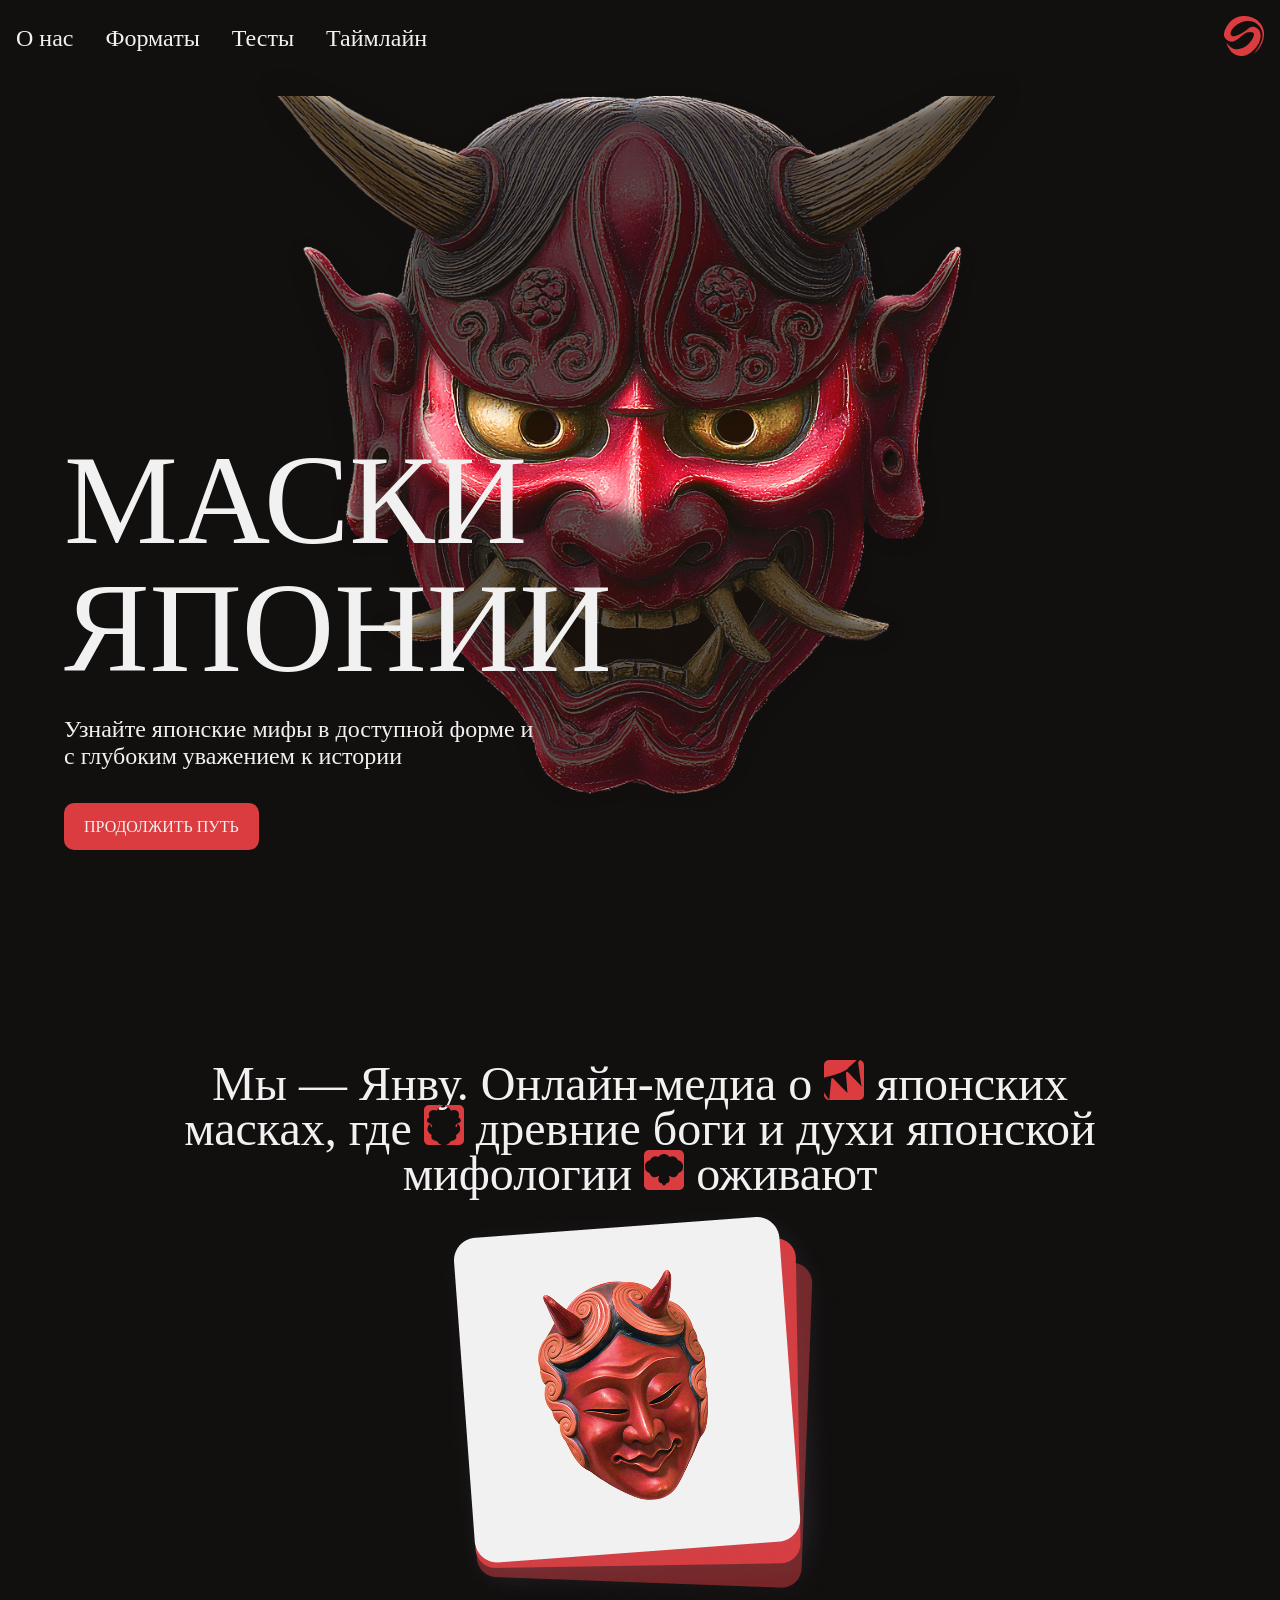
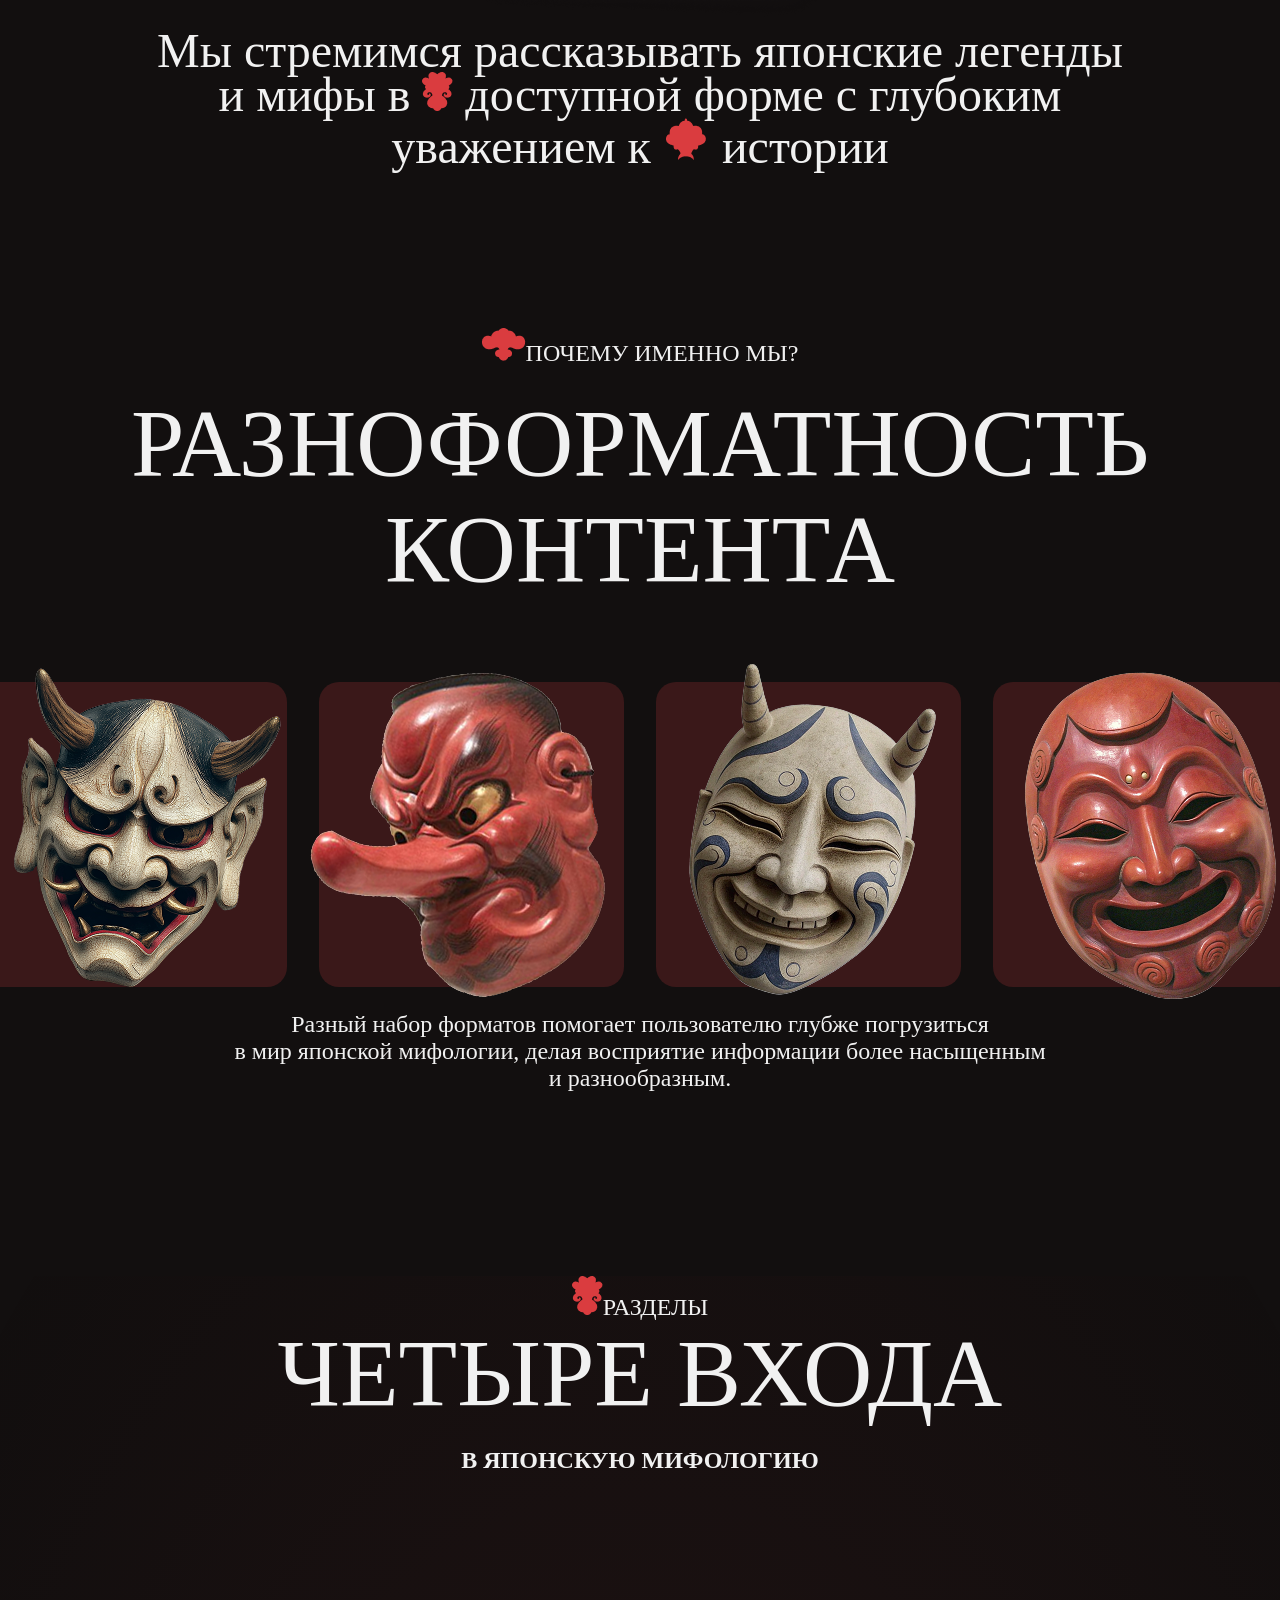
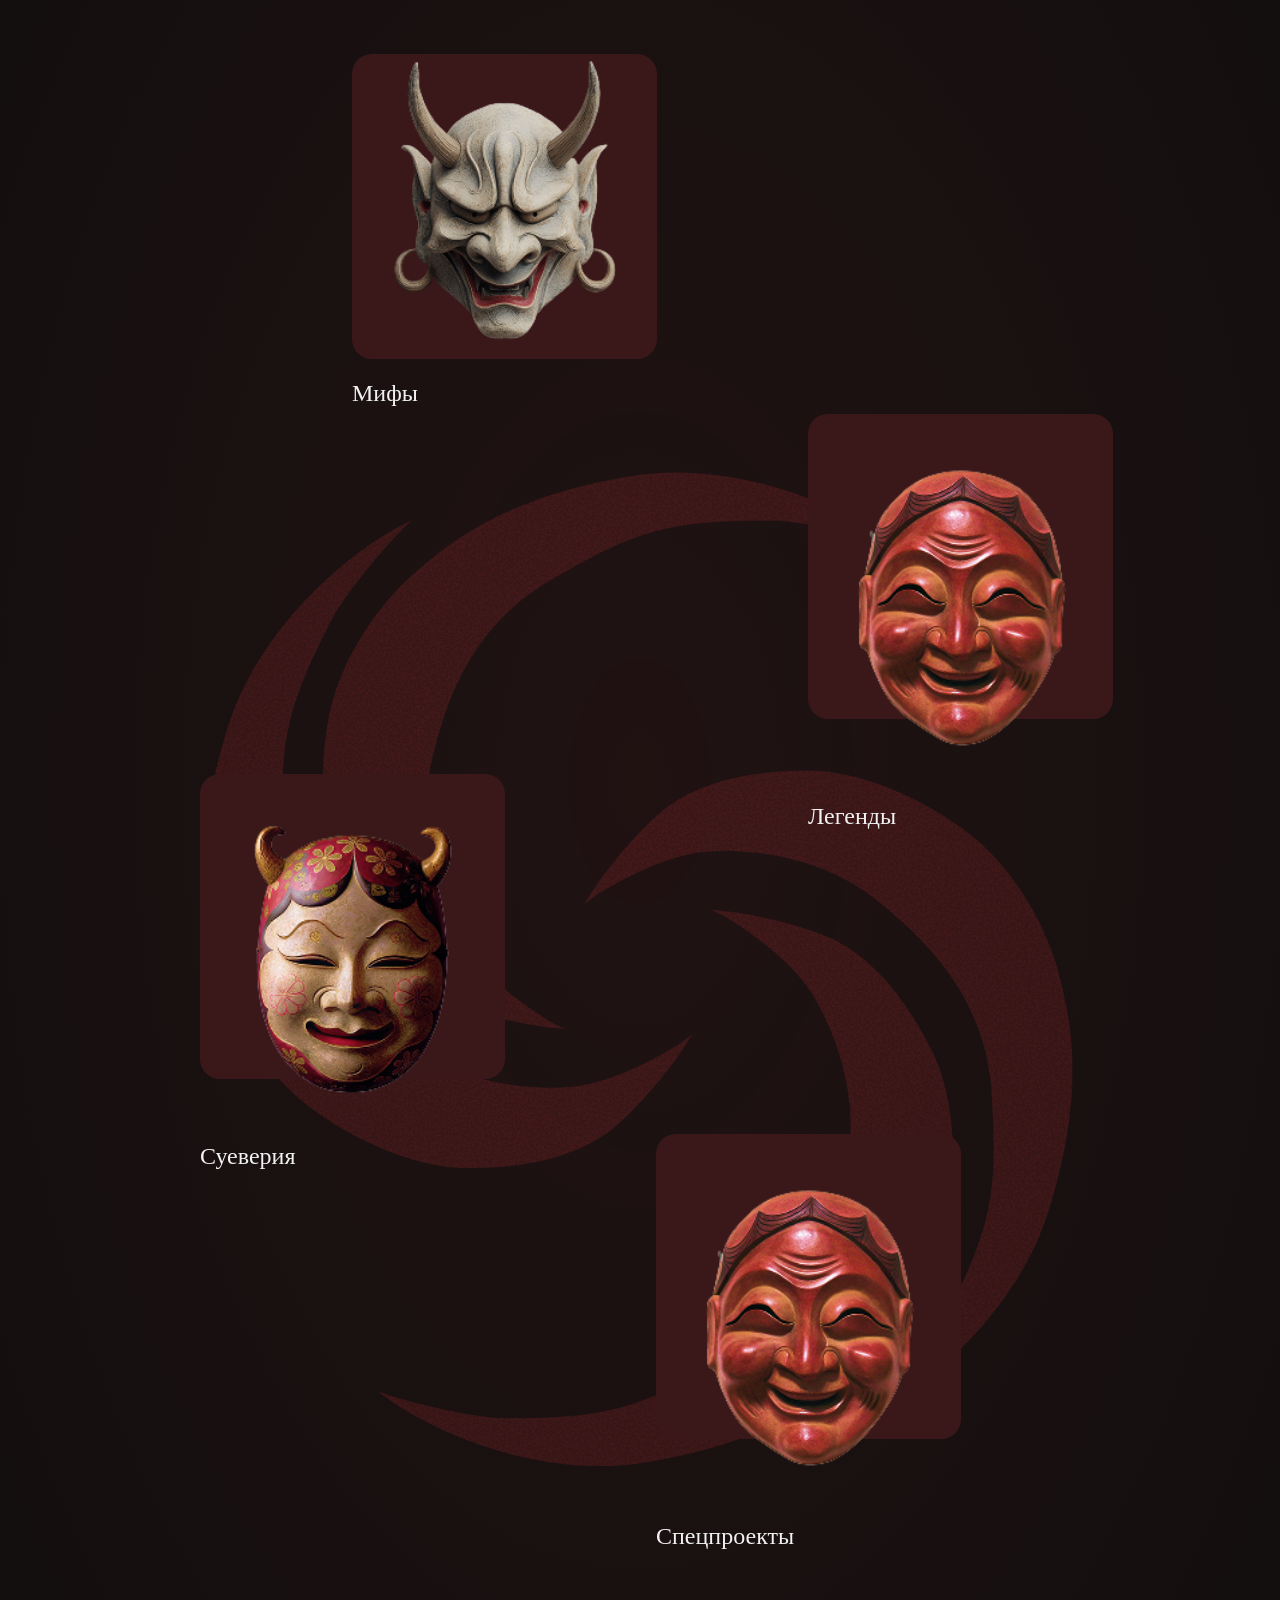
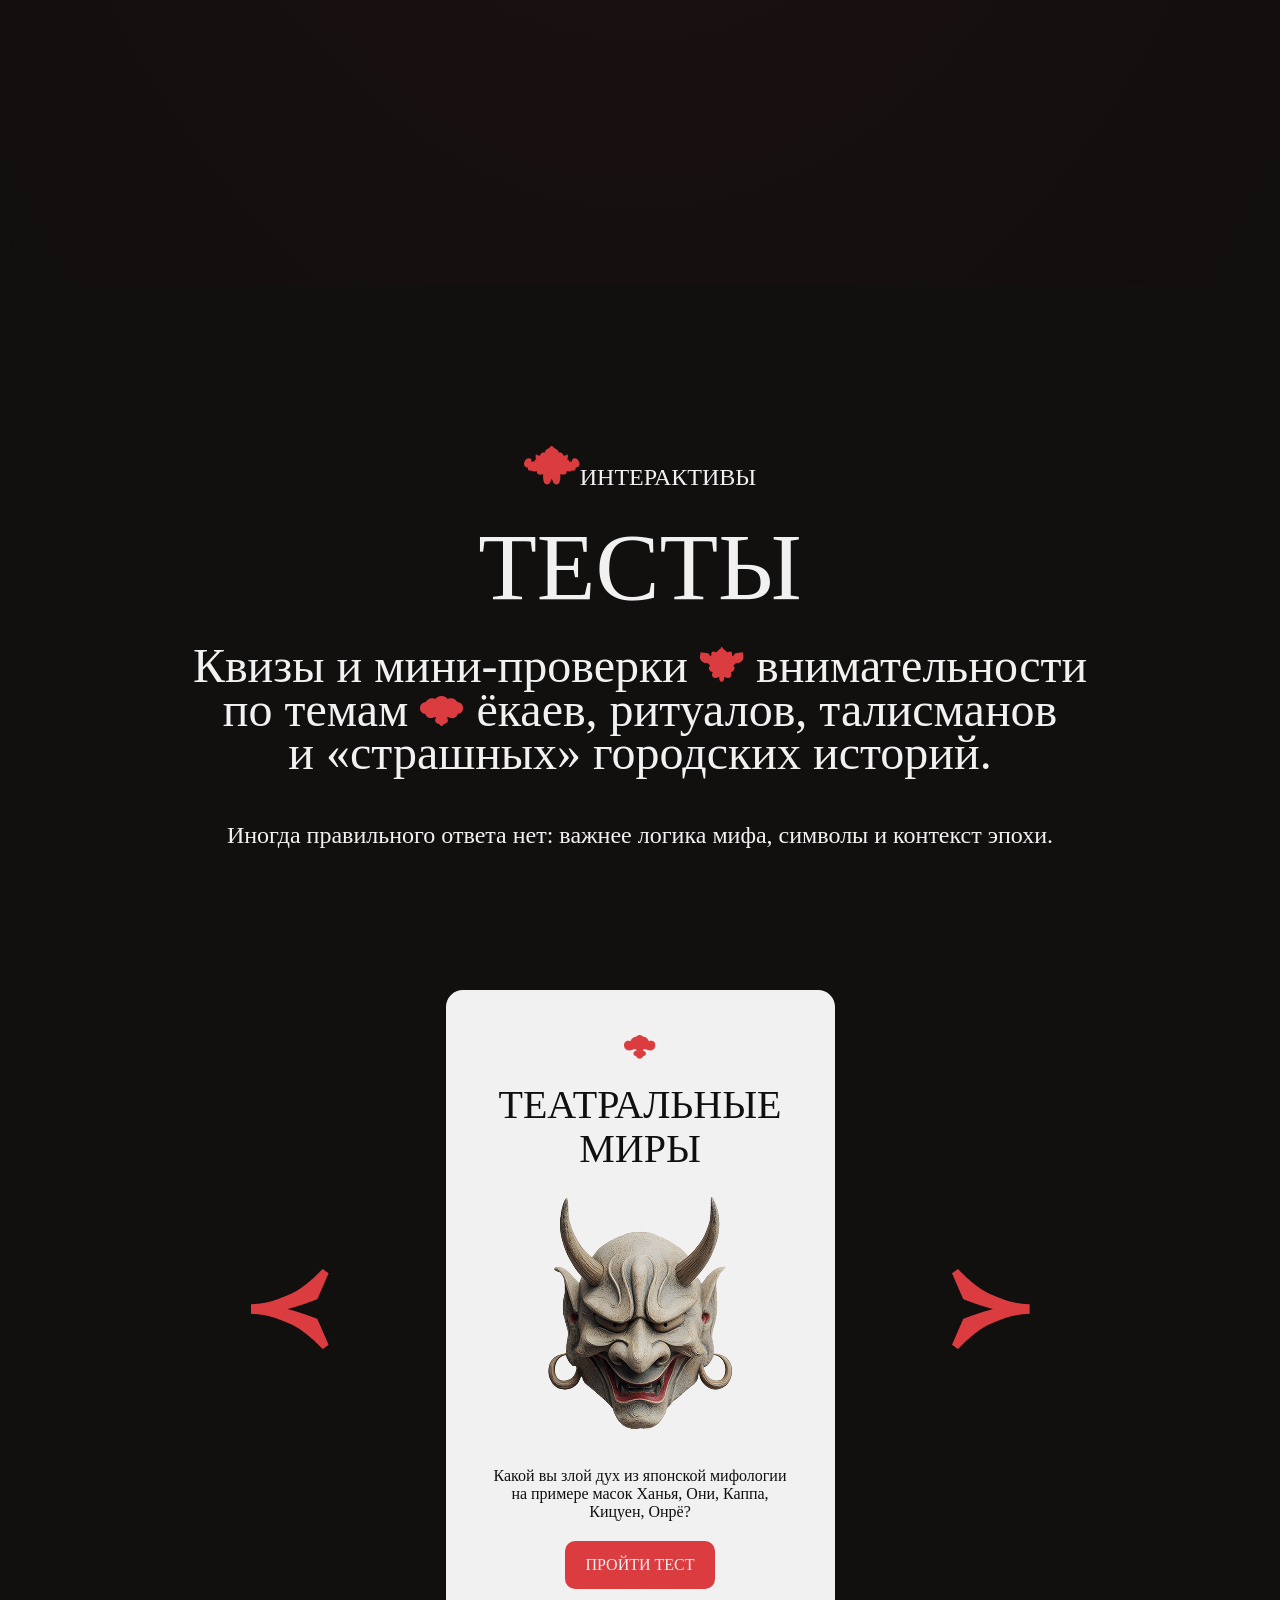
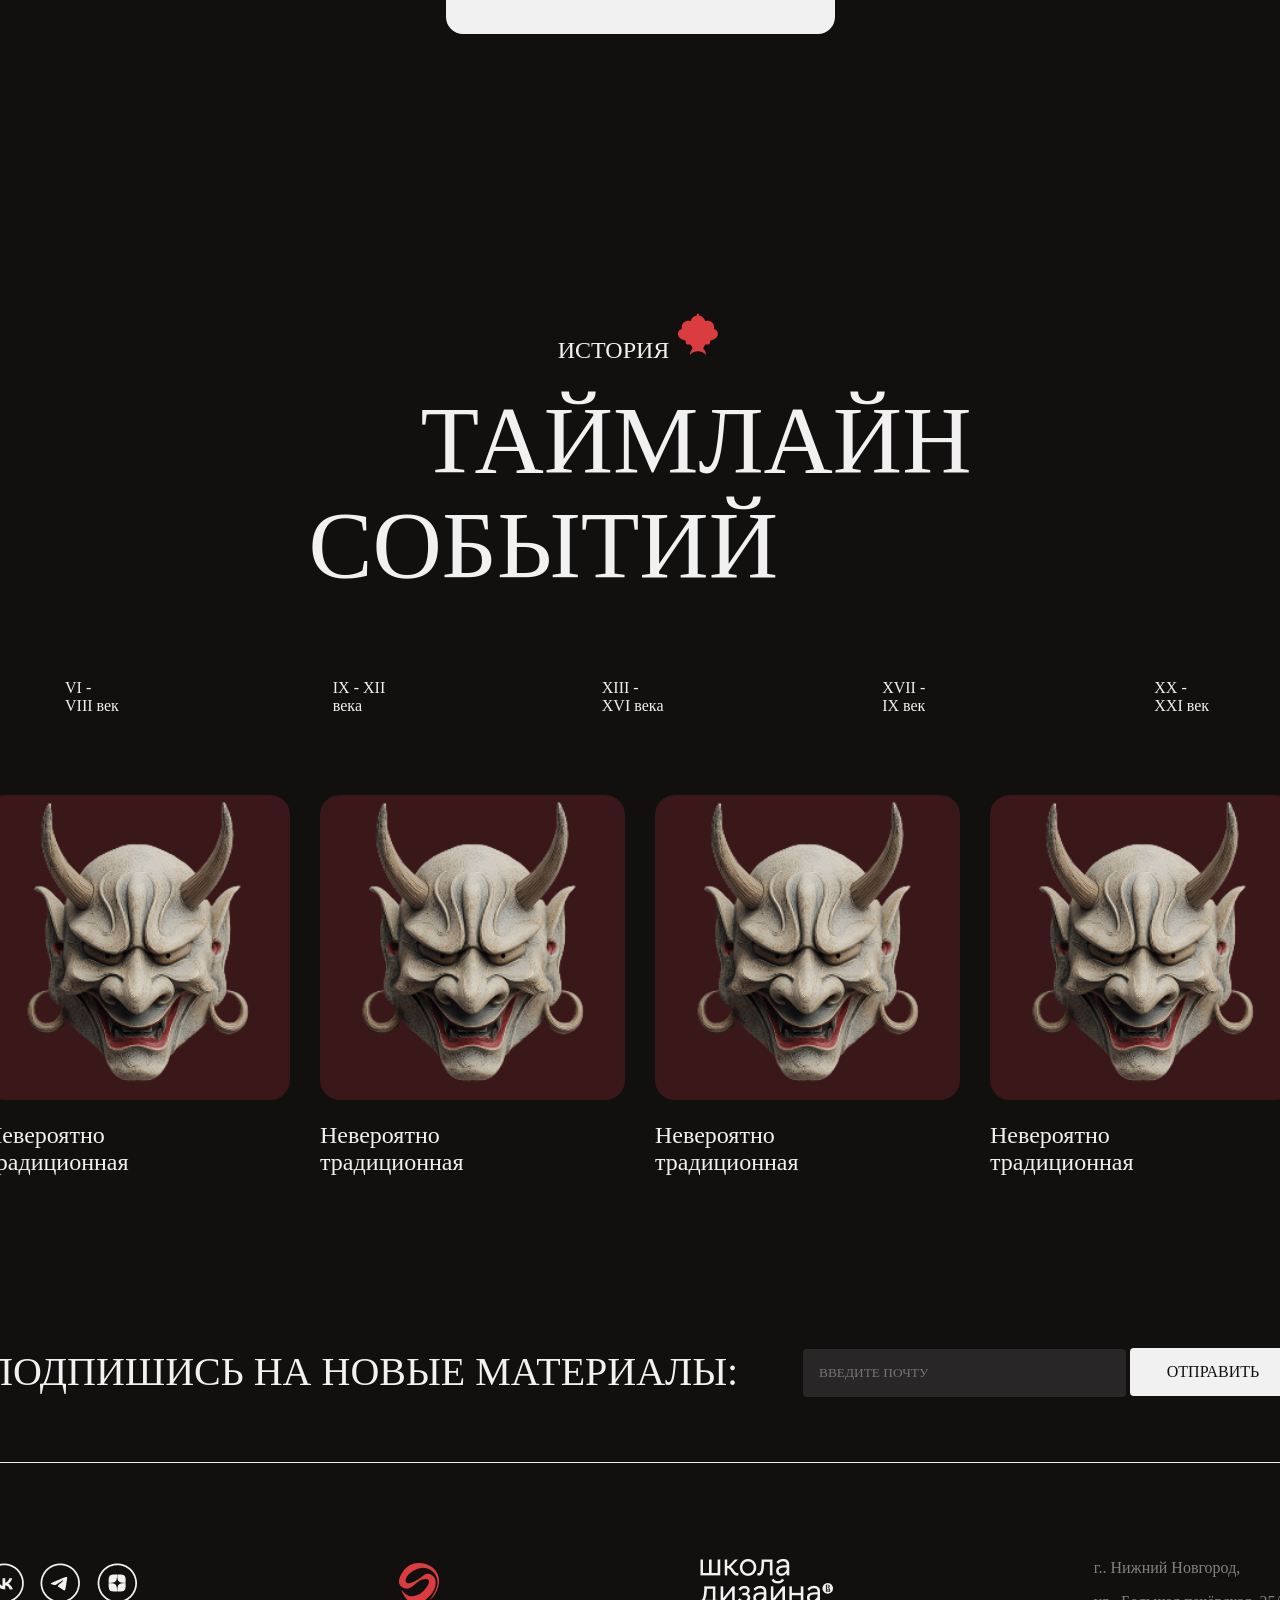
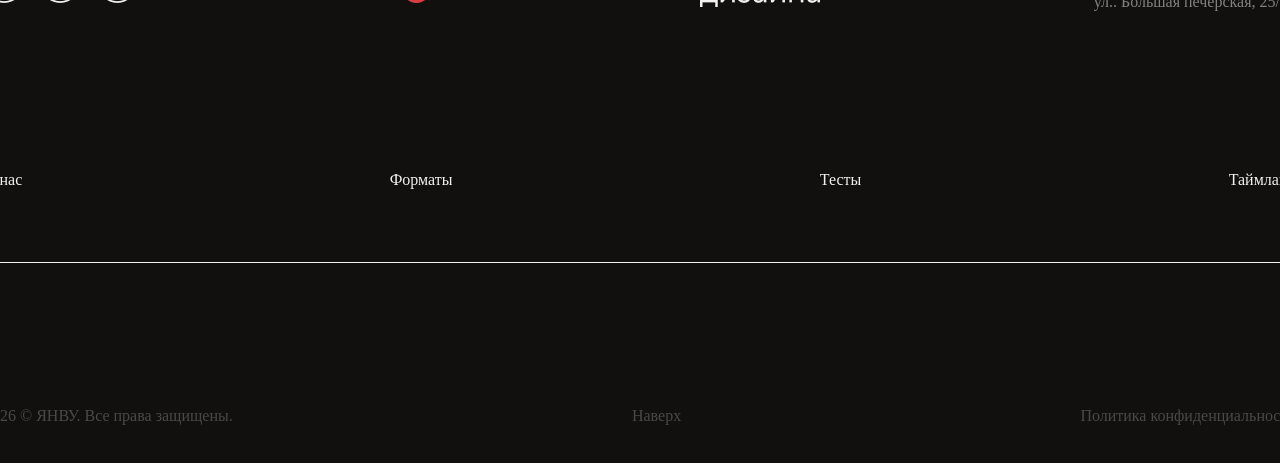
<file: index.html>
<!DOCTYPE html>
<html lang="en">
<head>
    <meta charset="UTF-8">
    <meta name="viewport" content="width=device-width, initial-scale=1">
    <title>YANWU</title>
    <link rel="stylesheet" href="style.css">
    <link rel="icon" href="images/Logo.png">
</head>

<body>
    <header class="header">
        <div class="header_inner">
            <nav>
                <a href="index.html">О нас</a>
                <div class="dropdown"><a href="#">Форматы</a>
                    <div class="dropdown-content">
                        <a  href="myths.html">Мифы</a>
                        <a  href="legends.html">Легенды</a>
                        <a  href="superstitions.html">Суеверия</a>
                        <a  href="specials.html">Спецпроекты</a>
                    </div>
                </div>
                <a href="tests.html">Тесты</a>
                <a href="timeline.html">Таймлайн</a>
            </nav>
            <div class="burger">
                <span class="bar"></span>
                <span class="bar"></span>
                <span class="bar"></span>
            </div>
            <a href="#hero"><img src="images/Logo.png"></a>
        </div>
    </header>

    <div id="hero" class="hero">
        <div class="hero_content">
            <h1 class="hero_title">МАСКИ<br>ЯПОНИИ</h1>
            <p class="hero_text">Узнайте японские мифы в доступной форме и с глубоким уважением к истории</p>
            <div class="hero_button">
                <a class="button_hero" href="#">ПРОДОЛЖИТЬ ПУТЬ</a>
            </div>
        </div>
    </div>

    <div id="about" class="about">
        <div class="about_content">
            <h5>Мы — Янву.
            Онлайн-медиа о <img class="icon_text" src="images/symbol_about.png"> японских масках, где <img class="icon_text" src="images/symbol_about_1.png"> древние боги и духи японской мифологии <img class="icon_text" src="images/symbol_about_2.png"> оживают</h5>
            <img id="aboutcard" src="images/about_card.png">
            <h5>Мы стремимся рассказывать японские легенды и мифы в <img class="icon_text" src="images/icon.png"> доступной форме с глубоким уважением к <img class="icon_text" src="images/icon_1_small.png"> истории</h5>
        </div>

    </div>

    <div id="features" class="features">
        <div class="features_content">
            <div class="features_titles">
                <h3><img src="images/icon_2.png">ПОЧЕМУ ИМЕННО МЫ?</h3>
                <h1>РАЗНОФОРМАТНОСТЬ КОНТЕНТА</h1>
            </div>
            <div class="features_cards">
                <div class="features_card_1">
                    <img src="images/features-1.png">
                    <div class="flip-card-back">
                        <p>Японская ритуальная маска возрастом 1800 летбыла обнаружена в префектуре Осака в ходе работ по расширению монорельсовой дороги в городе Хигасиосака.</p>
                    </div>
                </div>
                <div class="features_card_1">
                    <img src="images/features-2.png">
                </div>
                <div class="features_card_1">
                    <img src="images/features-3.png">
                </div>
                <div class="features_card_1">
                    <img src="images/features-4.png">
                </div>
            </div>
            <p class="features_text">Разный набор форматов помогает пользователю глубже погрузиться в мир японской мифологии, делая восприятие информации более насыщенным и разнообразным.
            </p>
        </div>
    </div>

    <div id="sections" class="sections">
        <div class="sections_content">
            <div class="sections_titles">
                <h3 class="sections_title"><img src="images/icon.png">РАЗДЕЛЫ</h3>
                <h1 class="sections_title">ЧЕТЫРЕ ВХОДА</h1>
                <h2 class="sections_title">В ЯПОНСКУЮ МИФОЛОГИЮ</h2>
            </div>
            <div class="sections_cards_wrapper">
                <div class="sections_cards">
                    <div class="card_grid_1">
                        <div class="flip-card">
                            <div class="flip-card-inner">
                                <div class="flip-card-front">
                                    <img class="tl_images" src="images/tl_mask.png">
                                    <p class="tl_shortText">Мифы</p>
                                </div>
                                <div class="flip-card-back">
                                    <p>Японская ритуальная маска возрастом 1800 летбыла обнаружена в префектуре Осака в ходе работ по расширению монорельсовой дороги в городе Хигасиосака.</p>
                                    <button><a href="myths.html">ЧИТАТЬ ПОДРОБНЕЕ</a></button>
                                </div>
                            </div>
                        </div>
                    </div>
                    <div class="card_grid_2">
                        <div class="flip-card">
                            <div class="flip-card-inner">
                                <div class="flip-card-front">
                                    <img class="tl_images" src="images/mask_3.png">
                                    <p class="tl_shortText">Легенды</p>
                                </div>
                                <div class="flip-card-back">
                                    <p>Японская ритуальная маска возрастом 1800 летбыла обнаружена в префектуре Осака в ходе работ по расширению монорельсовой дороги в городе Хигасиосака.</p>
                                    <button><a href="legends.css">ЧИТАТЬ ПОДРОБНЕЕ</a></button>
                                </div>
                            </div>
                        </div>
                    </div>
                    <div class="card_grid_3">
                        <div class="flip-card">
                            <div class="flip-card-inner">
                                <div class="flip-card-front">
                                    <img class="tl_images" src="images/mask_2.png">
                                    <p class="tl_shortText">Суеверия</p>
                                </div>
                                <div class="flip-card-back">
                                    <p>Японская ритуальная маска возрастом 1800 летбыла обнаружена в префектуре Осака в ходе работ по расширению монорельсовой дороги в городе Хигасиосака.</p>
                                    <button><a href="superstitions.html">ЧИТАТЬ ПОДРОБНЕЕ</a></button>
                                </div>
                            </div>
                        </div>
                    </div>
                    <div class="card_grid_4">
                        <div class="flip-card">
                            <div class="flip-card-inner">
                                <div class="flip-card-front">
                                    <img class="tl_images" src="images/mask_3.png">
                                    <p class="tl_shortText">Спецпроекты</p>
                                </div>
                                <div class="flip-card-back">
                                    <p>Японская ритуальная маска возрастом 1800 летбыла обнаружена в префектуре Осака в ходе работ по расширению монорельсовой дороги в городе Хигасиосака.</p>
                                    <button><a href="specials.html">ЧИТАТЬ ПОДРОБНЕЕ</a></button>
                                </div>
                            </div>
                        </div>
                    </div>
                </div>
            </div>
        </div>
    </div>

    <div id="tests" class="tests">
        <div class="tests_content">
            <div class="tests_titles">
                <h3 class="tests_title"><img src="images/icon_3.png">ИНТЕРАКТИВЫ</h3>
                <h1 class="tests_title">ТЕСТЫ</h1>
                <h5>Квизы и мини-проверки <img class="icon_text" src="images/icon_5.png"> внимательности по темам <img class="icon_text" src="images/icon_4.png"> ёкаев, ритуалов, талисманов и «страшных» городских историй.</h5>
                <p class="tests_text">Иногда правильного ответа нет: важнее логика мифа, символы и контекст эпохи.</p>
            </div>
            <div class="test_container">
                <a class="arrow" href="#"><img src="images/arrow_left.png"></a>
                <div class="tests_card">
                    <div class="tests_card_wrapper">
                        <div class="tests_card_content">
                            <div class="text_container"> <img class="card_icon" src="images/icon_2.png"> </P></div>
                            <h6>ТЕАТРАЛЬНЫЕ МИРЫ</h6>
                            <div class="image_container">
                                <img src="images/tl_mask.png" alt="">
                            </div>
                            <p>Какой вы злой дух из японской мифологии на примере масок Ханья, Они, Каппа, Кицуен, Онрё?</p>
                            <a class="button_hero" href="#">ПРОЙТИ ТЕСТ</a>
                        </div>
                    </div>
                </div>
                <a class="arrow" href="#"><img src="images/arrow_right.png"></a>
            </div>
        </div>
    </div>

    <div id="timeline" class="timeline">
        <div class="timeline_content">
            <div class="timeline_titles">
                <h3>ИСТОРИЯ <img src="images/icon_1_small.png"></h3>
                <div class="titles_box">
                    <h1 class="title_right">ТАЙМЛАЙН</h1>
                    <h1 class="title_left">СОБЫТИЙ</h1>
                </div>
            </div>
            <div class="timeline_scroll">
                <a class="age" href="#">VI  - VIII век</a>
                <a class="age" href="#">IX - XII века</a>
                <a class="age" href="#">XIII - XVI векa</a>
                <a class="age" href="#">XVII - IX век</a>
                <a class="age" href="#">XX - XXI век</a>
            </div>
            <div class="timeline_cards">
                <div class="flip-card">
                    <div class="flip-card-inner">
                        <div class="flip-card-front">
                            <img class="tl_images" src="images/tl_mask.png">
                            <p>Невероятно<br>традиционная</p>
                        </div>
                        <div class="flip-card-back">
                            <p>Японская ритуальная маска возрастом 1800 летбыла обнаружена в префектуре Осака в ходе работ по расширению монорельсовой дороги в городе Хигасиосака.</p>
                            <button><a href="#">ЧИТАТЬ ПОДРОБНЕЕ</a></button>
                        </div>
                    </div>
                </div>
                <div class="flip-card">
                    <div class="flip-card-inner">
                        <div class="flip-card-front">
                            <img class="tl_images" src="images/tl_mask.png">
                            <p>Невероятно<br>традиционная</p>
                        </div>
                        <div class="flip-card-back">
                            <p>Японская ритуальная маска возрастом 1800 летбыла обнаружена в префектуре Осака в ходе работ по расширению монорельсовой дороги в городе Хигасиосака.</p>
                            <button><a href="#">ЧИТАТЬ ПОДРОБНЕЕ</a></button>
                        </div>
                    </div>
                </div>
                <div class="flip-card">
                    <div class="flip-card-inner">
                        <div class="flip-card-front">
                            <img class="tl_images" src="images/tl_mask.png">
                            <p>Невероятно<br>традиционная</p>
                        </div>
                        <div class="flip-card-back">
                            <p>Японская ритуальная маска возрастом 1800 летбыла обнаружена в префектуре Осака в ходе работ по расширению монорельсовой дороги в городе Хигасиосака.</p>
                            <button><a href="#">ЧИТАТЬ ПОДРОБНЕЕ</a></button>
                        </div>
                    </div>
                </div>
                <div class="flip-card">
                    <div class="flip-card-inner">
                        <div class="flip-card-front">
                            <img class="tl_images" src="images/tl_mask.png">
                            <p>Невероятно<br>традиционная</p>
                        </div>
                        <div class="flip-card-back">
                            <p>Японская ритуальная маска возрастом 1800 летбыла обнаружена в префектуре Осака в ходе работ по расширению монорельсовой дороги в городе Хигасиосака.</p>
                            <button><a href="#">ЧИТАТЬ ПОДРОБНЕЕ</a></button>
                        </div>
                    </div>
                </div>
            </div>
        </div>
    </div>

    <footer class="footer">
        <div class="formBlock">
        <div class="form_content">
            <h6>ПОДПИШИСЬ НА НОВЫЕ МАТЕРИАЛЫ:</h6>
            <form id="form">
                <input type="text" placeholder="ВВЕДИТЕ ПОЧТУ" class="form_input">
                <button class="form_button">ОТПРАВИТЬ</button>
            </form>
        </div>
    </div>
        <div class="footer_content">
            <div class="footer_info">
                <div class="footer_socials">
                    <a href="#"><img src="images/vk.png"></a>
                    <a href="#"><img src="images/telegram.png"></a>
                    <a href="#"><img src="images/dzen.png"></a>
                </div>
                <a href="#"><img src="images/Logo.png"></a>
                <a href="#"><img src="images/HSE.png"></a>
                <div class="footer_container">
                    <p>г.. Нижний Новгород,</p>
                    <p>ул.. Большая печёрская, 25/12</p>
                </div>
            </div>
            <div class="footer_menu">
                <a href="#about"><p>О нас</p></a>
                <a href="#sections"><p>Форматы</p></a>
                <a href="#tests"><p>Тесты</p></a>
                <a href="#timeline"><p>Таймлайн</p></a>
            </div>
            <div class="footer_disclaimer">
                <p>2026 © ЯНВУ. Все права защищены.</p>
                <a href="#hero"><p>Наверх</p></a>
                <a href="#"><p>Политика конфиденциальности</p></a>
            </div>
        </div>
    </footer>
</body>
</html>
</file>
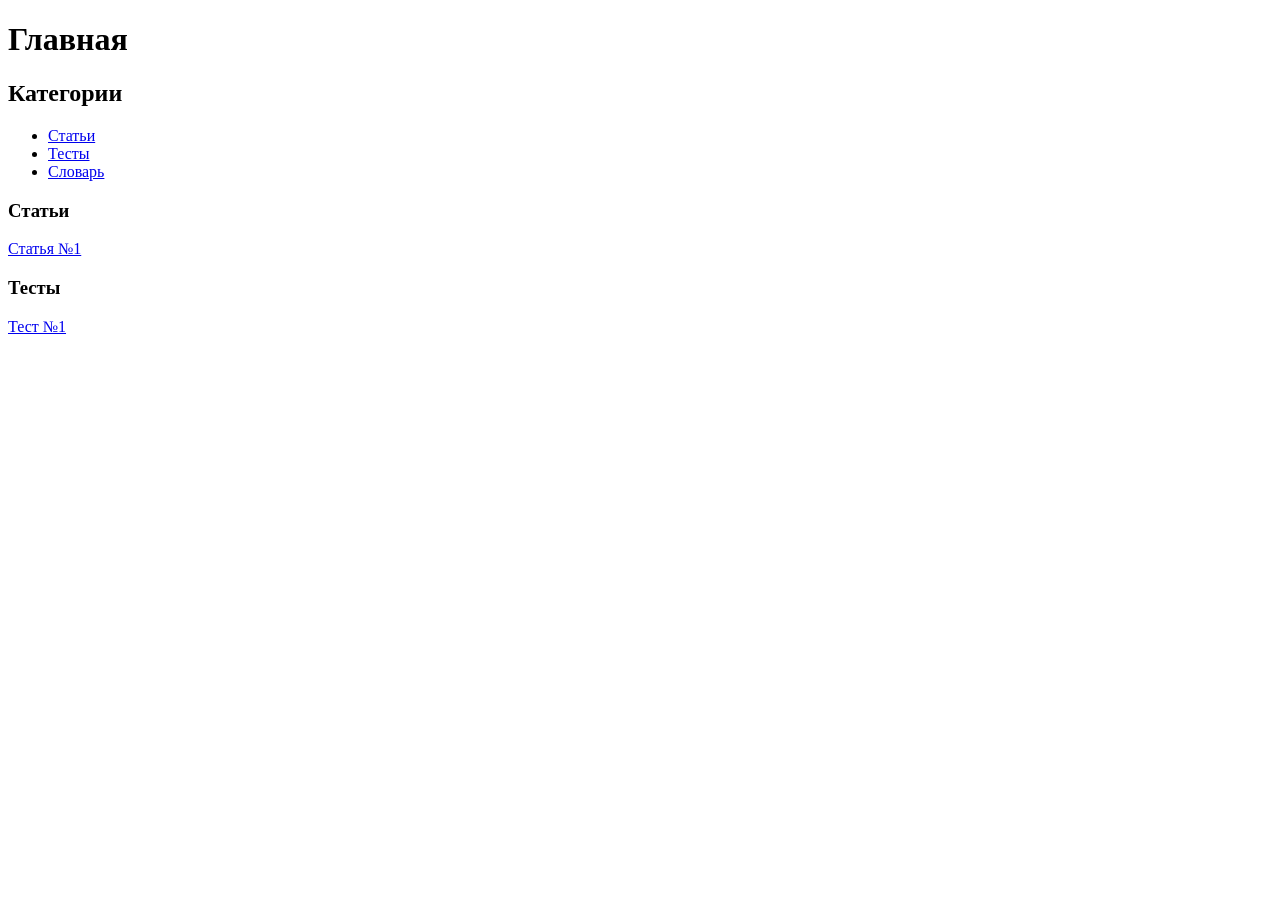
<file: src/index.html>
<!DOCTYPE html>
<html lang="ru">
  <head>
    <meta charset="UTF-8" />
    <meta name="viewport" content="width=device-width, initial-scale=1.0" />
    <title>Главная</title>
  </head>
  <body>
    <h1>Главная</h1>

    <h2>Категории</h2>
    <ul>
      <li><a href="pages/articles.html">Статьи</a></li>
      <li><a href="pages/tests.html">Тесты</a></li>
      <li><a href="pages/dictionary.html">Словарь</a></li>
    </ul>
    <h3>Статьи</h3>
    <a href="pages/articles/plants.html">Статья №1</a>
    <h3>Тесты</h3>
    <a href="pages/tests/test1.html">Тест №1</a>
  </body>
</html>
</file>
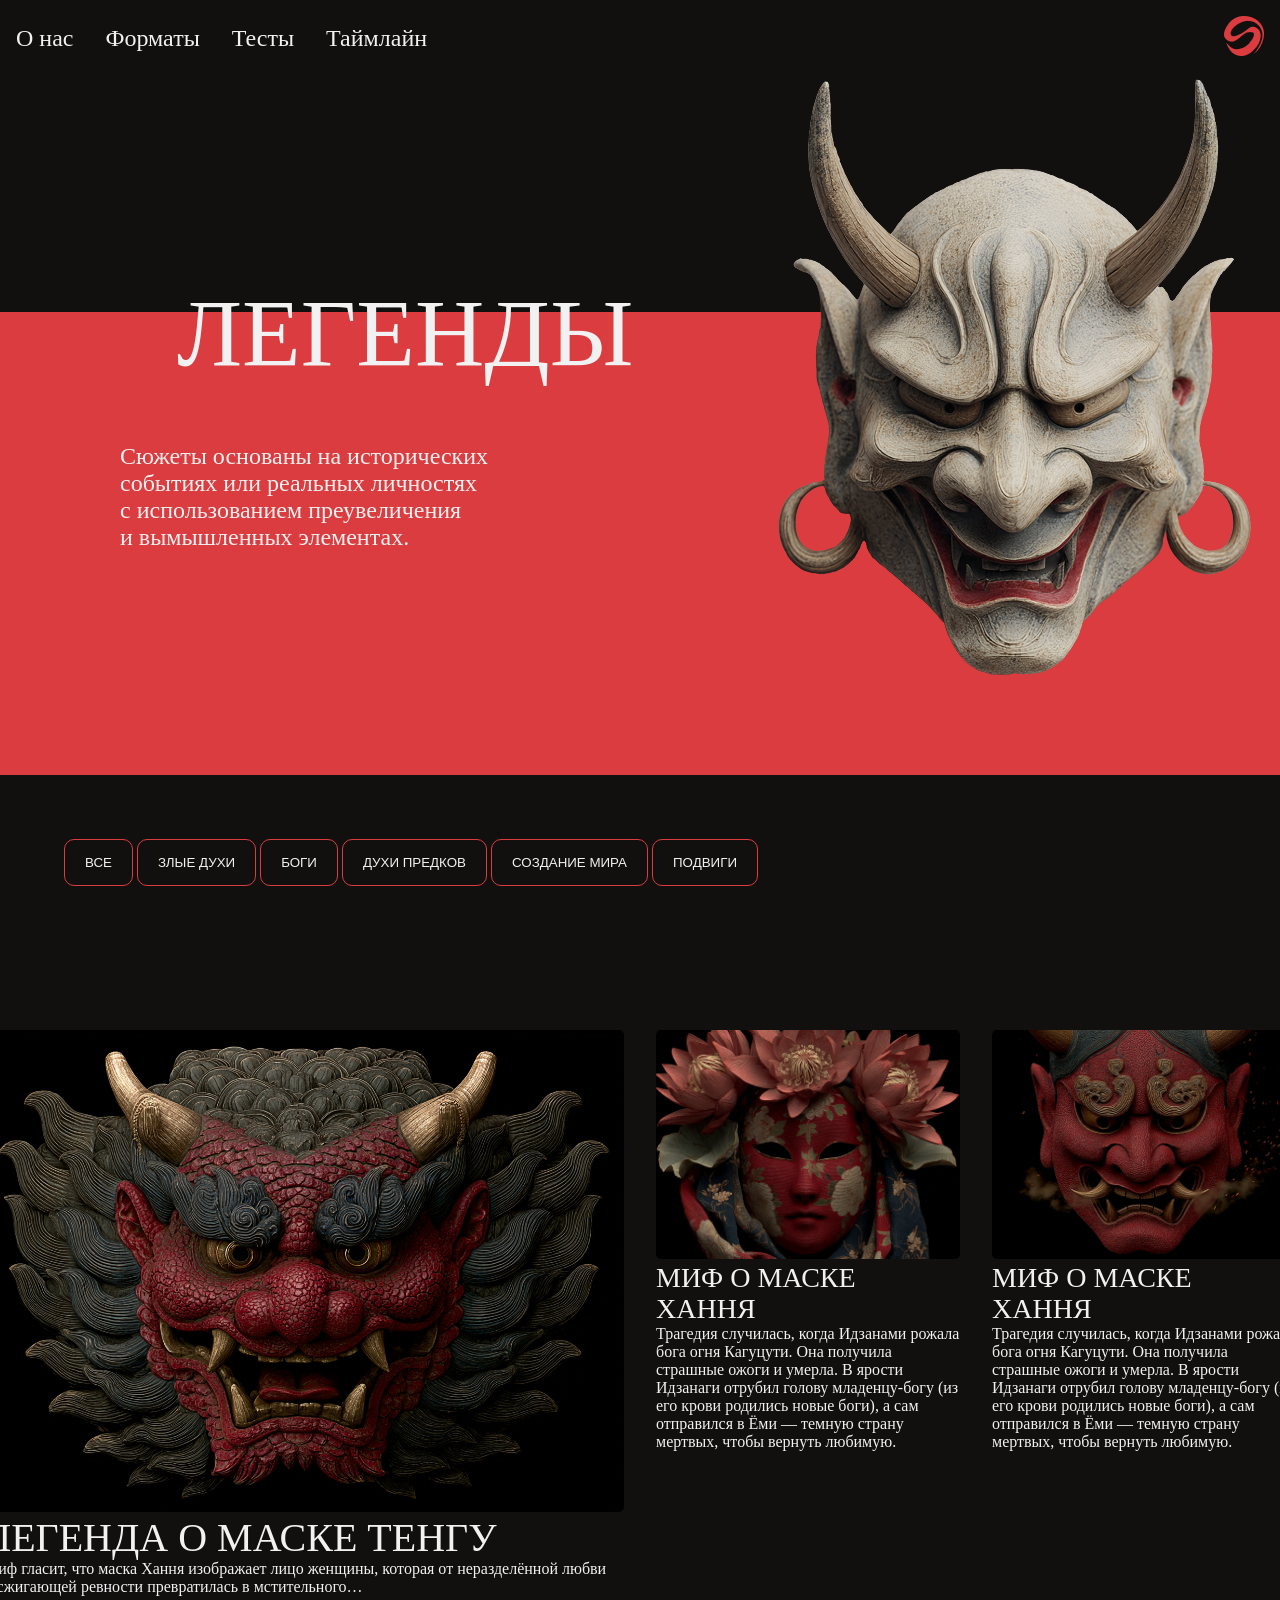
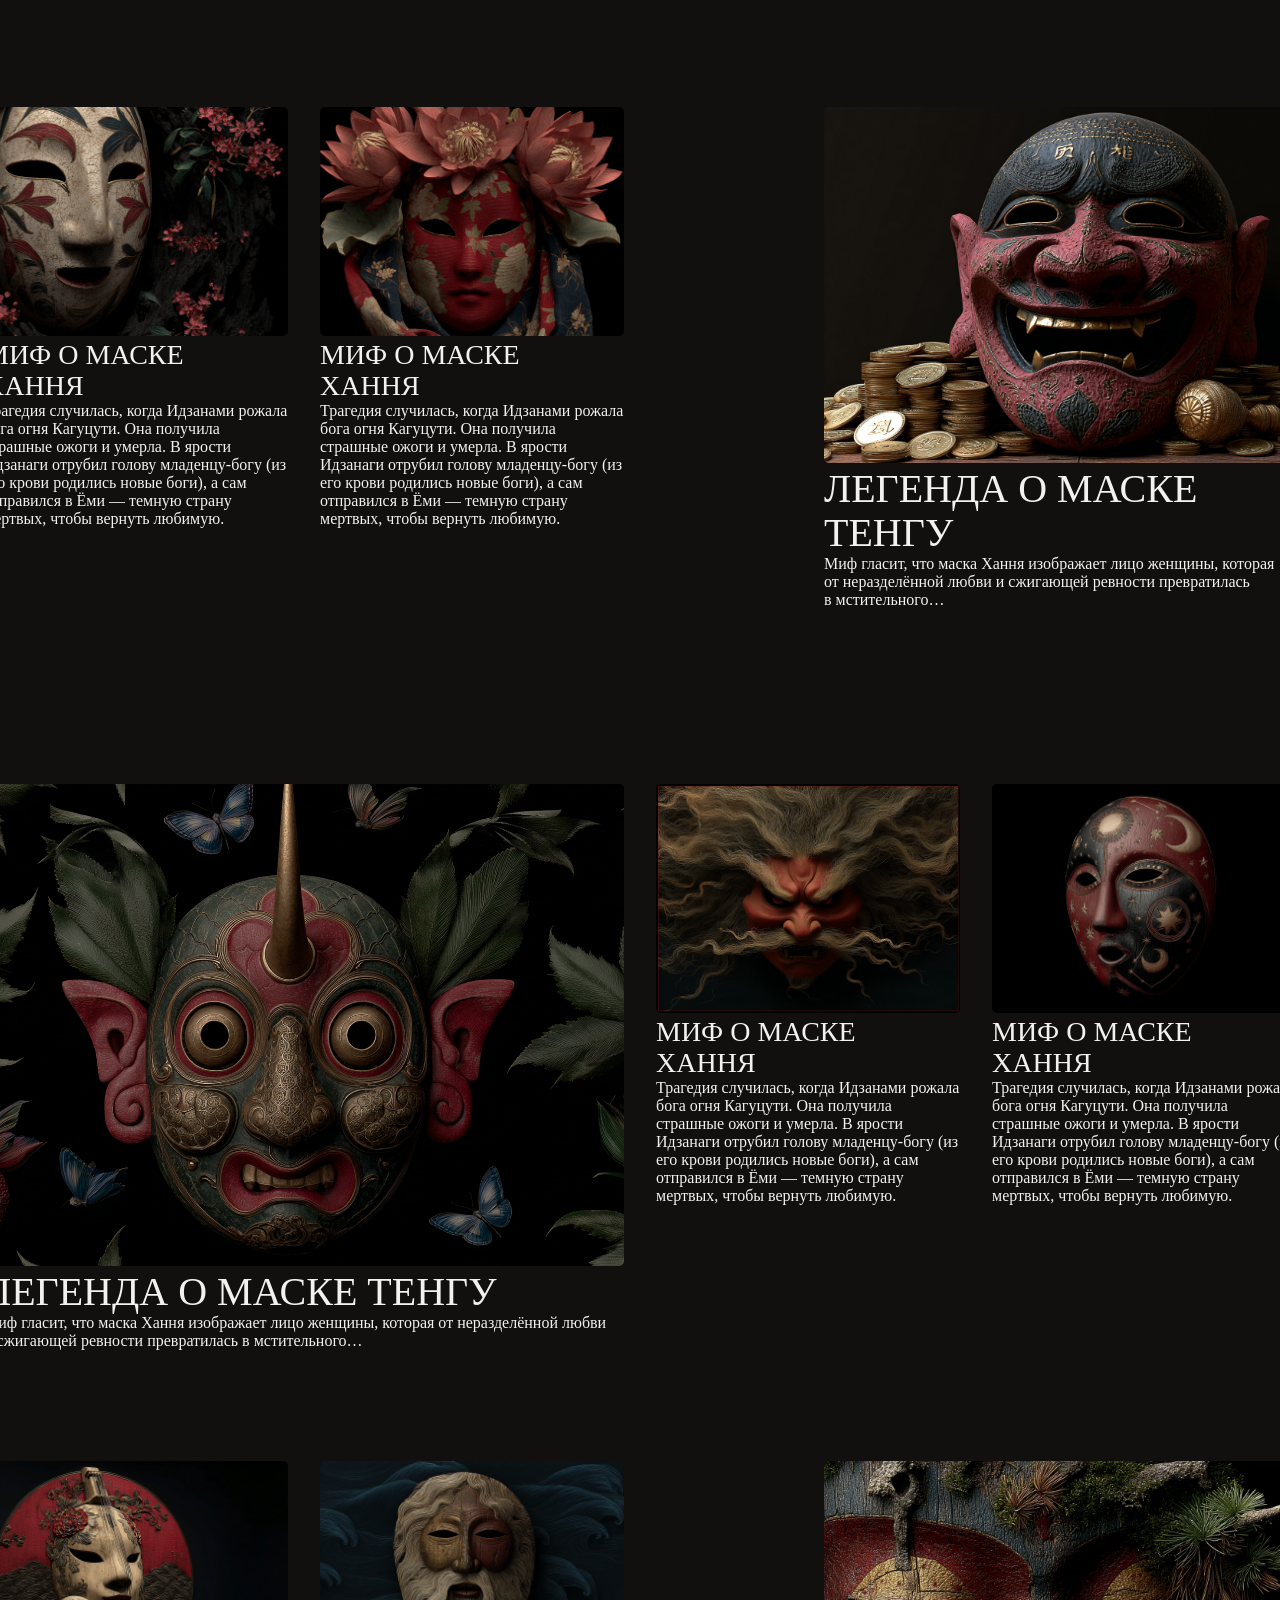
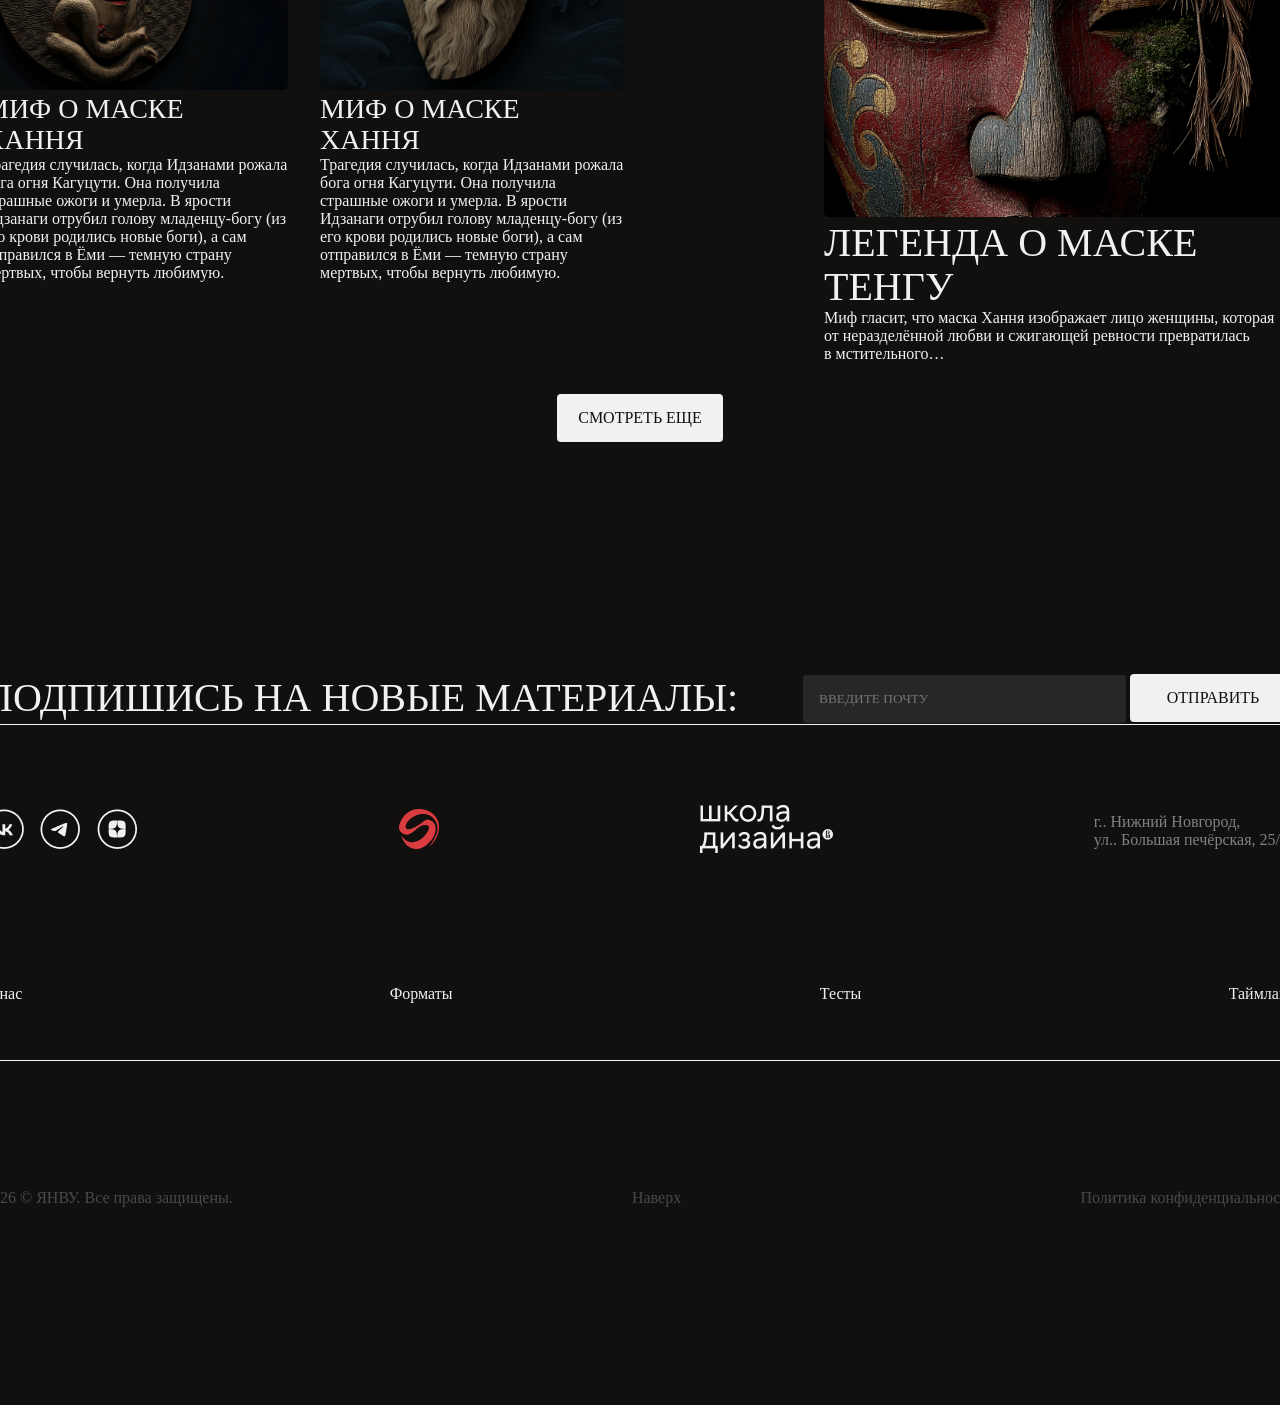
<file: legends.html>
<!DOCTYPE html>
<html lang="en">
<head>
    <meta charset="UTF-8">
    <meta name="viewport" content="width=device-width, initial-scale=1.0">
    <title>YANWU</title>
    <link rel="stylesheet" href="style_catalog.css">
    <link rel="icon" href="images/Logo.png">
    <script src="scripts.js"></script>
</head>
<body>
    <header class="header">
        <div class="header_inner">
            <nav>
                <a href="index.html">О нас</a>
                <div class="dropdown"><a href="#">Форматы</a>
                    <div class="dropdown-content">
                        <a  href="myths.html">Мифы</a>
                        <a  href="legends.html">Легенды</a>
                        <a  href="superstitions.html">Суеверия</a>
                        <a  href="specials.html">Спецпроекты</a>
                    </div>
                </div>
                <a href="tests.html">Тесты</a>
                <a href="timeline.html">Таймлайн</a>
            </nav>
            <div class="burger">
                <span class="bar"></span>
                <span class="bar"></span>
                <span class="bar"></span>
            </div>
            <a href="#hero"><img src="images/Logo.png"></a>
        </div>
    </header>

    
    <div class="banner">
        <div class="banner_content">
            <h1>ЛЕГЕНДЫ</h1>
            <p>Сюжеты основаны на исторических событиях или реальных личностях с использованием преувеличения и вымышленных элементах.</p>    
        </div>
        <img class="hero" src="images/mask_banner.png">
    </div>

    <div class="main">
        <div id="myBtnContainer">
            <button class="tag" onclick="filterSelection('all')">ВСЕ</button>
            <button class="tag" onclick="filterSelection('evilspirits')">ЗЛЫЕ ДУХИ</button>
            <button class="tag" onclick="filterSelection('gods')">БОГИ</button>
            <button class="tag" onclick="filterSelection('ancestors')">ДУХИ ПРЕДКОВ</button>
            <button class="tag" onclick="filterSelection('world')">СОЗДАНИЕ МИРА</button>
            <button class="tag" onclick="filterSelection('heroism')">ПОДВИГИ</button>
        </div>
<!--
        <div class="container">
                <div class="filterDiv evilspirits">
                    ЗЛЫЕ ДУХИ
                </div>
                <div class="filterDiv gods">
                    БОГИ
                </div>
                <div class="filterDiv ancestors">
                    ДУХИ ПРЕДКОВ
                </div>
                <div class="filterDiv world">
                    СОЗДАНИЕ МИРА
                </div>
                <div class="filterDiv heroism">
                    ПОДВИГИ
                </div>    
        </div>
    </div>
-->

    <div class="grid">
        <div class="article_two">
            <div class="tagDiv evilspirits">
                <div class="filterDiv evilspirits">
                        ЗЛЫЕ ДУХИ
                </div>
                <a href="thelegend.html"><img src="images/legends/kate_etak_Terrifying_multi-faced_snake_mask_dark_purple_smoke_2c8a1ec8-6c52-4192-95e2-ae5e83d3f5e5_1.png" ></a> 
                <h6>ЛЕГЕНДА О МАСКЕ ТЕНГУ</h6>
                <p>Миф гласит, что маска Хання изображает лицо женщины, которая от неразделённой любви и сжигающей ревности превратилась в мстительного…</p>
            </div>
        </div>
        <div class="article_one">
            <div class="filterDiv ancestors">
                    ДУХИ ПРЕДКОВ
                </div>
            <img src="images/myths/kate_etak_Beautiful_female_mask_with_a_crown_of_lotus_flowers_f240d553-3de8-4c70-9182-1aafdbbfed05_2.png">
            <h6>МИФ О МАСКЕ ХАННЯ</h6>
            <p>Трагедия случилась, когда Идзанами рожала бога огня Кагуцути.              Она получила страшные ожоги 
            и умерла. В ярости Идзанаги отрубил голову младенцу-богу 
            (из его крови родились новые боги), 
            а сам отправился в Ёми — темную страну мертвых, чтобы вернуть любимую.
            </p>
        </div>
        <div class="article_one">
            <div class="filterDiv gods">
                    БОГИ
                </div>
            <img src="images/myths/kate_etak_Fierce_red_mask_with_charcoal_textures_glowing_embe_26b57821-04e8-4a99-a25e-7db8f1f48798_2.png">
            <h6>МИФ О МАСКЕ ХАННЯ</h6>
            <p>Трагедия случилась, когда Идзанами рожала бога огня Кагуцути.              Она получила страшные ожоги 
            и умерла. В ярости Идзанаги отрубил голову младенцу-богу 
            (из его крови родились новые боги), 
            а сам отправился в Ёми — темную страну мертвых, чтобы вернуть любимую.
            </p>
        </div>
        <div class="article_one">
            <img src="images/myths/kate_etak_erene_pale_mask_with_silver_leaf_finish_moonlight_r_c103a250-3915-49f7-bad4-89a003b83c0e_0.png">
            <h6>МИФ О МАСКЕ ХАННЯ</h6>
            <p>Трагедия случилась, когда Идзанами рожала бога огня Кагуцути.              Она получила страшные ожоги 
            и умерла. В ярости Идзанаги отрубил голову младенцу-богу 
            (из его крови родились новые боги), 
            а сам отправился в Ёми — темную страну мертвых, чтобы вернуть любимую.
            </p>
        </div>
        <div class="article_one">
            <img src="images/myths/kate_etak_Beautiful_female_mask_with_a_crown_of_lotus_flowers_f240d553-3de8-4c70-9182-1aafdbbfed05_2.png">
            <h6>МИФ О МАСКЕ ХАННЯ</h6>
            <p>Трагедия случилась, когда Идзанами рожала бога огня Кагуцути.              Она получила страшные ожоги 
            и умерла. В ярости Идзанаги отрубил голову младенцу-богу 
            (из его крови родились новые боги), 
            а сам отправился в Ёми — темную страну мертвых, чтобы вернуть любимую.
            </p>
        </div>
        <div class="article_three">
            <img src="images/myths/kate_etak_Rich_dark_wood_mask_with_a_wide_grin_holding_a_gold_2d78a948-a1a2-4c62-b2a2-8b541db24058_1.png">
            <h6>ЛЕГЕНДА О МАСКЕ ТЕНГУ</h6>
            <p>Миф гласит, что маска Хання изображает лицо женщины, которая от неразделённой любви и сжигающей ревности превратилась в мстительного…</p>
        </div>
        <div class="article_two">
            <img src="images/myths/kate_etak_Ornate_mask_with_golden_scales_and_a_single_horn_my_06cd05f4-ca9a-4f4b-b4c2-39521f18fac7_3.png">
            <h6>ЛЕГЕНДА О МАСКЕ ТЕНГУ</h6>
            <p>Миф гласит, что маска Хання изображает лицо женщины, которая от неразделённой любви и сжигающей ревности превратилась в мстительного…</p>
        </div>
        <div class="article_one">
            <img src="images/myths/kate_etak_Muscle-tension_mask_with_wild_hair_stormy_clouds_an_ce27e691-5eca-4314-b72b-8f5b51a27e79_1.png">
            <h6>МИФ О МАСКЕ ХАННЯ</h6>
            <p>Трагедия случилась, когда Идзанами рожала бога огня Кагуцути.              Она получила страшные ожоги 
            и умерла. В ярости Идзанаги отрубил голову младенцу-богу 
            (из его крови родились новые боги), 
            а сам отправился в Ёми — темную страну мертвых, чтобы вернуть любимую.
            </p>
        </div>
        <div class="article_one">
            <img src="images/myths/kate_etak_Ancient_black_lacquer_mask_with_star_constellations_1a13078e-f425-4e8d-99a3-e2ded885e6a3_3.png">
            <h6>МИФ О МАСКЕ ХАННЯ</h6>
            <p>Трагедия случилась, когда Идзанами рожала бога огня Кагуцути.              Она получила страшные ожоги 
            и умерла. В ярости Идзанаги отрубил голову младенцу-богу 
            (из его крови родились новые боги), 
            а сам отправился в Ёми — темную страну мертвых, чтобы вернуть любимую.
            </p>
        </div>
        <div class="article_one">
            <img src="images/myths/kate_etak_Delicate_mask_with_a_lute_biwa_headstock_visible_wh_caf66199-3aee-457f-882c-5a6c12a25f5f_2.png">
            <h6>МИФ О МАСКЕ ХАННЯ</h6>
            <p>Трагедия случилась, когда Идзанами рожала бога огня Кагуцути.              Она получила страшные ожоги 
            и умерла. В ярости Идзанаги отрубил голову младенцу-богу 
            (из его крови родились новые боги), 
            а сам отправился в Ёми — темную страну мертвых, чтобы вернуть любимую.
            </p>
        </div>
        <div class="article_one">
            <img src="images/myths/kate_etak_Old_man_mask_with_real_white_horsehair_beard_sea_fo_6cb91488-23db-4b6c-b764-6c3ce686cd42_1.png">
            <h6>МИФ О МАСКЕ ХАННЯ</h6>
            <p>Трагедия случилась, когда Идзанами рожала бога огня Кагуцути.              Она получила страшные ожоги 
            и умерла. В ярости Идзанаги отрубил голову младенцу-богу 
            (из его крови родились новые боги), 
            а сам отправился в Ёми — темную страну мертвых, чтобы вернуть любимую.
            </p>
        </div>
        <div class="article_three">
            <img src="images/myths/kate_etak_Wooden_mask_with_moss_growing_in_the_cracks_pine_ne_d2e65852-f019-4f17-ad4f-b57f48233591_1.png">
            <h6>ЛЕГЕНДА О МАСКЕ ТЕНГУ</h6>
            <p>Миф гласит, что маска Хання изображает лицо женщины, которая от неразделённой любви и сжигающей ревности превратилась в мстительного…</p>
        </div>
    </div>

    <div class="button_container">
        <button class="form_button">СМОТРЕТЬ ЕЩЕ</button>
    </div>
    
    <footer class="footer">
        <div class="form">
        <div class="form_content">
            <h6>ПОДПИШИСЬ НА НОВЫЕ МАТЕРИАЛЫ:</h6>
            <form>
                <input type="text" placeholder="ВВЕДИТЕ ПОЧТУ" class="form_input">
                <button class="form_button">ОТПРАВИТЬ</button>
            </form>
        </div>
    </div>
        <div class="footer_content">
            <div class="footer_info">
                <div class="footer_socials">
                    <a href="#"><img src="images/vk.png"></a>
                    <a href="#"><img src="images/telegram.png"></a>
                    <a href="#"><img src="images/dzen.png"></a>
                </div>
                <a href="#"><img src="images/Logo.png"></a>
                <a href="#"><img src="images/HSE.png"></a>
                <div class="footer_container">
                    <p>г.. Нижний Новгород,</p>
                    <p>ул.. Большая печёрская, 25/12</p>
                </div>
            </div>
            <div class="footer_menu">
                <a href="#about"><p>О нас</p></a>
                <a href="#sections"><p>Форматы</p></a>
                <a href="#tests"><p>Тесты</p></a>
                <a href="#timeline"><p>Таймлайн</p></a>
            </div>
            <div class="footer_disclaimer">
                <p>2026 © ЯНВУ. Все права защищены.</p>
                <a href="#hero"><p>Наверх</p></a>
                <a href="#"><p>Политика конфиденциальности</p></a>
            </div>
        </div>
    </footer>
</body>
</html>
</file>
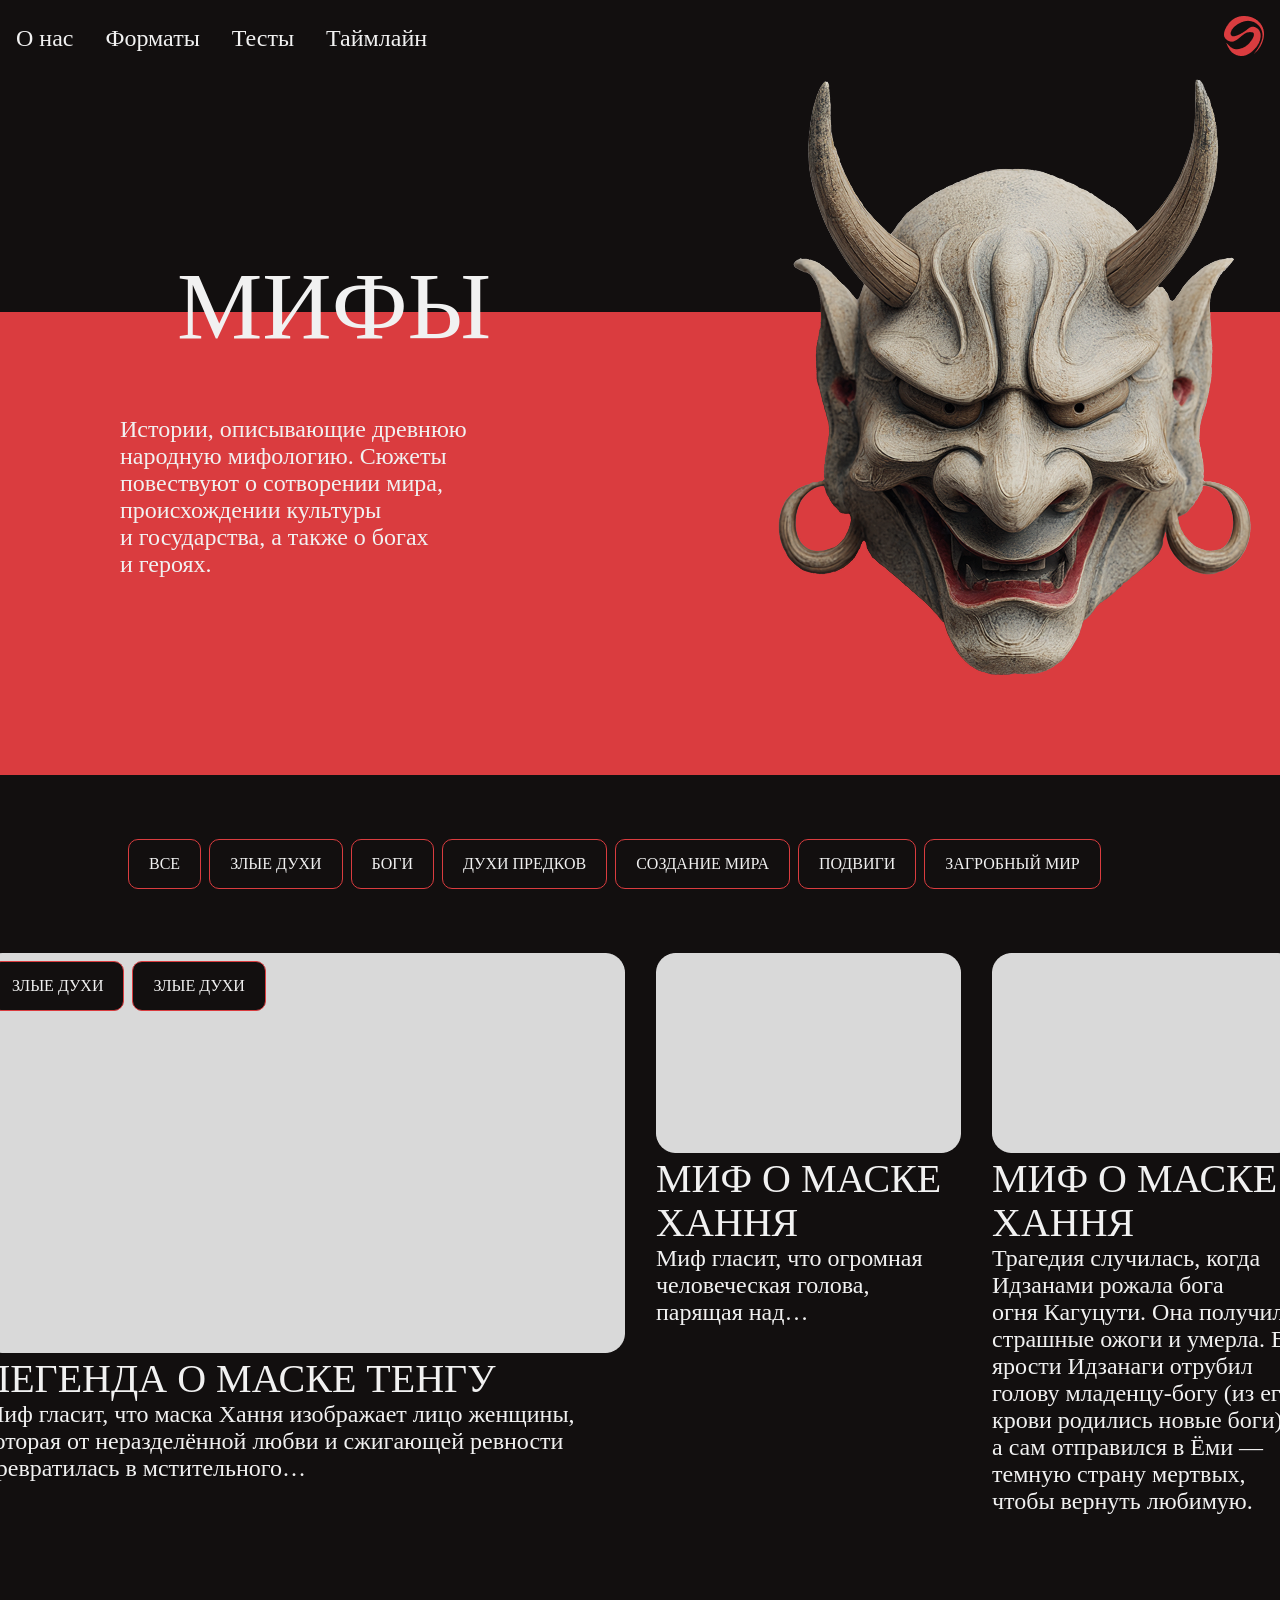
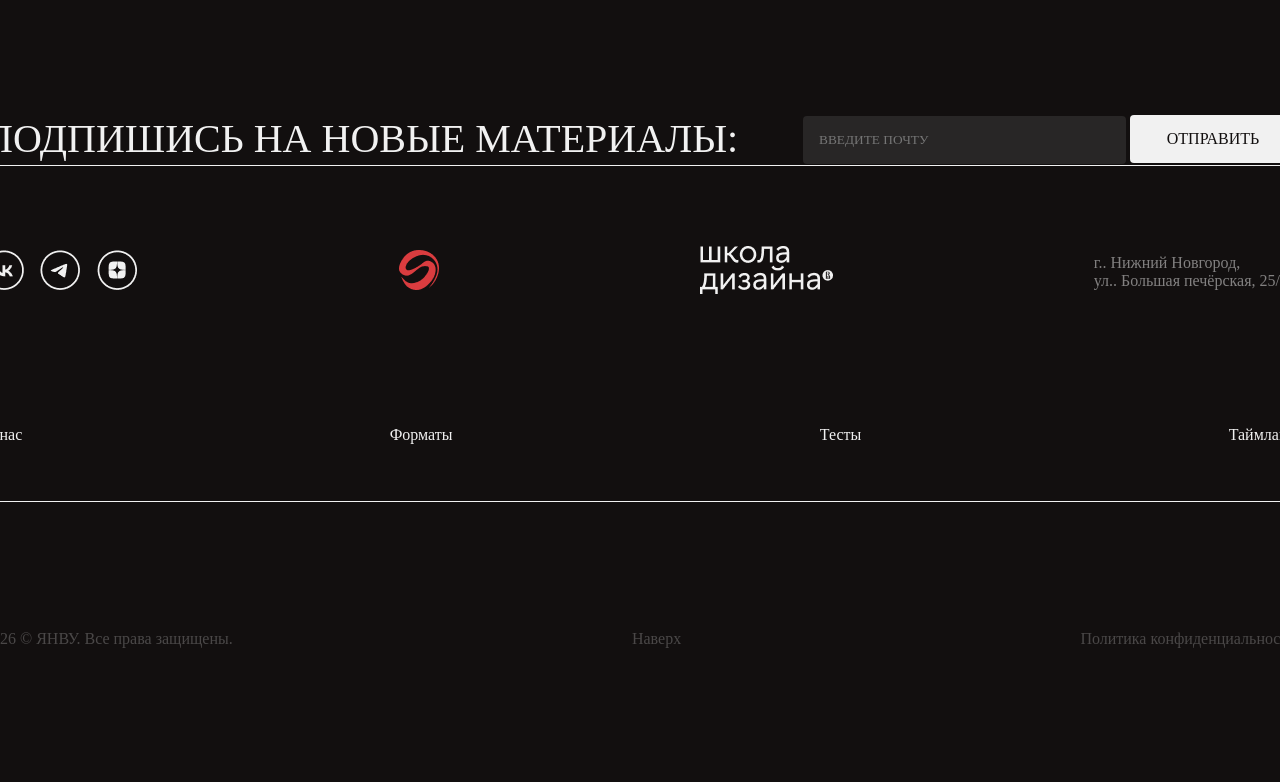
<file: myths.html>
<!DOCTYPE html>
<html lang="en">
<head>
    <meta charset="UTF-8">
    <meta name="viewport" content="width=device-width, initial-scale=1.0">
    <title>YANWU</title>
    <link rel="stylesheet" href="style_catalog.css">
    <link rel="icon" href="images/Logo.png">
</head>
<body>
    <header class="header">
        <div class="header_inner">
            <nav>
                <a href="index.html">О нас</a>
                <div class="dropdown"><a href="#">Форматы</a>
                    <div class="dropdown-content">
                        <a  href="legends.html">Мифы</a>
                        <a  href="myths.html">Легенды</a>
                        <a  href="superstitions.html">Суеверия</a>
                        <a  href="specials.html">Спецпроекты</a>
                    </div>
                </div>
                <a href="tests.html">Тесты</a>
                <a href="timeline.html">Таймлайн</a>
            </nav>
            <div class="burger">
                <span class="bar"></span>
                <span class="bar"></span>
                <span class="bar"></span>
            </div>
            <a href="#hero"><img src="images/Logo.png"></a>
        </div>
    </header>

    
    <div class="banner">
        <div class="banner_content">
            <h1>МИФЫ</h1>
            <p>Истории, описывающие древнюю народную мифологию. Сюжеты повествуют о сотворении мира, происхождении культуры и государства, а также о богах и героях.</p>    
        </div>
        <img class="hero" src="images/mask_banner.png">
    </div>

    <div class="main">
        <div class="tags">
            <div class="tags_container">
                <a class="tag" href="#">ВСЕ</a>
                <a class="tag" href="#">ЗЛЫЕ ДУХИ</a>
                <a class="tag" href="#">БОГИ</a>
                <a class="tag" href="#">ДУХИ ПРЕДКОВ</a>
                <a class="tag" href="#">СОЗДАНИЕ МИРА</a>
                <a class="tag" href="#">ПОДВИГИ</a>
                <a class="tag" href="#">ЗАГРОБНЫЙ МИР</a>
            </div>
        </div>

        <div class="articles">
            <div class="articles_container">
                <div class="article_p">
                    <div class="tag_applyed_container">
                        <a class="tag_applyed" href="#">ЗЛЫЕ ДУХИ</a>
                        <a class="tag_applyed" href="#">ЗЛЫЕ ДУХИ</a>
                    </div>
                    <img src="images/legend_1.png">
                    <h6>ЛЕГЕНДА О МАСКЕ ТЕНГУ</h6>
                    <p>Миф гласит, что маска Хання изображает лицо женщины, которая от неразделённой любви и сжигающей ревности превратилась в мстительного…</p>
                </div>
                <article>
                    <img src="images/legend_2.png">
                    <h6>МИФ О МАСКЕ ХАННЯ</h6>
                    <p>Миф гласит, что огромная человеческая голова, парящая над…</p>
                </article>
                <article>
                    <img src="images/legend_2.png">
                    <h6>МИФ О МАСКЕ ХАННЯ</h6>
                    <p>Трагедия случилась, когда Идзанами рожала бога огня Кагуцути.              Она получила страшные ожоги 
                    и умерла. В ярости Идзанаги отрубил голову младенцу-богу 
                    (из его крови родились новые боги), 
                    а сам отправился в Ёми — темную страну мертвых, чтобы вернуть любимую.
                    </p>
                </article>
            </div>
        </div>
    </div>

    

    <footer class="footer">
        <div class="form">
        <div class="form_content">
            <h6>ПОДПИШИСЬ НА НОВЫЕ МАТЕРИАЛЫ:</h6>
            <form>
                <input type="text" placeholder="ВВЕДИТЕ ПОЧТУ" class="form_input">
                <button class="form_button">ОТПРАВИТЬ</button>
            </form>
        </div>
    </div>
        <div class="footer_content">
            <div class="footer_info">
                <div class="footer_socials">
                    <a href="#"><img src="images/vk.png"></a>
                    <a href="#"><img src="images/telegram.png"></a>
                    <a href="#"><img src="images/dzen.png"></a>
                </div>
                <a href="#"><img src="images/Logo.png"></a>
                <a href="#"><img src="images/HSE.png"></a>
                <div class="footer_container">
                    <p>г.. Нижний Новгород,</p>
                    <p>ул.. Большая печёрская, 25/12</p>
                </div>
            </div>
            <div class="footer_menu">
                <a href="#about"><p>О нас</p></a>
                <a href="#sections"><p>Форматы</p></a>
                <a href="#tests"><p>Тесты</p></a>
                <a href="#timeline"><p>Таймлайн</p></a>
            </div>
            <div class="footer_disclaimer">
                <p>2026 © ЯНВУ. Все права защищены.</p>
                <a href="#hero"><p>Наверх</p></a>
                <a href="#"><p>Политика конфиденциальности</p></a>
            </div>
        </div>
    </footer>
</body>
</html>
</file>
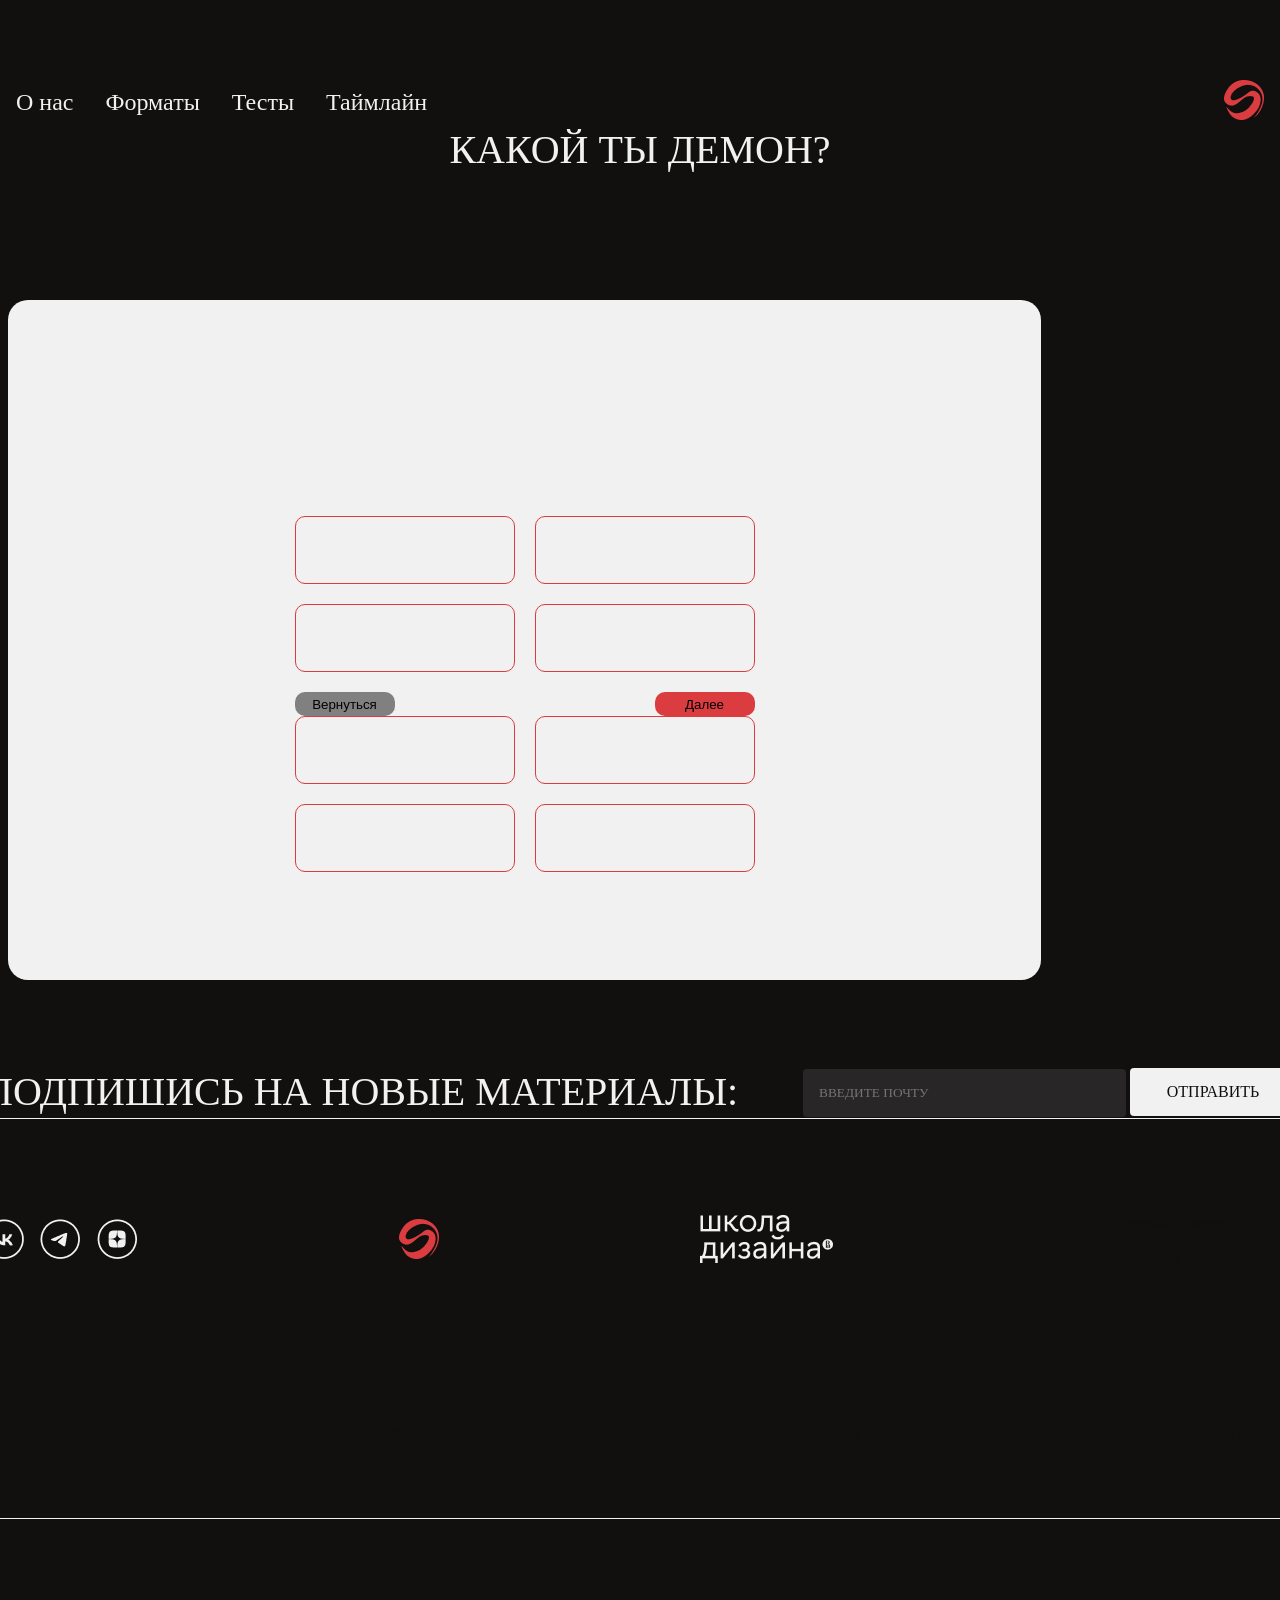
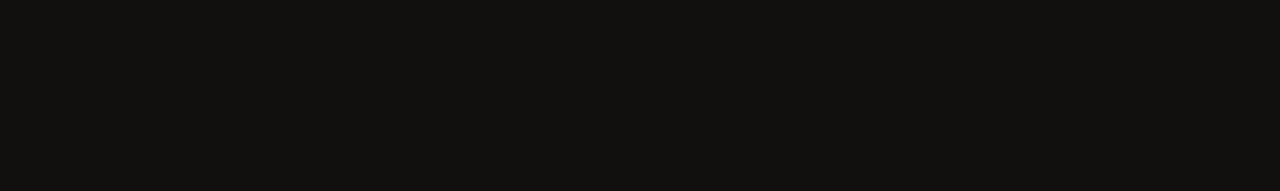
<file: quiz.html>
<!DOCTYPE html>
<html lang="en">
<head>
    <meta charset="UTF-8">
    <meta name="viewport" content="width=device-width, initial-scale=1.0">
    <title>Document</title>
    <link rel="stylesheet" href="tests.css">
    <link rel="icon" href="images/Logo.png">
</head>
<body>

    <header class="header">
        <div class="header_inner">
            <nav>
                <a href="index.html">О нас</a>
                <div class="dropdown"><a href="#">Форматы</a>
                    <div class="dropdown-content">
                        <a  href="myths.html">Мифы</a>
                        <a  href="legends.html">Легенды</a>
                        <a  href="superstitions.html">Суеверия</a>
                        <a  href="specials.html">Спецпроекты</a>
                    </div>
                </div>
                <a href="tests.html">Тесты</a>
                <a href="timeline.html">Таймлайн</a>
            </nav>
            <div class="burger">
                <span class="bar"></span>
                <span class="bar"></span>
                <span class="bar"></span>
            </div>
            <a href="#hero"><img src="images/Logo.png"></a>
        </div>
    </header>

    <div class="hero">
        <h1>КАКОЙ ТЫ ДЕМОН?</h1>
    </div>

    <div class="quiz">
        <div class= "warning" hidden>
            <h1>В ЭТОМ ТЕСТЕ ПОКА НЕТ ВОПРОСОВ...</h1>
        </div>
        
        <div class="quiz_content">
            <div class="quiz_total">
                
            </div>

            <div class="question">
                <p></p>
            </div>

            

                <form action="#" id = "form">
                    <div id="div1" class="opinions">
                        <button class="quiz_option"></button>
                        <button class="quiz_option"></button>
                        <button class="quiz_option"></button>
                        <button class="quiz_option"></button>
                        <input type="submit" value="Вернуться" id="Back" >
                        <input type="submit" value="Далее" id="Back" class="input_right">  
                    </div>
                    <div id="div2" class="opinions"hidden>
                        <button class="quiz_option"></button>
                        <button class="quiz_option"></button>
                        <button class="quiz_option"></button>
                        <button class="quiz_option"></button>
                    </div>
                </form>
        </div>
    </div>

    <div class="result">

    </div>

    <script type="text/javascript" src="scripts.js"></script> 

    <footer class="footer">
        <div class="form">
        <div class="form_content">
            <h6>ПОДПИШИСЬ НА НОВЫЕ МАТЕРИАЛЫ:</h6>
            <form>
                <input type="text" placeholder="ВВЕДИТЕ ПОЧТУ" class="form_input">
                <button class="form_button">ОТПРАВИТЬ</button>
            </form>
        </div>
    </div>
        <div class="footer_content">
            <div class="footer_info">
                <div class="footer_socials">
                    <a href="#"><img src="images/vk.png"></a>
                    <a href="#"><img src="images/telegram.png"></a>
                    <a href="#"><img src="images/dzen.png"></a>
                </div>
                <a href="#"><img src="images/Logo.png"></a>
                <a href="#"><img src="images/HSE.png"></a>
                <div class="footer_container">
                    <p>г.. Нижний Новгород,</p>
                    <p>ул.. Большая печёрская, 25/12</p>
                </div>
            </div>
            <div class="footer_menu">
                <a href="#about"><p>О нас</p></a>
                <a href="#sections"><p>Форматы</p></a>
                <a href="#tests"><p>Тесты</p></a>
                <a href="#timeline"><p>Таймлайн</p></a>
            </div>
            <div class="footer_disclaimer">
                <p>2026 © ЯНВУ. Все права защищены.</p>
                <a href="#hero"><p>Наверх</p></a>
                <a href="#"><p>Политика конфиденциальности</p></a>
            </div>
        </div>
    </footer>
</body>
</html>
</file>
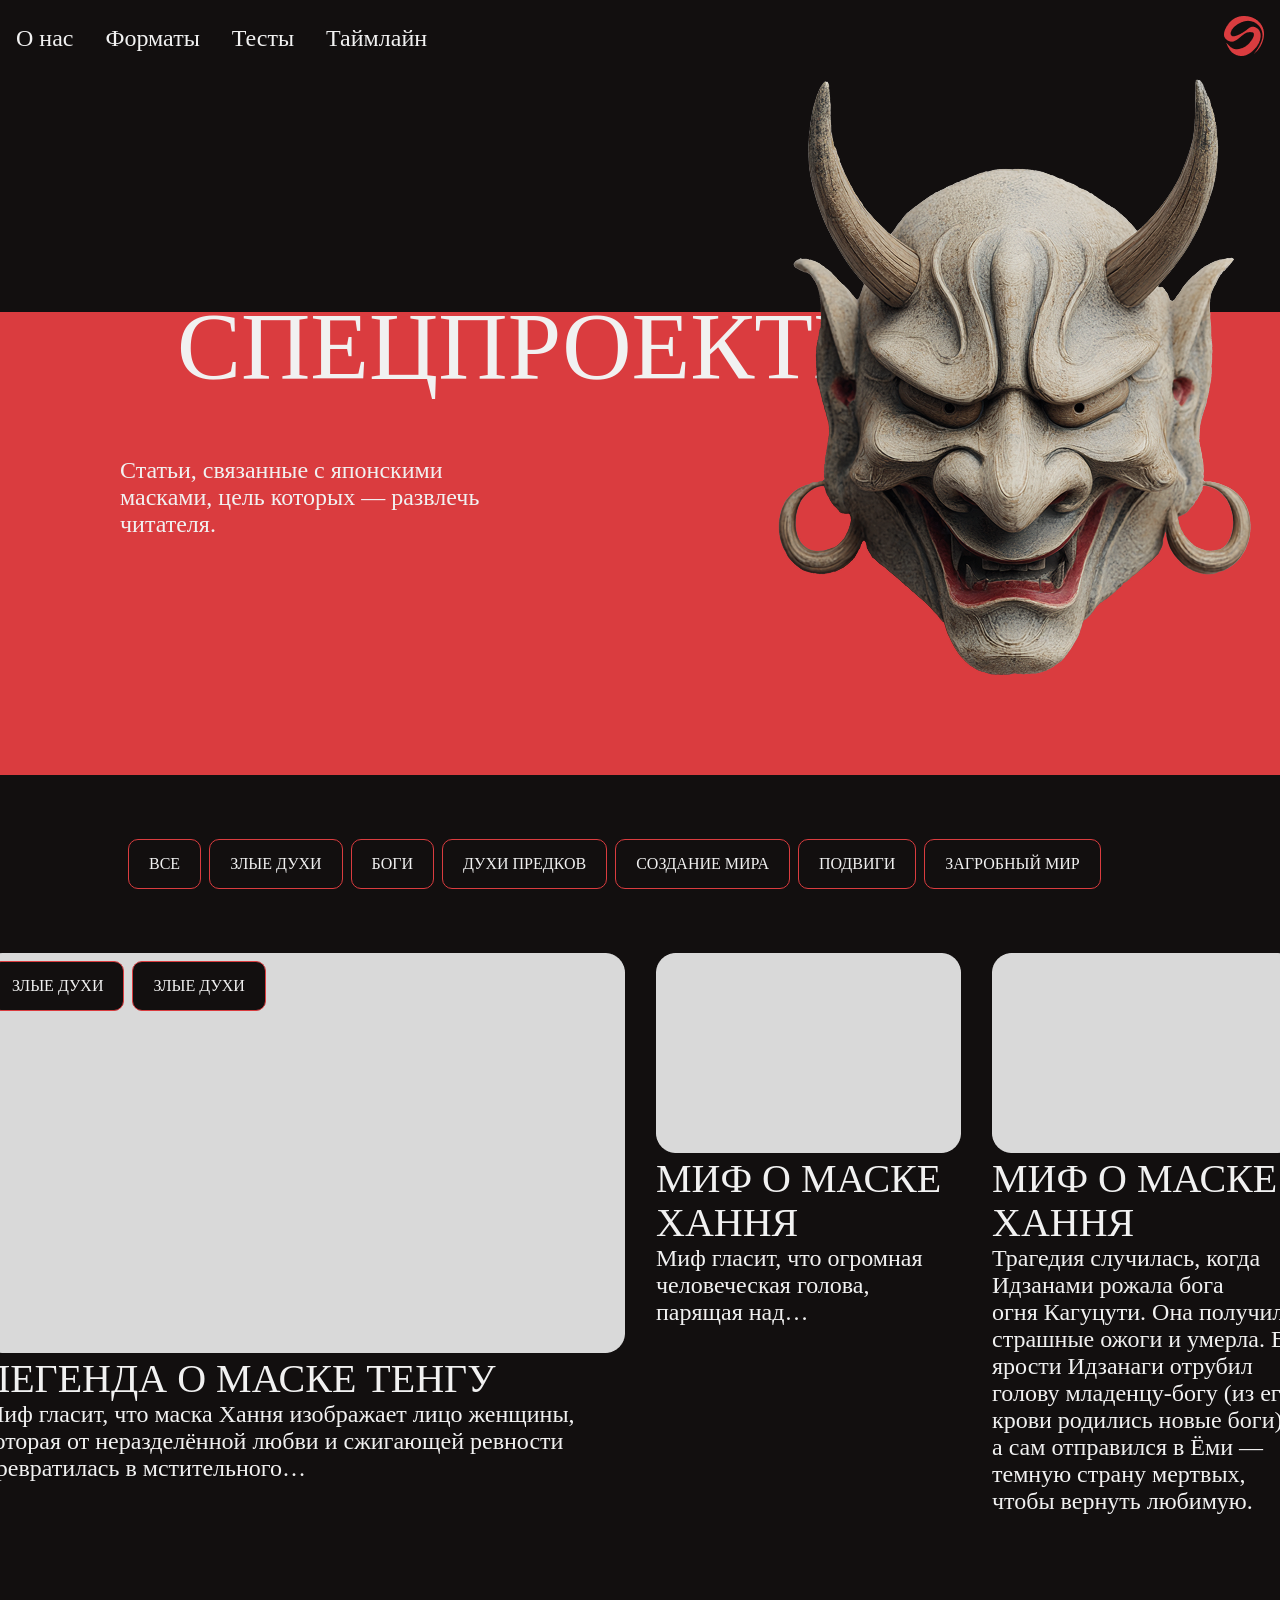
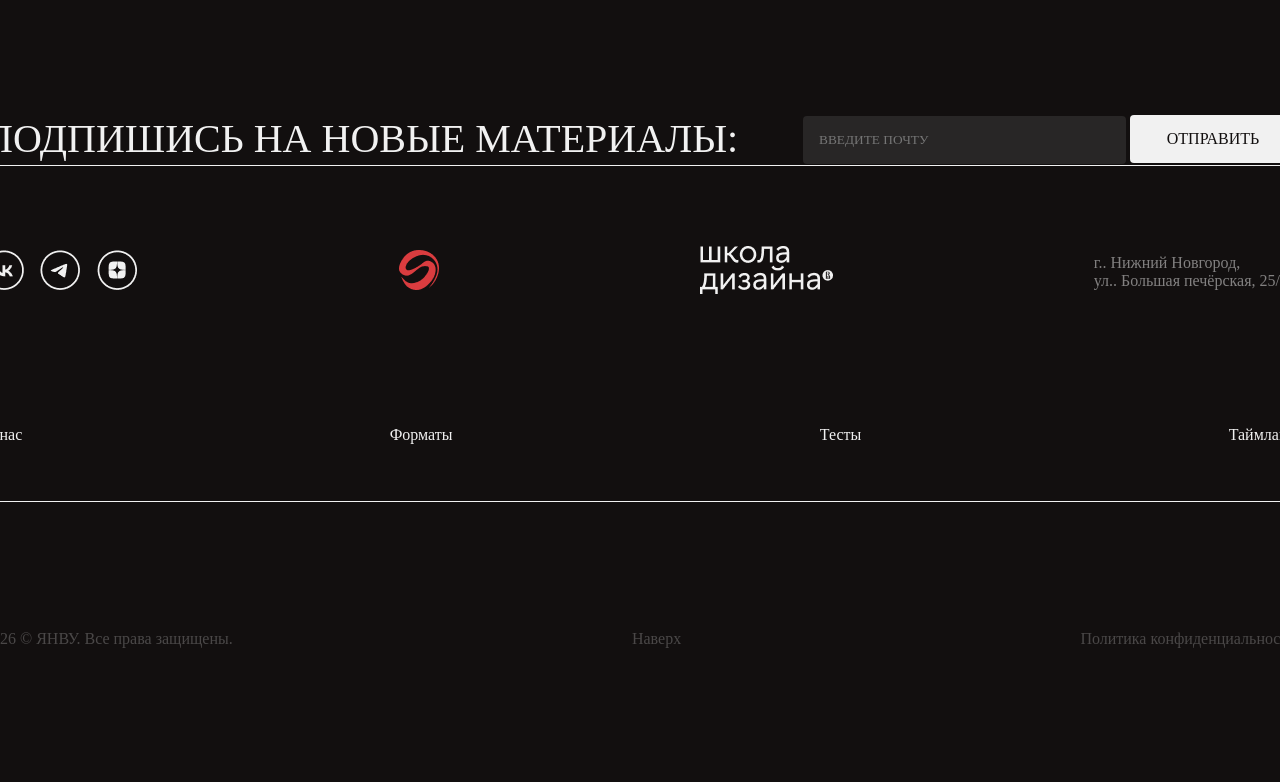
<file: specials.html>
<!DOCTYPE html>
<html lang="en">
<head>
    <meta charset="UTF-8">
    <meta name="viewport" content="width=device-width, initial-scale=1.0">
    <title>YANWU</title>
    <link rel="stylesheet" href="style_catalog.css">
    <link rel="icon" href="images/Logo.png">
</head>
<body>
    <header class="header">
        <div class="header_inner">
            <nav>
                <a href="index.html">О нас</a>
                <div class="dropdown"><a href="#">Форматы</a>
                    <div class="dropdown-content">
                        <a  href="myths.html">Мифы</a>
                        <a  href="legends.html">Легенды</a>
                        <a  href="superstitions.html">Суеверия</a>
                        <a  href="specials.html">Спецпроекты</a>
                    </div>
                </div>
                <a href="tests.html">Тесты</a>
                <a href="timeline.html">Таймлайн</a>
            </nav>
            <div class="burger">
                <span class="bar"></span>
                <span class="bar"></span>
                <span class="bar"></span>
            </div>
            <a href="#hero"><img src="images/Logo.png"></a>
        </div>
    </header>

    
    <div class="banner">
        <div class="banner_content">
            <h1>СПЕЦПРОЕКТЫ</h1>
            <p>Статьи, связанные с японскими масками, цель которых — развлечь читателя.</p>    
        </div>
        <img class="hero" src="images/mask_banner.png">
    </div>

    <div class="main">
        <div class="tags">
            <div class="tags_container">
                <a class="tag" href="#">ВСЕ</a>
                <a class="tag" href="#">ЗЛЫЕ ДУХИ</a>
                <a class="tag" href="#">БОГИ</a>
                <a class="tag" href="#">ДУХИ ПРЕДКОВ</a>
                <a class="tag" href="#">СОЗДАНИЕ МИРА</a>
                <a class="tag" href="#">ПОДВИГИ</a>
                <a class="tag" href="#">ЗАГРОБНЫЙ МИР</a>
            </div>
        </div>

        <div class="articles">
            <div class="articles_container">
                <div class="article_p">
                    <div class="tag_applyed_container">
                        <a class="tag_applyed" href="#">ЗЛЫЕ ДУХИ</a>
                        <a class="tag_applyed" href="#">ЗЛЫЕ ДУХИ</a>
                    </div>
                    <img src="images/legend_1.png">
                    <h6>ЛЕГЕНДА О МАСКЕ ТЕНГУ</h6>
                    <p>Миф гласит, что маска Хання изображает лицо женщины, которая от неразделённой любви и сжигающей ревности превратилась в мстительного…</p>
                </div>
                <article>
                    <img src="images/legend_2.png">
                    <h6>МИФ О МАСКЕ ХАННЯ</h6>
                    <p>Миф гласит, что огромная человеческая голова, парящая над…</p>
                </article>
                <article>
                    <img src="images/legend_2.png">
                    <h6>МИФ О МАСКЕ ХАННЯ</h6>
                    <p>Трагедия случилась, когда Идзанами рожала бога огня Кагуцути.              Она получила страшные ожоги 
                    и умерла. В ярости Идзанаги отрубил голову младенцу-богу 
                    (из его крови родились новые боги), 
                    а сам отправился в Ёми — темную страну мертвых, чтобы вернуть любимую.
                    </p>
                </article>
            </div>

        </div>
    </div>

    <footer class="footer">
        <div class="form">
        <div class="form_content">
            <h6>ПОДПИШИСЬ НА НОВЫЕ МАТЕРИАЛЫ:</h6>
            <form>
                <input type="text" placeholder="ВВЕДИТЕ ПОЧТУ" class="form_input">
                <button class="form_button">ОТПРАВИТЬ</button>
            </form>
        </div>
    </div>
        <div class="footer_content">
            <div class="footer_info">
                <div class="footer_socials">
                    <a href="#"><img src="images/vk.png"></a>
                    <a href="#"><img src="images/telegram.png"></a>
                    <a href="#"><img src="images/dzen.png"></a>
                </div>
                <a href="#"><img src="images/Logo.png"></a>
                <a href="#"><img src="images/HSE.png"></a>
                <div class="footer_container">
                    <p>г.. Нижний Новгород,</p>
                    <p>ул.. Большая печёрская, 25/12</p>
                </div>
            </div>
            <div class="footer_menu">
                <a href="#about"><p>О нас</p></a>
                <a href="#sections"><p>Форматы</p></a>
                <a href="#tests"><p>Тесты</p></a>
                <a href="#timeline"><p>Таймлайн</p></a>
            </div>
            <div class="footer_disclaimer">
                <p>2026 © ЯНВУ. Все права защищены.</p>
                <a href="#hero"><p>Наверх</p></a>
                <a href="#"><p>Политика конфиденциальности</p></a>
            </div>
        </div>
    </footer>
</body>
</html>
</file>
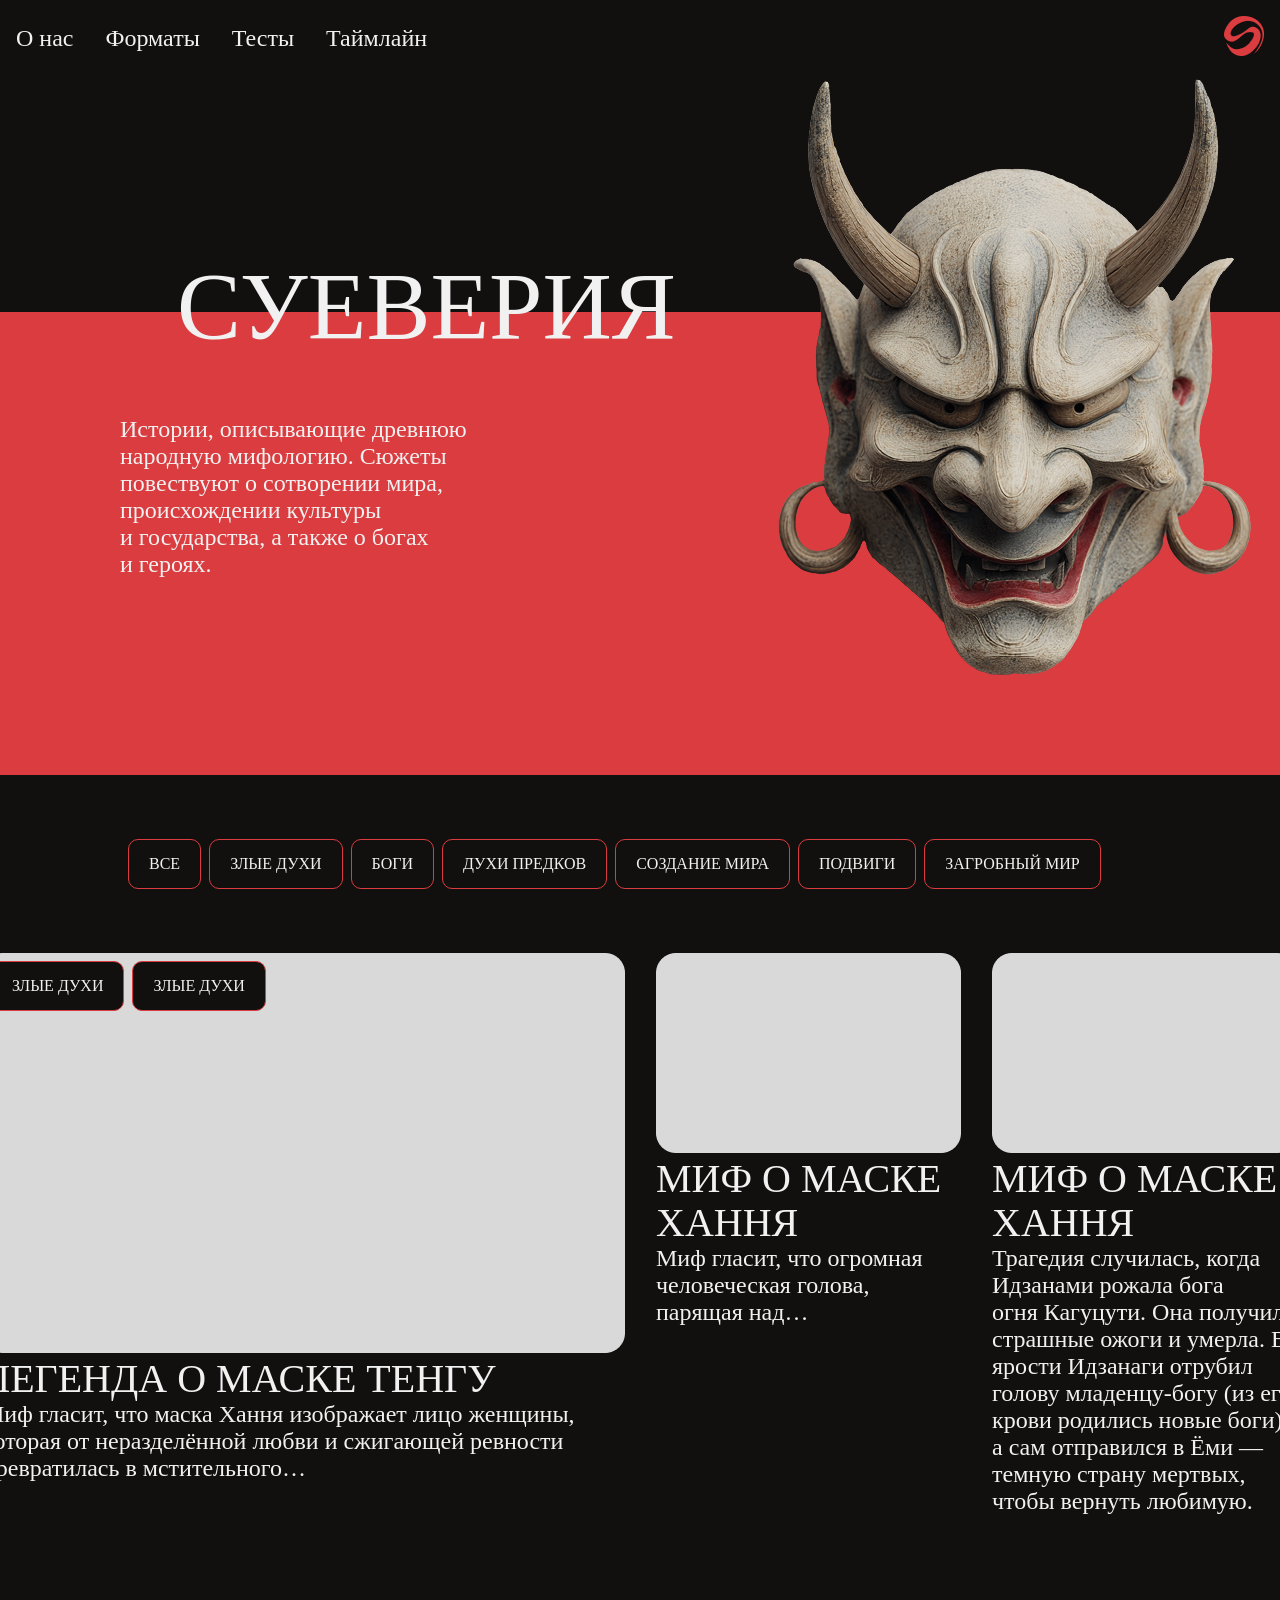
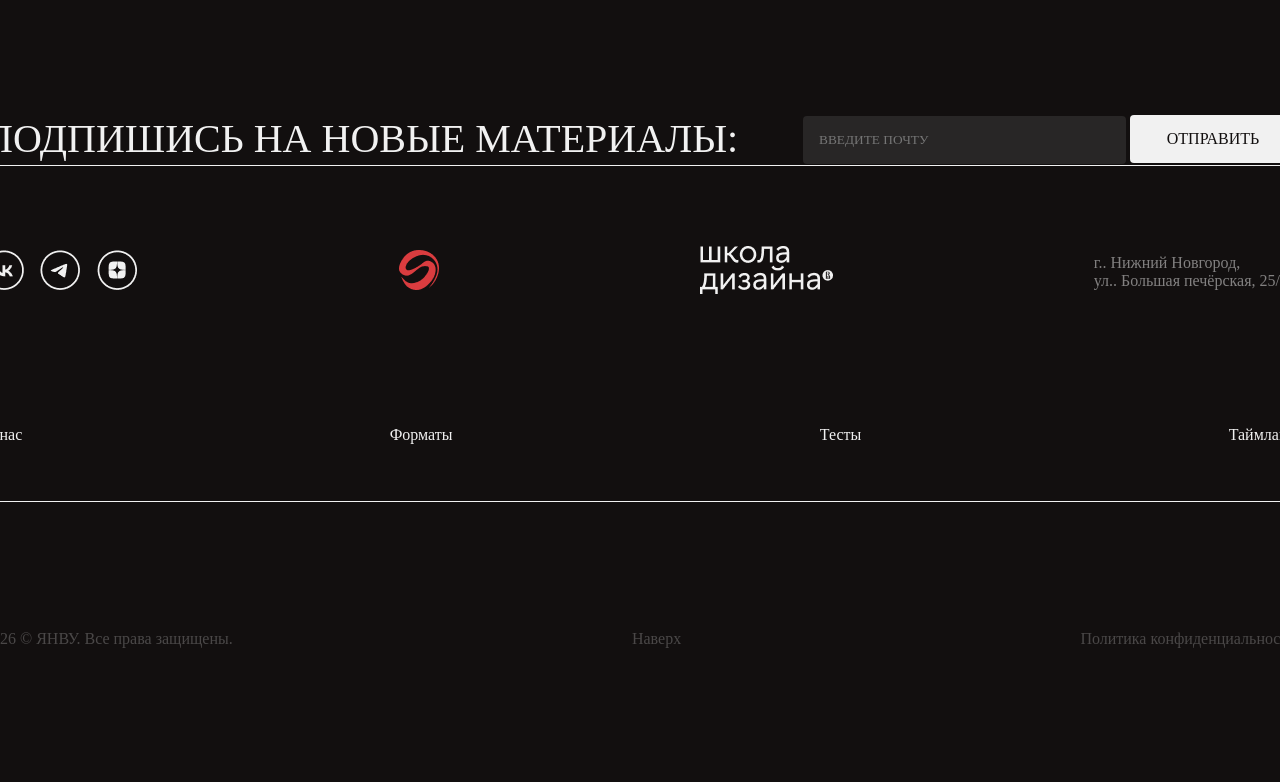
<file: superstitions.html>
<!DOCTYPE html>
<html lang="en">
<head>
    <meta charset="UTF-8">
    <meta name="viewport" content="width=device-width, initial-scale=1.0">
    <title>YANWU</title>
    <link rel="stylesheet" href="style_catalog.css">
    <link rel="icon" href="images/Logo.png">
</head>
<body>
    <header class="header">
        <div class="header_inner">
            <nav>
                <a href="index.html">О нас</a>
                <div class="dropdown"><a href="#">Форматы</a>
                    <div class="dropdown-content">
                        <a  href="myths.html">Мифы</a>
                        <a  href="legends.html">Легенды</a>
                        <a  href="superstitions.html">Суеверия</a>
                        <a  href="specials.html">Спецпроекты</a>
                    </div>
                </div>
                <a href="tests.html">Тесты</a>
                <a href="timeline.html">Таймлайн</a>
            </nav>
            <div class="burger">
                <span class="bar"></span>
                <span class="bar"></span>
                <span class="bar"></span>
            </div>
            <a href="#hero"><img src="images/Logo.png"></a>
        </div>
    </header>

    
    <div class="banner">
        <div class="banner_content">
            <h1>СУЕВЕРИЯ</h1>
            <p>Истории, описывающие древнюю народную мифологию. Сюжеты повествуют о сотворении мира, происхождении культуры и государства, а также о богах и героях.</p>    
        </div>
        <img class="hero" src="images/mask_banner.png">
    </div>

    <div class="main">
        <div class="tags">
            <div class="tags_container">
                <a class="tag" href="#">ВСЕ</a>
                <a class="tag" href="#">ЗЛЫЕ ДУХИ</a>
                <a class="tag" href="#">БОГИ</a>
                <a class="tag" href="#">ДУХИ ПРЕДКОВ</a>
                <a class="tag" href="#">СОЗДАНИЕ МИРА</a>
                <a class="tag" href="#">ПОДВИГИ</a>
                <a class="tag" href="#">ЗАГРОБНЫЙ МИР</a>
            </div>
        </div>

        <div class="articles">
            <div class="articles_container">
                <div class="article_p">
                    <div class="tag_applyed_container">
                        <a class="tag_applyed" href="#">ЗЛЫЕ ДУХИ</a>
                        <a class="tag_applyed" href="#">ЗЛЫЕ ДУХИ</a>
                    </div>
                    <img src="images/legend_1.png">
                    <h6>ЛЕГЕНДА О МАСКЕ ТЕНГУ</h6>
                    <p>Миф гласит, что маска Хання изображает лицо женщины, которая от неразделённой любви и сжигающей ревности превратилась в мстительного…</p>
                </div>
                <article>
                    <img src="images/legend_2.png">
                    <h6>МИФ О МАСКЕ ХАННЯ</h6>
                    <p>Миф гласит, что огромная человеческая голова, парящая над…</p>
                </article>
                <article>
                    <img src="images/legend_2.png">
                    <h6>МИФ О МАСКЕ ХАННЯ</h6>
                    <p>Трагедия случилась, когда Идзанами рожала бога огня Кагуцути.              Она получила страшные ожоги 
                    и умерла. В ярости Идзанаги отрубил голову младенцу-богу 
                    (из его крови родились новые боги), 
                    а сам отправился в Ёми — темную страну мертвых, чтобы вернуть любимую.
                    </p>
                </article>
            </div>

        </div>
    </div>

    <footer class="footer">
        <div class="form">
        <div class="form_content">
            <h6>ПОДПИШИСЬ НА НОВЫЕ МАТЕРИАЛЫ:</h6>
            <form>
                <input type="text" placeholder="ВВЕДИТЕ ПОЧТУ" class="form_input">
                <button class="form_button">ОТПРАВИТЬ</button>
            </form>
        </div>
    </div>
        <div class="footer_content">
            <div class="footer_info">
                <div class="footer_socials">
                    <a href="#"><img src="images/vk.png"></a>
                    <a href="#"><img src="images/telegram.png"></a>
                    <a href="#"><img src="images/dzen.png"></a>
                </div>
                <a href="#"><img src="images/Logo.png"></a>
                <a href="#"><img src="images/HSE.png"></a>
                <div class="footer_container">
                    <p>г.. Нижний Новгород,</p>
                    <p>ул.. Большая печёрская, 25/12</p>
                </div>
            </div>
            <div class="footer_menu">
                <a href="#about"><p>О нас</p></a>
                <a href="#sections"><p>Форматы</p></a>
                <a href="#tests"><p>Тесты</p></a>
                <a href="#timeline"><p>Таймлайн</p></a>
            </div>
            <div class="footer_disclaimer">
                <p>2026 © ЯНВУ. Все права защищены.</p>
                <a href="#hero"><p>Наверх</p></a>
                <a href="#"><p>Политика конфиденциальности</p></a>
            </div>
        </div>
    </footer>
</body>
</html>
</file>
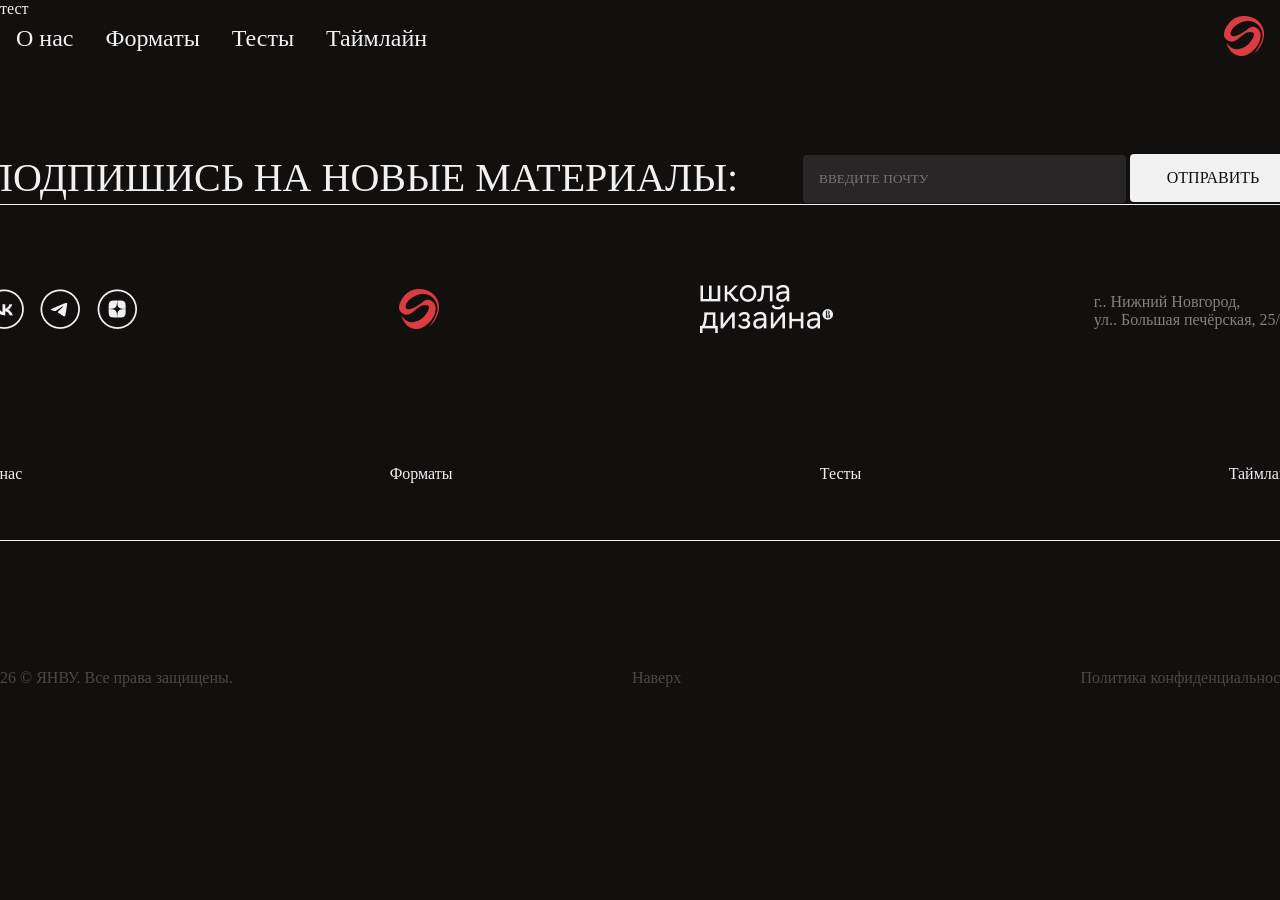
<file: tests.html>
<!DOCTYPE html>
<html lang="en">
<head>
    <meta charset="UTF-8">
    <meta name="viewport" content="width=device-width, initial-scale=1.0">
    <title>YANWU</title>
    <link rel="stylesheet" href="style_catalog.css">
    <link rel="icon" href="images/Logo.png">
</head>
<body>
    <header class="header">
        <div class="header_inner">
            <nav>
                <a href="index.html">О нас</a>
                <div class="dropdown"><a href="#">Форматы</a>
                    <div class="dropdown-content">
                        <a  href="myths.html">Мифы</a>
                        <a  href="legends.html">Легенды</a>
                        <a  href="superstitions.html">Суеверия</a>
                        <a  href="specials.html">Спецпроекты</a>
                    </div>
                </div>
                <a href="tests.html">Тесты</a>
                <a href="timeline.html">Таймлайн</a>
            </nav>
            <div class="burger">
                <span class="bar"></span>
                <span class="bar"></span>
                <span class="bar"></span>
            </div>
            <a href="#hero"><img src="images/Logo.png"></a>
        </div>
    </header>
    
    <a href="quiz.html">тест</a>

    <footer class="footer">
        <div class="form">
        <div class="form_content">
            <h6>ПОДПИШИСЬ НА НОВЫЕ МАТЕРИАЛЫ:</h6>
            <form>
                <input type="text" placeholder="ВВЕДИТЕ ПОЧТУ" class="form_input">
                <button class="form_button">ОТПРАВИТЬ</button>
            </form>
        </div>
    </div>
        <div class="footer_content">
            <div class="footer_info">
                <div class="footer_socials">
                    <a href="#"><img src="images/vk.png"></a>
                    <a href="#"><img src="images/telegram.png"></a>
                    <a href="#"><img src="images/dzen.png"></a>
                </div>
                <a href="#"><img src="images/Logo.png"></a>
                <a href="#"><img src="images/HSE.png"></a>
                <div class="footer_container">
                    <p>г.. Нижний Новгород,</p>
                    <p>ул.. Большая печёрская, 25/12</p>
                </div>
            </div>
            <div class="footer_menu">
                <a href="#about"><p>О нас</p></a>
                <a href="#sections"><p>Форматы</p></a>
                <a href="#tests"><p>Тесты</p></a>
                <a href="#timeline"><p>Таймлайн</p></a>
            </div>
            <div class="footer_disclaimer">
                <p>2026 © ЯНВУ. Все права защищены.</p>
                <a href="#hero"><p>Наверх</p></a>
                <a href="#"><p>Политика конфиденциальности</p></a>
            </div>
        </div>
    </footer>
</body>
</html>
</file>
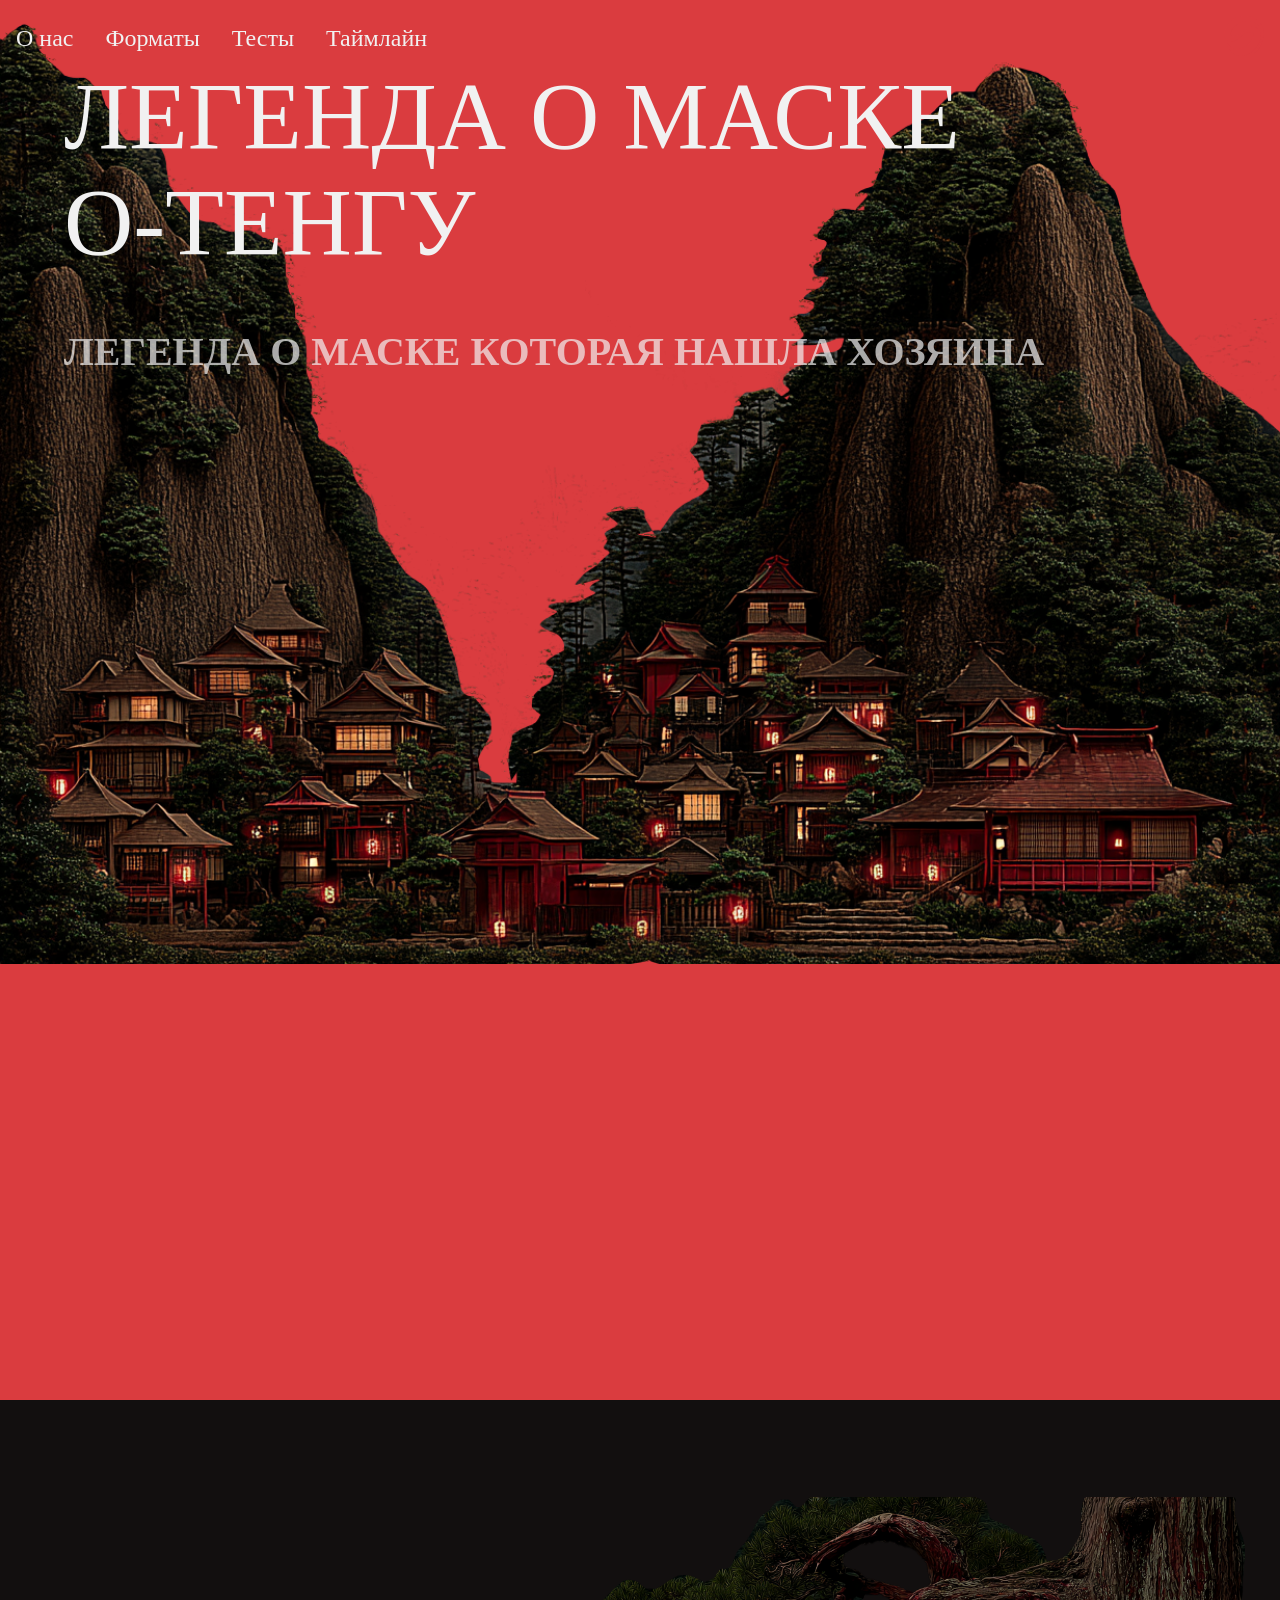
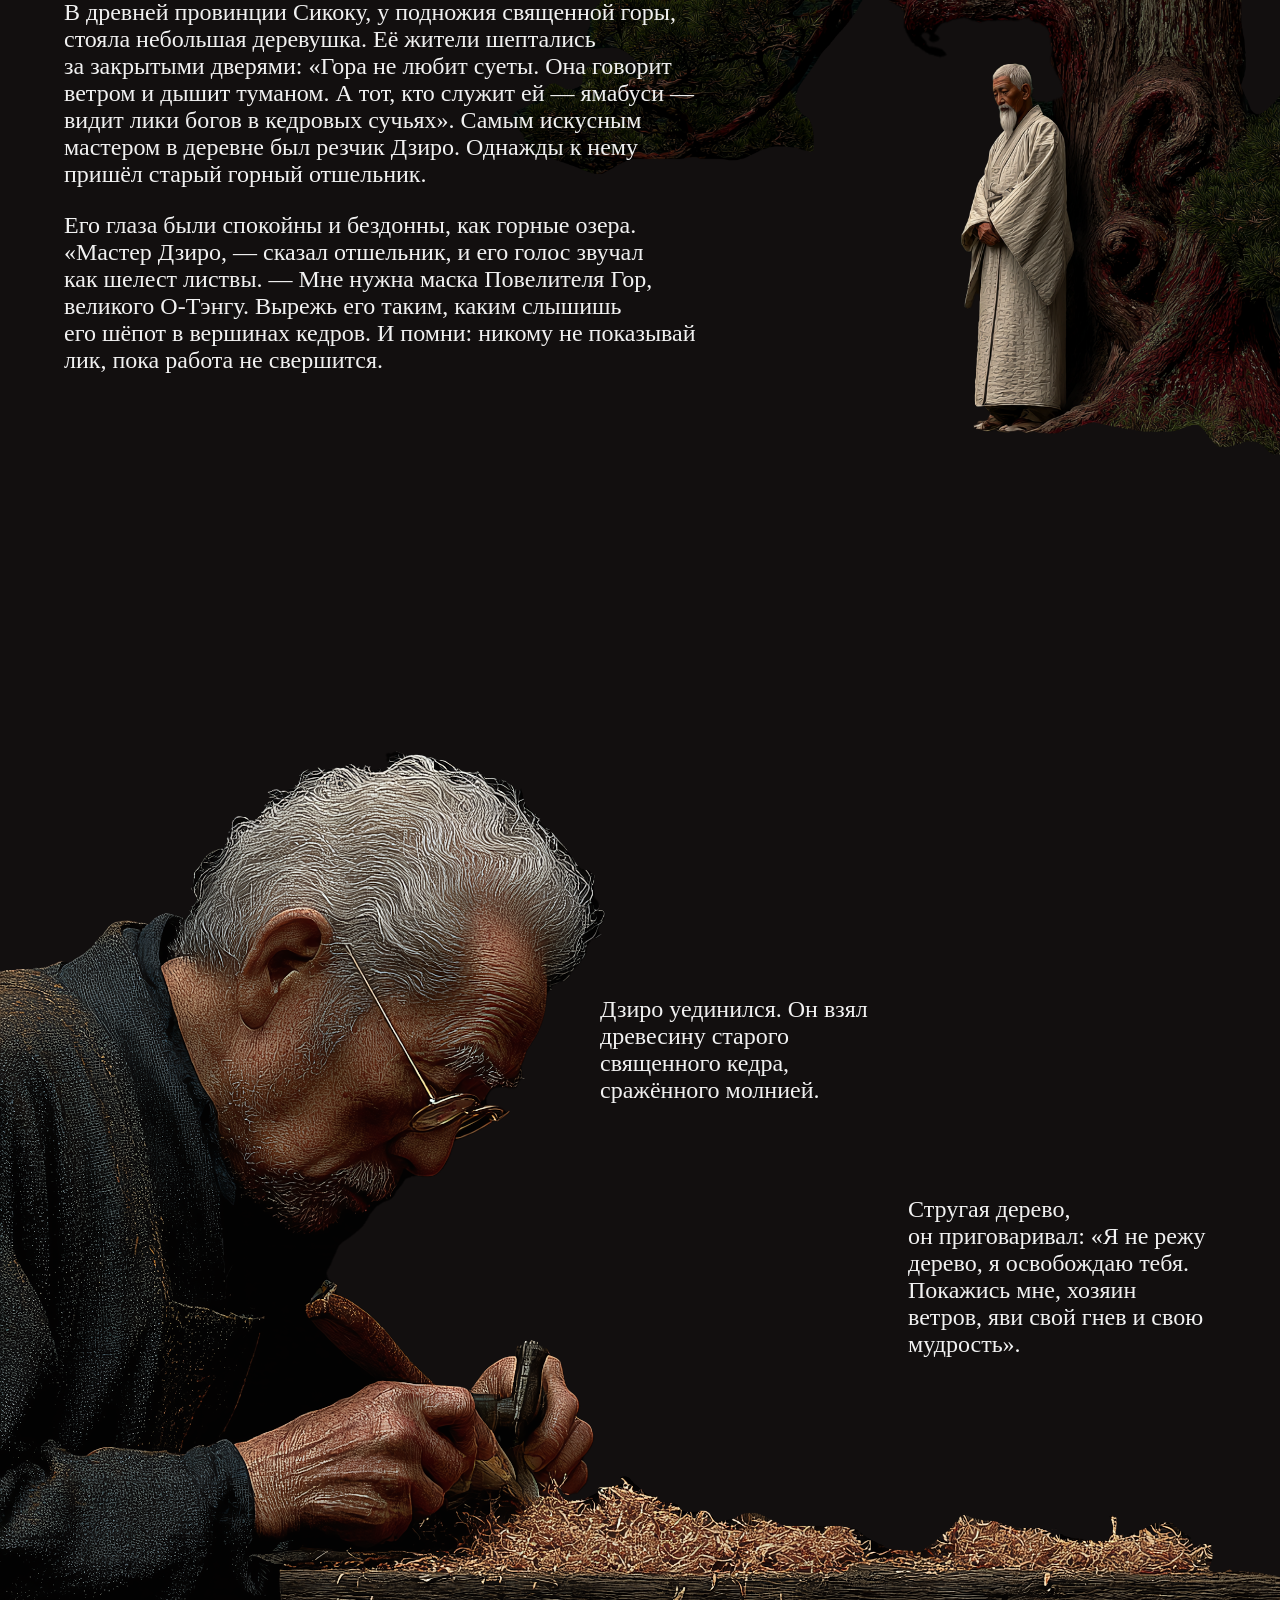
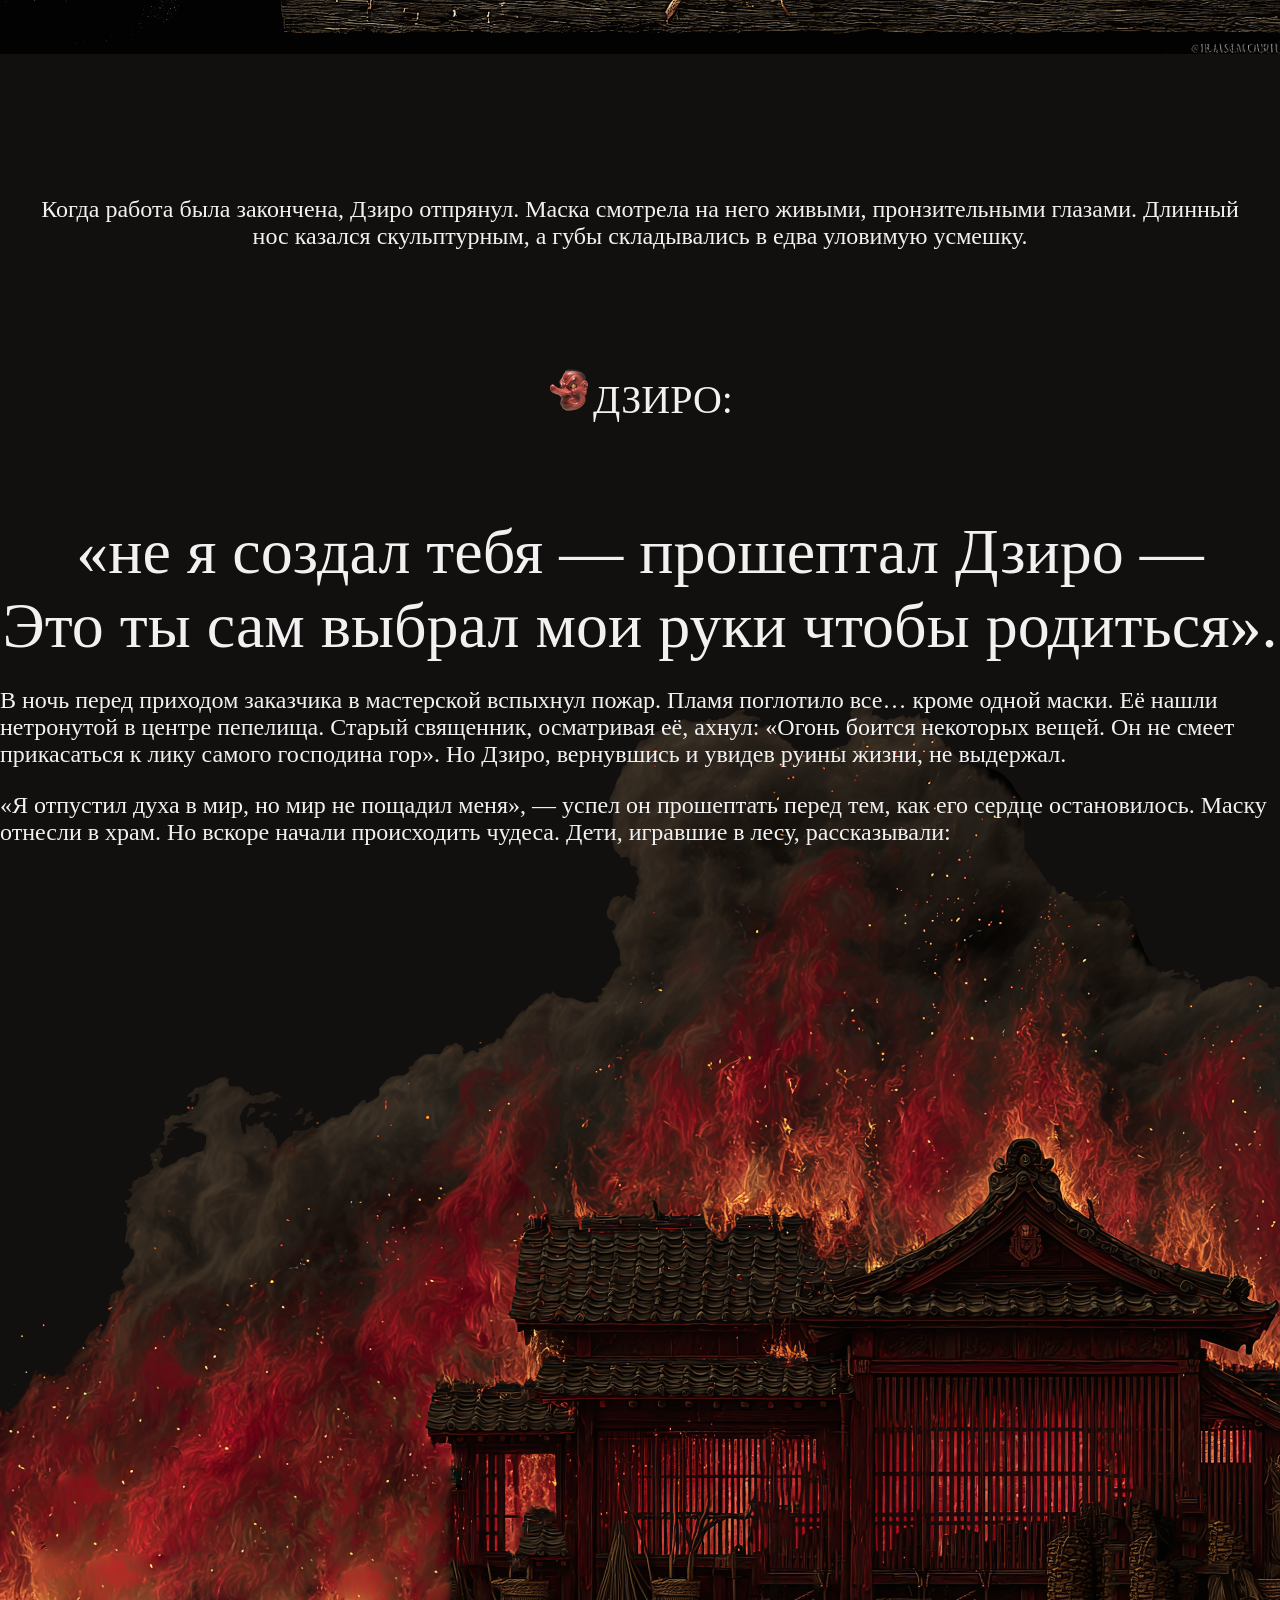
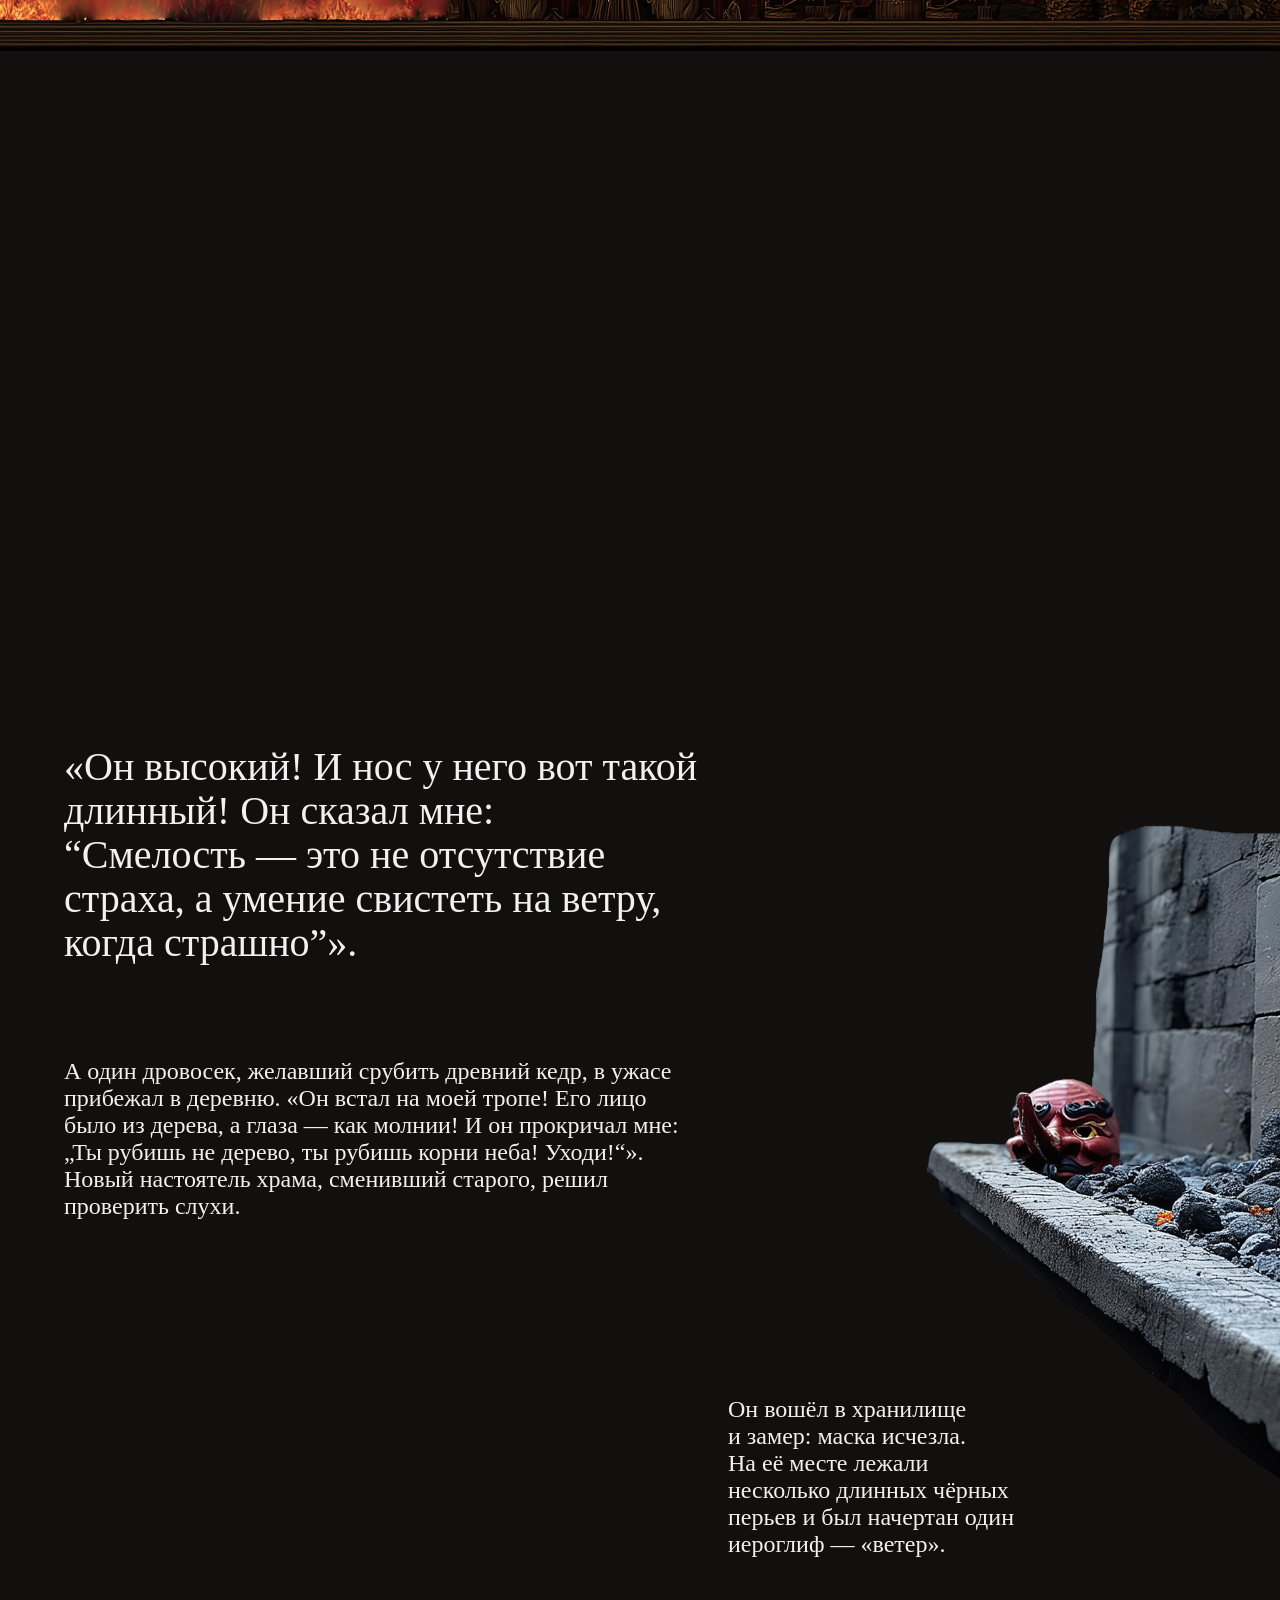
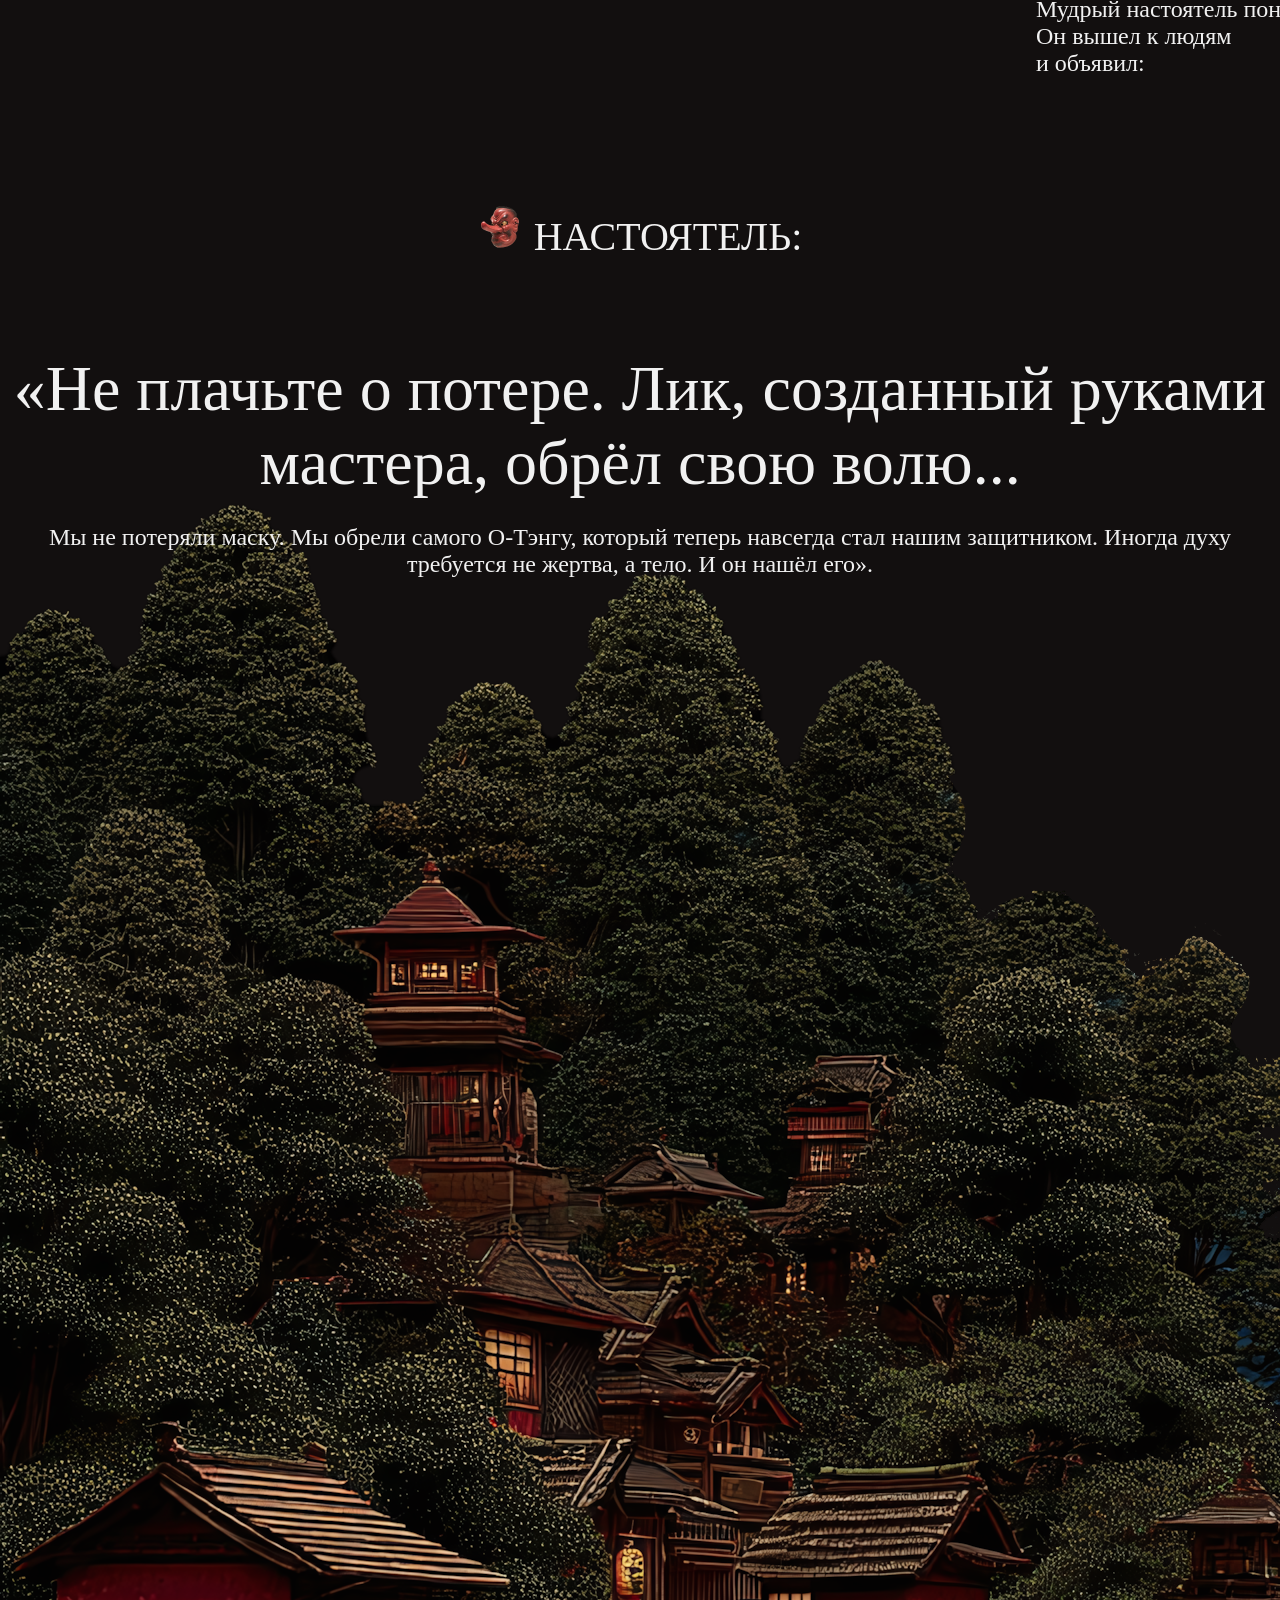
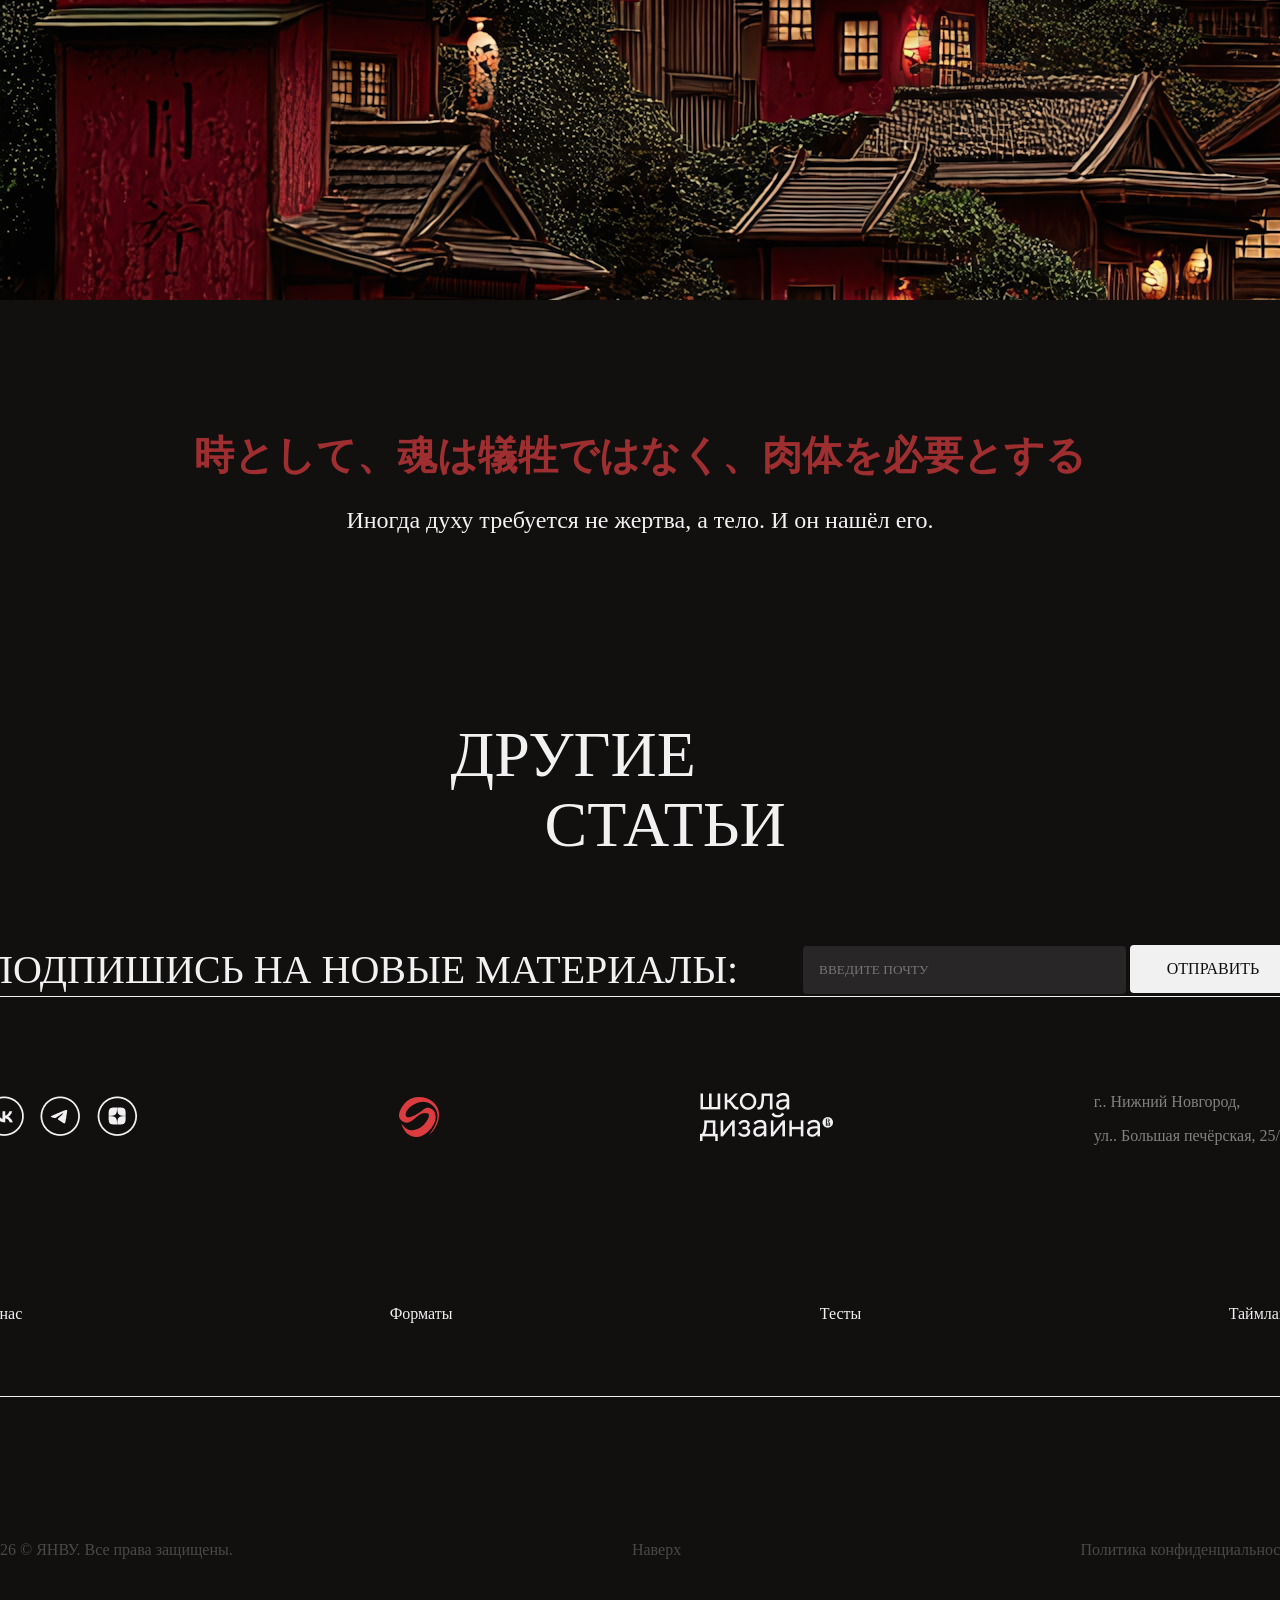
<file: thelegend.html>
<!DOCTYPE html>
<html lang="en">
<head>
    <meta charset="UTF-8">
    <meta name="viewport" content="width=device-width, initial-scale=1">
    <title>YANWU</title>
    <link rel="stylesheet" href="legends.css">
    <link rel="icon" href="images/Logo.png">
</head>
<body>

        <header class="header">
        <div class="header_inner">
            <nav>
                <a href="index.html">О нас</a>
                <div class="dropdown"><a href="#">Форматы</a>
                    <div class="dropdown-content">
                        <a  href="myths.html">Мифы</a>
                        <a  href="legends.html">Легенды</a>
                        <a  href="superstitions.html">Суеверия</a>
                        <a  href="specials.html">Спецпроекты</a>
                    </div>
                </div>
                <a href="tests.html">Тесты</a>
                <a href="timeline.html">Таймлайн</a>
            </nav>
            <div class="burger">
                <span class="bar"></span>
                <span class="bar"></span>
                <span class="bar"></span>
            </div>
            <a href="#hero"><img src="images/Logo.png"></a>
        </div>
    </header>
    
    <div class="banner">
        <div class="banner_title">
            <H1>ЛЕГЕНДА О МАСКЕ<br>О-ТЕНГУ</H1>
            <h4>ЛЕГЕНДА О МАСКЕ КОТОРАЯ НАШЛА ХОЗЯИНА</h4>
        </div>
    </div>

    <div class="part_1">
        <div class="part1_content">
            <P>В древней провинции Сикоку, у подножия священной горы, стояла небольшая деревушка. Её жители шептались за закрытыми дверями: «Гора не любит суеты. Она говорит ветром и дышит туманом. А тот, кто служит ей — ямабуси — видит лики богов в кедровых сучьях». Самым искусным мастером в деревне был резчик Дзиро. Однажды к нему пришёл старый горный отшельник.</P>
            <P>Его глаза были спокойны и бездонны, как горные озера. «Мастер Дзиро, — сказал отшельник, и его голос звучал как шелест листвы. 
            — Мне нужна маска Повелителя Гор, великого О-Тэнгу. 
            Вырежь его таким, каким слышишь его шёпот в вершинах кедров. И помни: никому не показывай лик, пока работа не свершится. </P>
        </div>
    </div>

    <div class="part_2">
        <div class="part2_container">
            <div class="part2_content">
                <P>Дзиро уединился.
                Он взял древесину старого священного кедра, сражённого молнией.</P>
                <P class="text_right">Стругая дерево, он приговаривал: «Я не режу дерево, я освобождаю тебя. Покажись мне, хозяин ветров, яви свой гнев и свою мудрость».</P>
            </div>
        </div>
    </div>

    <div class="part_3">
        <P>Когда работа была закончена, Дзиро отпрянул. Маска смотрела на него живыми, пронзительными глазами. Длинный нос казался скульптурным, а губы складывались в едва уловимую усмешку.</P>
        <h6><img src="images/icon_new.png">ДЗИРО:</h6>
        <h3>«не я создал тебя — прошептал Дзиро — Это ты сам выбрал мои руки чтобы родиться».</h3>
    </div>

    <div class="part_4">
        <P>В ночь перед приходом заказчика в мастерской вспыхнул пожар. Пламя поглотило все… кроме одной маски. Её нашли нетронутой в центре пепелища. Старый священник, осматривая её, ахнул: «Огонь боится некоторых вещей. Он не смеет прикасаться к лику самого господина гор». Но Дзиро, вернувшись и увидев руины жизни, не выдержал.</P>
        <P>«Я отпустил духа в мир, но мир не пощадил меня», — успел он прошептать перед тем, как его сердце остановилось.
        Маску отнесли в храм. Но вскоре начали происходить чудеса. Дети, игравшие в лесу, рассказывали:</P>
    </div>

    <div class="part_5">
        <div class="part5_content">
            <h6>«Он высокий! И нос у него вот такой длинный! Он сказал мне: “Смелость — это не отсутствие страха, а умение свистеть на ветру, когда страшно”».</h6>
            <P>А один дровосек, желавший срубить древний кедр, в ужасе прибежал в деревню. «Он встал на моей тропе! Его лицо было из дерева, а глаза — как молнии! И он прокричал мне: „Ты рубишь не дерево, ты рубишь корни неба! Уходи!“». Новый настоятель храма, сменивший старого, решил проверить слухи.</P>
        </div>
        <div class="part2_container">
            <div class="part2_content">
                <P>Он вошёл в хранилище и замер: маска исчезла. На её месте лежали несколько длинных чёрных перьев и был начертан один иероглиф — «ветер».</P>
                <P class="text_right">Мудрый настоятель понял.
                Он вышел к людям и объявил:</P>
            </div>
        </div>
    </div>

    <div class="part_6">
        <h6><img src="images/icon_new.png"> НАСТОЯТЕЛЬ:</h6>
        <h3>«Не плачьте о потере. Лик, созданный руками мастера, обрёл свою волю... </h3>
        <div class="part6_content">
            <p>Мы не потеряли маску. Мы обрели самого
            О-Тэнгу, который теперь навсегда стал нашим защитником. Иногда духу требуется не жертва, а тело. И он нашёл его».</p>
        </div>
    </div>

    <div class="the_end">
        <h4>時として、魂は犠牲ではなく、肉体を必要とする</h4>
        <P>Иногда духу требуется не жертва, а тело. И он нашёл его.</P>
    </div>

    <div class="scroll">
        <div class="other_articles">
            <h3>ДРУГИЕ</h3>
            <h3 class="title_right">СТАТЬИ</h3>
        </div>
    </div>

        <footer class="footer">
        <div class="form">
        <div class="form_content">
            <h6>ПОДПИШИСЬ НА НОВЫЕ МАТЕРИАЛЫ:</h6>
            <form>
                <input type="text" placeholder="ВВЕДИТЕ ПОЧТУ" class="form_input">
                <button class="form_button">ОТПРАВИТЬ</button>
            </form>
        </div>
    </div>
        <div class="footer_content">
            <div class="footer_info">
                <div class="footer_socials">
                    <a href="#"><img src="images/vk.png"></a>
                    <a href="#"><img src="images/telegram.png"></a>
                    <a href="#"><img src="images/dzen.png"></a>
                </div>
                <a href="#"><img src="images/Logo.png"></a>
                <a href="#"><img src="images/HSE.png"></a>
                <div class="footer_container">
                    <p>г.. Нижний Новгород,</p>
                    <p>ул.. Большая печёрская, 25/12</p>
                </div>
            </div>
            <div class="footer_menu">
                <a href="#about"><p>О нас</p></a>
                <a href="#sections"><p>Форматы</p></a>
                <a href="#tests"><p>Тесты</p></a>
                <a href="#timeline"><p>Таймлайн</p></a>
            </div>
            <div class="footer_disclaimer">
                <p>2026 © ЯНВУ. Все права защищены.</p>
                <a href="#hero"><p>Наверх</p></a>
                <a href="#"><p>Политика конфиденциальности</p></a>
            </div>
        </div>
    </footer>
</body>
</html>
</file>
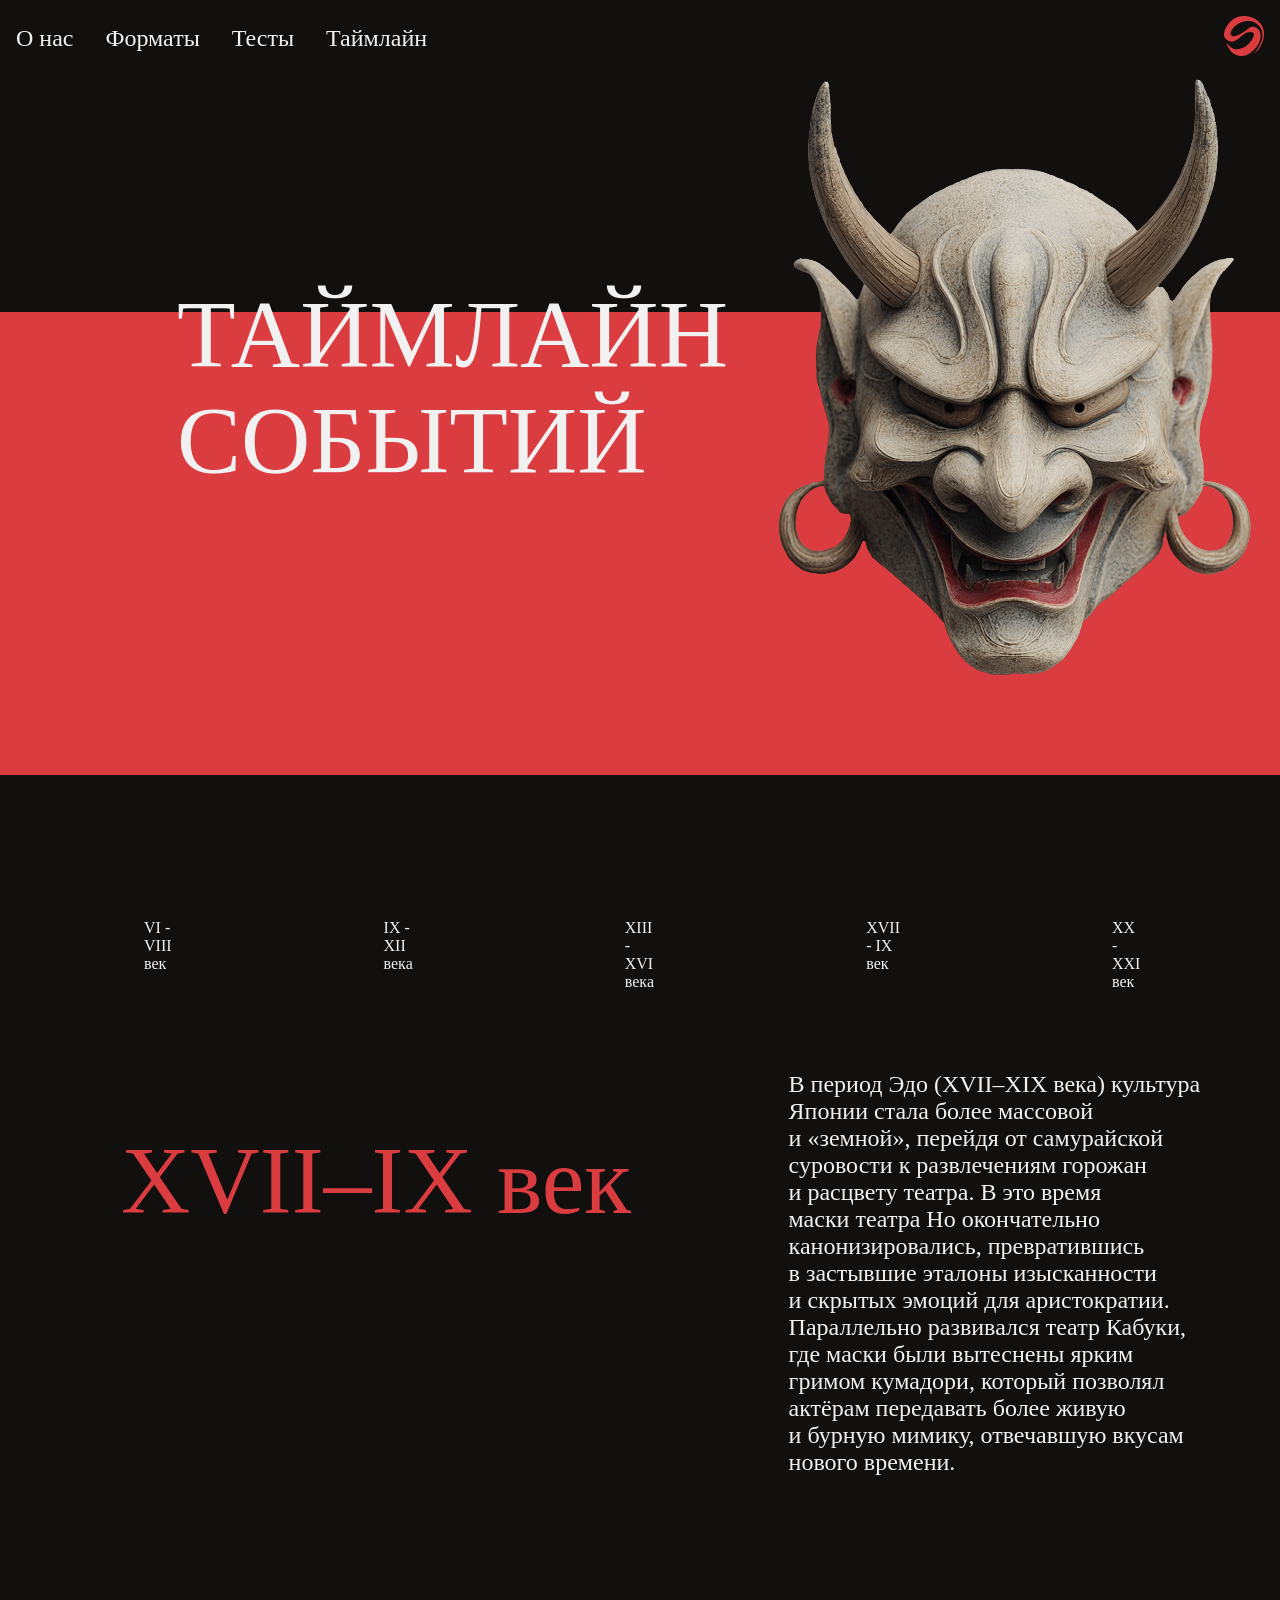
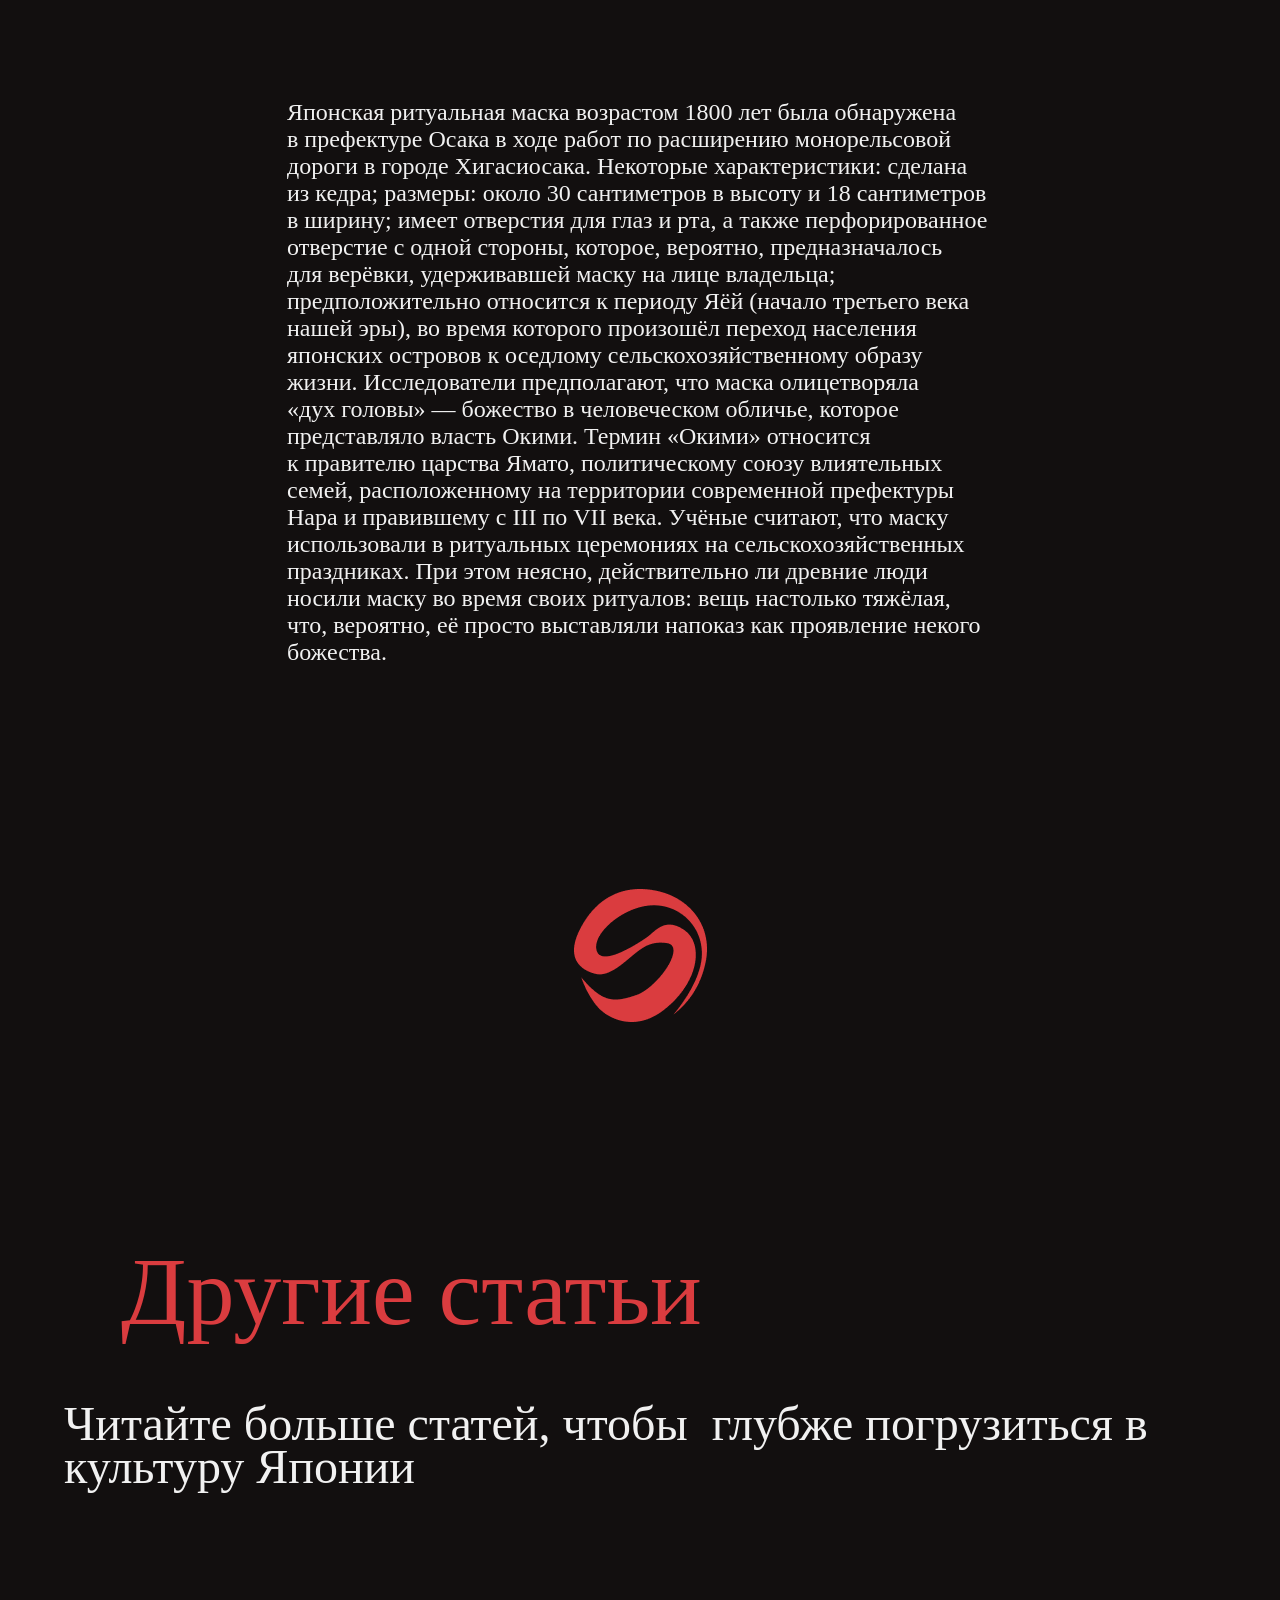
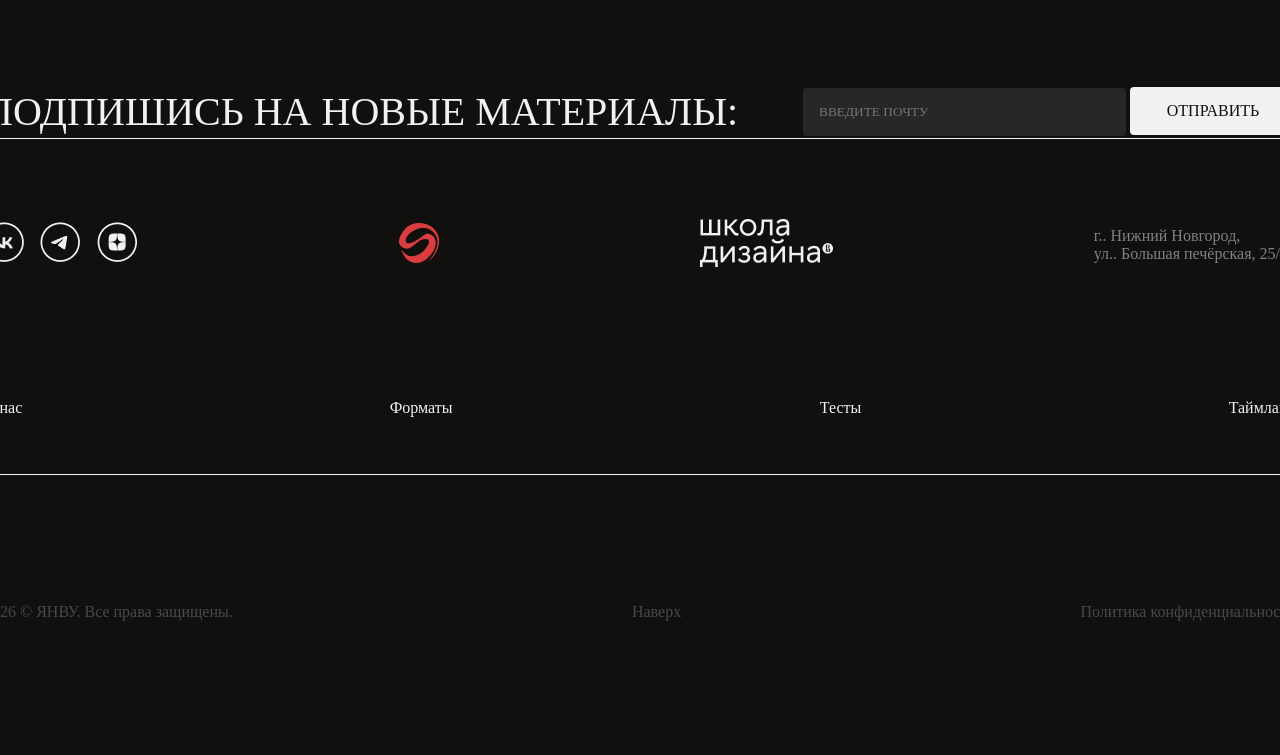
<file: timeline.html>
<!DOCTYPE html>
<html lang="en">
<head>
    <meta charset="UTF-8">
    <meta name="viewport" content="width=device-width, initial-scale=1.0">
    <title>YANWU</title>
    <link rel="stylesheet" href="style_catalog.css">
    <link rel="icon" href="images/Logo.png">
</head>
<body>
    <header class="header">
        <div class="header_inner">
            <nav>
                <a href="index.html">О нас</a>
                <div class="dropdown"><a href="#">Форматы</a>
                    <div class="dropdown-content">
                        <a  href="legends.html">Мифы</a>
                        <a  href="myths.html">Легенды</a>
                        <a  href="superstitions.html">Суеверия</a>
                        <a  href="specials.html">Спецпроекты</a>
                    </div>
                </div>
                <a href="tests.html">Тесты</a>
                <a href="timeline.html">Таймлайн</a>
            </nav>
            <div class="burger">
                <span class="bar"></span>
                <span class="bar"></span>
                <span class="bar"></span>
            </div>
            <a href="#hero"><img src="images/Logo.png"></a>
        </div>
    </header>

    <div class="banner">
        <div class="banner_content">
            <h1>ТАЙМЛАЙН СОБЫТИЙ</h1>   
        </div>
        <img class="hero" src="images/mask_banner.png">
    </div>

    <div class="main">
        <div class="timeline_scroll">
            <a class="age" href="#">VI  - VIII век</a>
            <a class="age" href="#">IX - XII века</a>
            <a class="age" href="#">XIII - XVI векa</a>
            <a class="age" href="#">XVII - IX век</a>
            <a class="age" href="#">XX - XXI век</a>
        </div>
        <div class="description_container">
            <div class="description">
                <h1>XVII–IX век</h1>
                <p>В период Эдо (XVII–XIX века) культура Японии стала более массовой и «земной», перейдя от самурайской суровости к развлечениям горожан и расцвету театра. 

                В это время маски театра Но окончательно канонизировались, превратившись в застывшие эталоны изысканности и скрытых эмоций для аристократии.

                Параллельно развивался театр Кабуки, где маски были вытеснены ярким гримом кумадори, который позволял актёрам передавать более живую и бурную мимику, отвечавшую вкусам нового времени.
                </p>
            </div>
        </div>
        
        <article class="timeline_article">
            <p>Японская ритуальная маска возрастом 1800 лет была обнаружена в префектуре Осака в ходе работ по расширению монорельсовой дороги в городе Хигасиосака.

            Некоторые характеристики:
            сделана из кедра;
            размеры: около 30 сантиметров в высоту и 18 сантиметров в ширину;
            имеет отверстия для глаз и рта, а также перфорированное отверстие с одной стороны, которое, вероятно, предназначалось для верёвки, удерживавшей маску на лице владельца;
            предположительно относится к периоду Яёй (начало третьего века нашей эры), во время которого произошёл переход населения японских островов к оседлому сельскохозяйственному образу жизни.

            Исследователи предполагают, что маска олицетворяла «дух головы» — божество в человеческом обличье, которое представляло власть Окими. Термин «Окими» относится к правителю царства Ямато, политическому союзу влиятельных семей, расположенному на территории современной префектуры Нара и правившему с III по VII века.

            Учёные считают, что маску использовали в ритуальных церемониях на сельскохозяйственных праздниках. При этом неясно, действительно ли древние люди носили маску во время своих ритуалов: вещь настолько тяжёлая, что, вероятно, её просто выставляли напоказ как проявление некого божества.
            </p>
        </article>
        <div class="logo_end">
            <img src="images/logo_end.png">
        </div>
        <div class="othet_articles">
            <h1>Другие статьи</h1>
            <h5>Читайте больше статей, чтобы     глубже погрузиться в      культуру Японии</h5>
        </div>

        

        <div class="articles_scroll">
            <div class="articles_scroll_container">

            </div>
        </div>
    </div>
    
    <footer class="footer">
        <div class="form">
        <div class="form_content">
            <h6>ПОДПИШИСЬ НА НОВЫЕ МАТЕРИАЛЫ:</h6>
            <form>
                <input type="text" placeholder="ВВЕДИТЕ ПОЧТУ" class="form_input">
                <button class="form_button">ОТПРАВИТЬ</button>
            </form>
        </div>
    </div>
        <div class="footer_content">
            <div class="footer_info">
                <div class="footer_socials">
                    <a href="#"><img src="images/vk.png"></a>
                    <a href="#"><img src="images/telegram.png"></a>
                    <a href="#"><img src="images/dzen.png"></a>
                </div>
                <a href="#"><img src="images/Logo.png"></a>
                <a href="#"><img src="images/HSE.png"></a>
                <div class="footer_container">
                    <p>г.. Нижний Новгород,</p>
                    <p>ул.. Большая печёрская, 25/12</p>
                </div>
            </div>
            <div class="footer_menu">
                <a href="#about"><p>О нас</p></a>
                <a href="#sections"><p>Форматы</p></a>
                <a href="#tests"><p>Тесты</p></a>
                <a href="#timeline"><p>Таймлайн</p></a>
            </div>
            <div class="footer_disclaimer">
                <p>2026 © ЯНВУ. Все права защищены.</p>
                <a href="#hero"><p>Наверх</p></a>
                <a href="#"><p>Политика конфиденциальности</p></a>
            </div>
        </div>
    </footer>

</body>
</html>
</file>
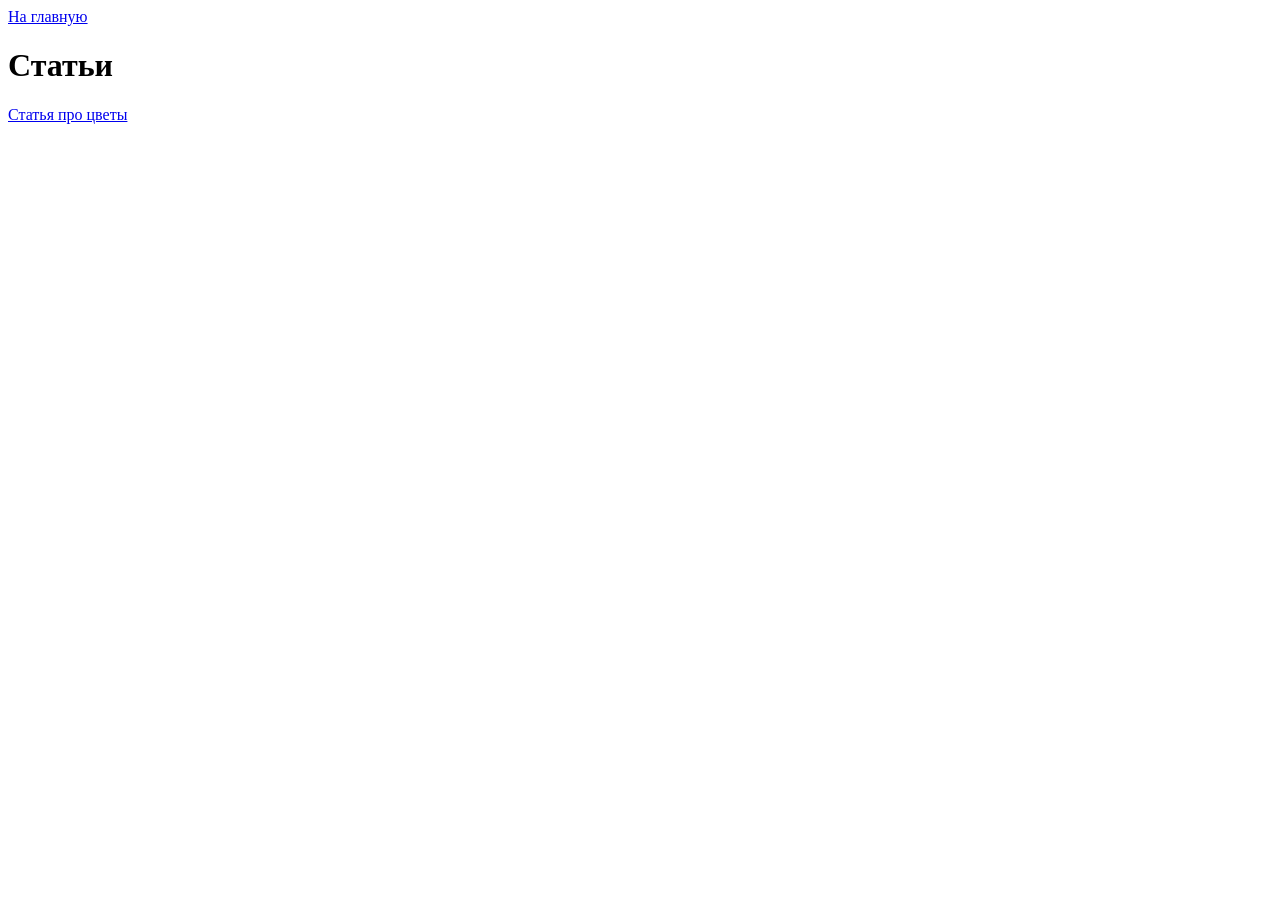
<file: src/pages/articles.html>
<!DOCTYPE html>
<html lang="ru">
  <head>
    <meta charset="UTF-8" />
    <meta name="viewport" content="width=device-width, initial-scale=1.0" />
    <title>Статьи</title>
  </head>
  <body>
    <a href="../index.html">На главную</a>
    <h1>Статьи</h1>

    <a href="articles/plants.html">Статья про цветы</a>
  </body>
</html>
</file>
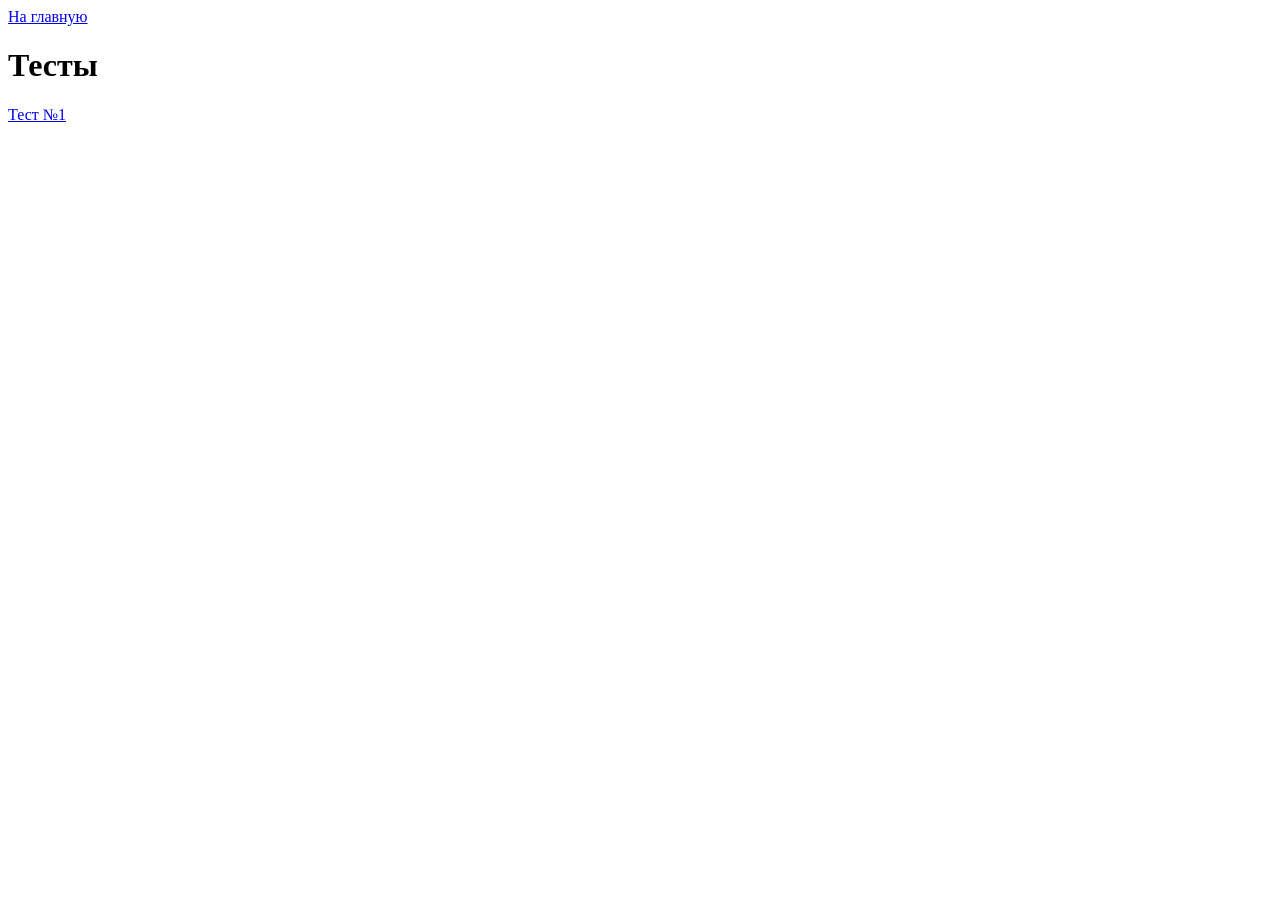
<file: src/pages/tests.html>
<!DOCTYPE html>
<html lang="ru">
  <head>
    <meta charset="UTF-8" />
    <meta name="viewport" content="width=device-width, initial-scale=1.0" />
    <title>Тесты</title>
  </head>
  <body>
    <a href="../index.html">На главную</a>
    <h1>Тесты</h1>

    <a href="tests/test1.html">Тест №1</a>
  </body>
</html>
</file>
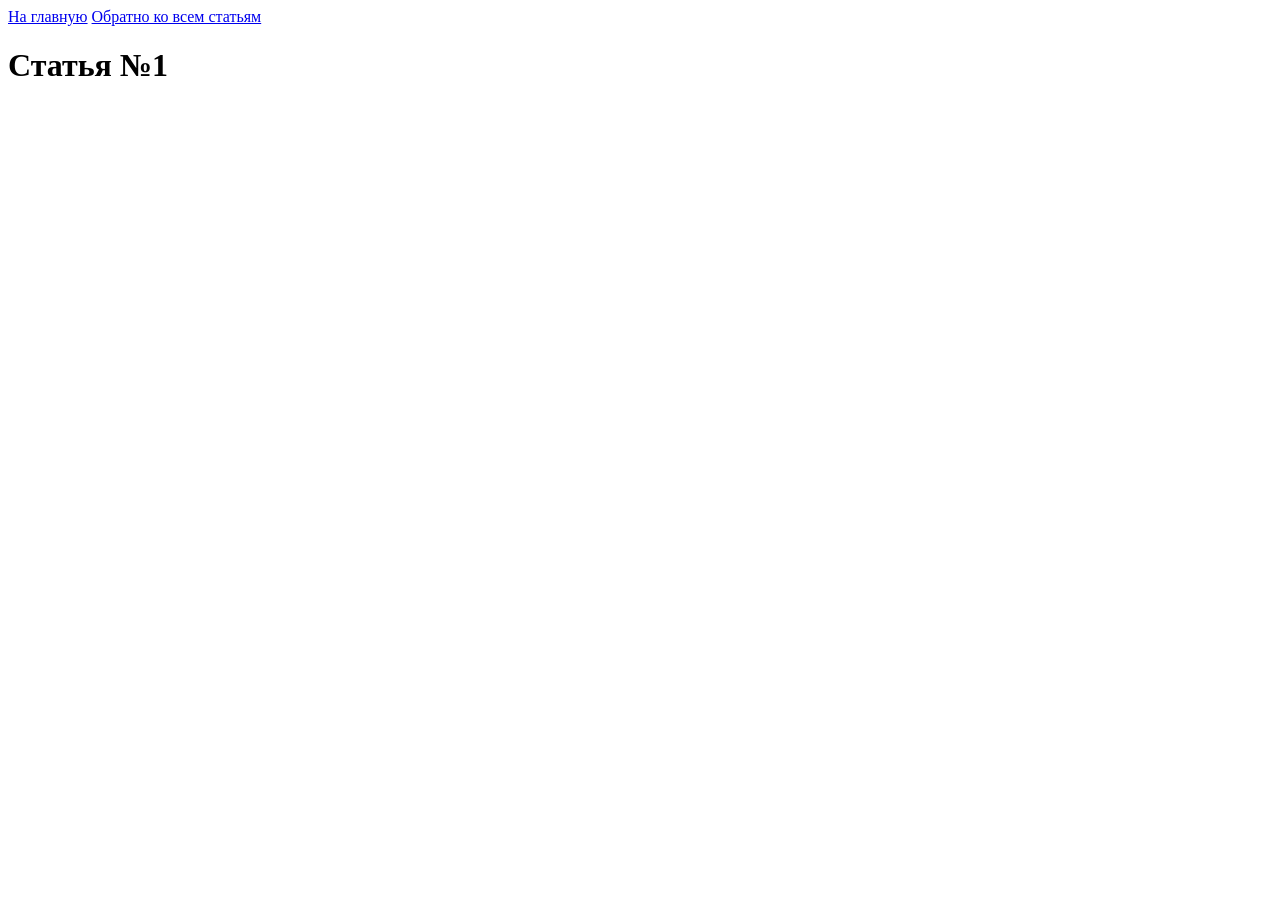
<file: src/pages/articles/plants.html>
<!DOCTYPE html>
<html lang="ru">
  <head>
    <meta charset="UTF-8" />
    <meta name="viewport" content="width=device-width, initial-scale=1.0" />
    <title>Cтатья №1</title>
  </head>
  <body>
    <a href="../../index.html">На главную</a>
    <a href="../articles.html">Обратно ко всем статьям</a>
    <h1>Статья №1</h1>
  </body>
</html>
</file>
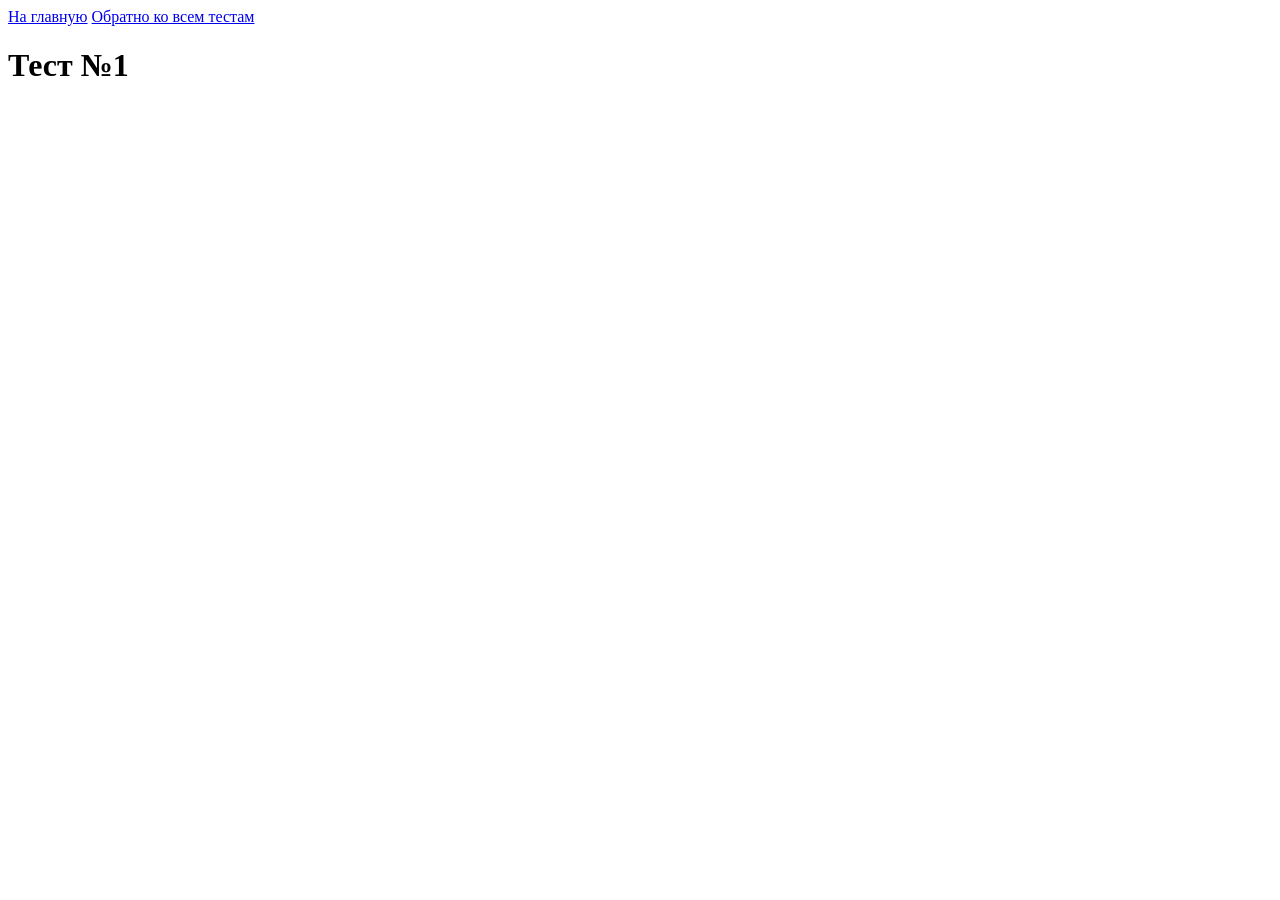
<file: src/pages/tests/test1.html>
<!DOCTYPE html>
<html lang="ru">
  <head>
    <meta charset="UTF-8" />
    <meta name="viewport" content="width=device-width, initial-scale=1.0" />
    <title>Тест №1</title>
  </head>
  <body>
    <a href="../../index.html">На главную</a>
    <a href="../tests.html">Обратно ко всем тестам</a>
    <h1>Тест №1</h1>
  </body>
</html>
</file>
<file: style.css>
@import url(rules.css);
/* PC */
@media screen and (min-width: 461px) {

    .titles_box {
  width: 663px;
  display: flex;
  flex-direction: column;
}

   .timeline_titles {
  display: flex;
  flex-direction: column;
  align-items: center;
  width: 100%;
  gap: 24px;
} 
  .sections_cards {
    display: grid;
    justify-content: center;
    gap: 32px;
    row-gap: 80px;
    width: 976px;
    grid-template-columns: repeat(6, 120px);
    grid-template-rows: repeat(4, 280px);
  }
  .sections {
    width: 100%;
  }

  .sections_titles {
    display: flex;
    flex-direction: column;
    align-items: center;
    margin-bottom: 160px;
  }

  .sections_content {
    display: flex;
    flex-direction: column;
    align-items: center;
  }

  .sections_cards_wrapper {
    width: 100%;
    height: 1832px;
    display: flex;
    justify-content: center;
    background-image: url(images/sword_1.png);
    background-repeat: no-repeat;
    background-size: 80%;
    background-position: center;
  }

  .flip_card {
    width: 305px;
    height: 367px;
  }

  .flip-card-inner {
    width: 305px;
    height: 305px;
    text-align: center;
    transition: transform 0.8s;
    transform-style: preserve-3d;
  }

  .flip-card:hover .flip-card-inner {
    transform: rotateY(180deg);
  }

  .flip-card-front,
  .flip-card-back {
    position: absolute;
    width: 100%;
    height: 100%;
    -webkit-backface-visibility: hidden;
    backface-visibility: hidden;
    border-radius: 20px;
  }

  .flip-card-front {
    background-color: var(--yanwu-red-BG);
    display: flex;
    flex-direction: column;
    text-align: left;
  }

  .flip-card-back {
    background-color: var(--yanwu-red);
    color: white;
    transform: rotateY(180deg);
  }

  .flip-card-back p {
    font-size: 16px;
    font-weight: 500px;
    padding: 32px;
    text-align: left;
  }

  .flip-card-back button {
    height: 56px;
    width: 276px;
    border: none;
    border-radius: 10px;
    font-weight: 500;
    font-size: 16px;
  }

  .flip-card-back a {
    color: var(--yanwu-black);
  }

  .card_grid_1 {
    grid-column-start: 2;
    grid-row-start: 1;
  }
  .card_grid_2 {
    grid-column-start: 5;
    grid-row-start: 2;
  }
  .card_grid_3 {
    grid-column-start: 1;
    grid-row-start: 3;
  }

  .card_grid_4 {
    grid-column-start: 4;
    grid-row-start: 4;
  }

  .card_2 {
    display: flex;
    flex-direction: column;
    align-items: flex-end;
  }

  .card_4 {
    display: flex;
    flex-direction: column;
    align-items: flex-end;
  }

  .card_1_content {
    display: flex;
    align-items: center;
    justify-content: center;
    height: 305px;
    width: 305px;
    border-radius: 20px;
    background-color: var(--yanwu-black);
  }

  .card_1_content:hover {
    background-color: var(--yanwu-white);
    transition: all 0.3s ease;
  }
  .features_text {
    width: 816px;
  }

  .features_titles {
    width: 1322px;
    display: flex;
    flex-direction: column;
    gap: 24px;
  }

  .features_content {
    container-type: inline-size;
    display: flex;
    flex-direction: column;
    text-align: center;
    align-items: center;
  }

  .features_cards {
    display: flex;
    flex-direction: row;
    gap: 32px;
    margin-top: 80px;
  }

  .features_card_1 {
    display: flex;
    justify-content: center;
    align-items: center;
    height: 305px;
    width: 305px;
    background-color: var(--yanwu-red-BG);
    border-radius: 20px;
  }
}

/* PHONE */
@media screen and (max-width: 460px) {
  header {
    display: none;
  }

  #form {
    display: flex;
    flex-direction: column;
    margin-top: 62px;
  }

  .form_button {
    margin-top: 15px;
    width: auto;
  }

  .form_content {
    flex-direction: column;
    height: auto;
  }

  body {
    padding: 32px;
  }

  footer {
    display: flex;
    padding: 32px;
  }

  .footer_content {
    flex-direction: column-reverse;
    width: auto;
    gap: 0;
  }
  .footer_info {
    display: flex;
    align-items: flex-end;
    flex-direction: row;
    justify-content: space-between;
    flex-wrap: wrap;
    border: 0;
    padding-top: 0;
  }

  .footer_menu {
    flex-direction: column;
    border: 0;
  }

  .hero h1 {
    font-size: 48px;
  }

  h5 {
    font-size: 20px;
    width: 30%;
  }
  h6 {
    font-size: 16px;
  }

  h1 {
    font-size: 28px;
  }

  h3 {
    font-size: 16px;
  }

  p {
    font-size: 20px;
  }
  #hero {
    width: auto;
    background-size: 150%;
    padding: 0;
  }
  .hero_content {
    padding: 32px;
    width: 100%;
  }

  .about_content {
    display: flex;
    flex-direction: column;
    align-items: center;
  }

  .icon_text {
    display: none;
  }

  .features_cards {
    width: 460px;
    flex-wrap: wrap;
    justify-content: center;
  }

  .features_content {
    display: flex;
    flex-direction: column;
  }

  .tests_content {
    display: flex;
  }

  .features_text {
    width: 30%;
  }

  /* .timeline {
        width: 100%;
    }
     */
  #timeline {
    padding: 0;
    flex-direction: column;
    flex-wrap: wrap;
    width: 460px;
  }
  .timeline_scroll {
    display: flex;
    flex-direction: column;
    align-items: center;
    flex-wrap: wrap;
    gap: 0;
  }

  .timeline_content {
    display: flex;
    flex-direction: column;
    width: auto;
  }
.titles_box {
        width: auto;
        display: flex;
        flex-direction: column;
        flex-wrap: nowrap;
        align-content: center;
        justify-content: center;
        align-items: center;
}

  .timeline_cards {
    width: 460px;
    flex-flow: wrap;
  }

  .timeline_titles {
    width: auto;
  }

  .timeline_titles h3{
    margin: 0 auto;
  }

  .tl_images {
    width: 80%;
  }

  .tl_shortText {
    font-size: 0;
  }

  #tests {
    display: flex;
    flex-direction: column;
    margin-top: 62px;
  }
  .tests_titles {
    display: flex;
    flex-direction: column;
    align-items: center;
  }

  #features {
    display: flex;
    flex-direction: column;
    margin-top: 62px;
  }

  .sections_cards_wrapper {
    display: none;
  }
  .sections_cards {
    width: 460px;
    display: flex;
    justify-content: center;
    flex-direction: column;
    flex-wrap: nowrap;
    align-items: center;
    gap: 15px;
  }

  .tests_text {
    width: 30%;
  }

  .sections {
    width: 100%;
  }

  .sections_titles {
    display: flex;
    flex-direction: column;
    align-items: center;
    margin-bottom: 160px;
  }

  .sections_content {
    display: flex;
    flex-direction: column;
    align-items: center;
  }

  .sections_cards_wrapper {
    width: 100%;
    /* height: 1832px; */
    display: flex;
    justify-content: center;
    background-image: url(images/sword_1.png);
    background-repeat: no-repeat;
    background-size: 250%;
    background-position: center;
  }

  .flip-card-inner {
    display: flex;
    text-align: center;
    flex-direction: row;
    flex-wrap: nowrap;
    justify-content: center;
    align-items: center;
    text-align: center;
  }

  .flip-card-front,
  .flip-card-back {
    width: 100%;
    height: 100%;
    border-radius: 20px;
    
  }

  .flip-card-back {
    color: white;
  }

  .flip-card-back p {
    font-size: 16px;
    font-weight: 500px;
    padding: 32px;
    text-align: left;
    /* background-color: var(--yanwu-black); */
  }

  .flip-card-back button {
    height: 56px;
    width: 276px;
    border: none;
    border-radius: 10px;
    font-weight: 500;
    font-size: 16px;
  }

  .flip-card-back a {
    color: var(--yanwu-black);
  }

  .card_2 {
    display: flex;
    flex-direction: column;
    align-items: flex-end;
  }

  .card_4 {
    display: flex;
    flex-direction: column;
    align-items: flex-end;
  }

  .card_1_content {
    display: flex;
    align-items: center;
    justify-content: center;
    height: 305px;
    width: 305px;
    border-radius: 20px;
    background-color: var(--yanwu-black);
  }

  .card_1_content:hover {
    background-color: var(--yanwu-white);
    transition: all 0.3s ease;
  }

  .features_text {
    width: auto;
    padding: 0 32px;
  }

  .features_titles {
    width: 1322px;
    display: flex;
    flex-direction: column;
    gap: 24px;
  }

  .features_content {
    container-type: inline-size;
    display: flex;
    flex-direction: column;
    text-align: center;
    align-items: center;
  }

  .features_cards {
    display: flex;
    flex-direction: column-reverse;
    align-items: center;
    justify-content: center;
    flex-wrap: nowrap;
    gap: 32px;
    margin-top: 80px;
  }

  .features_card_1 {
    background-color: var(--yanwu-red-BG);
    border-radius: 20px;
    width: 260px;
  }
  .features_card_1 img {
    width: 100%;
  }
}

* {
  box-sizing: border-box;
}

html {
  height: fit-content;
}
body {
  margin: 0 auto;
  padding: 0;
  background: var(--yanwu-black);
  color: var(--yanwu-white);
  font-family: "Viaoda Libre", "Suisselntl", "Roboto";
  display: flex;
  flex-direction: column;
  gap: 160px;
}

.hero_title {
  font-family: "Viaoda Libre";
  font-size: 96px;
  font-weight: 100;
  letter-spacing: 0%;
  line-height: 100%;
}

/* .features_cards {
        display: flex;
        flex-direction: column;
        grid-template-columns: auto minmax(25ch, 1 fr);
    } */

.hero {
  height: 900px;
  display: flex;
  flex-wrap: wrap;
  align-items: flex-end;
  padding: 64px;
  background-image: url("images/hero_1.png");
  max-width: 100%;
  background-size: 60%;
  background-position: center;
  background-repeat: no-repeat;
}

.hero_content {
  display: flex;
  flex-direction: column;
  /* width: 40%; */
}

.hero_title {
  margin: 0;
  font-size: 128px;
}

.hero_text {
  width: 60%;
  padding-bottom: 24px;
}

.about {
  display: flex;
  flex-direction: column;
  align-items: center;
}

.about_content {
  text-align: center;
  width: 968px;
}

.tests {
  display: flex;
  flex-direction: column;
  align-items: center;
}

.test_container {
  display: flex;
  flex-wrap: wrap;
  align-content: space-between;
  align-items: center;
}

.tests_content {
  display: flex;
  flex-direction: column;
  align-items: center;
}

.tests_titles {
  display: flex;
  flex-direction: column;
  align-items: center;
  width: 1040px;
  text-align: center;
  gap: 24px;
}

.tests_card {
  margin: 117px;
  display: flex;
  flex-wrap: wrap;
}

.tests_card_wrapper {
  width: 389px;
  height: 644px;
  background-color: var(--yanwu-white);
  display: flex;
  align-items: center;
  border-radius: 17px;
}

.tests_card_content {
  display: flex;
  flex-direction: column;
  align-items: center;
  padding: 44px;
  gap: 20px;
}

.tests_card_content p,
h6 {
  margin: 0px;
  color: var(--yanwu-black);
  text-align: center;
}

.tests_card_content p {
  font-size: 16px;
}

.timeline {
  display: flex;
  justify-content: center;
}

.titles_img{
    width: 20%;
    margin: 0 auto;
}


.title_right {
  display: flex;
  justify-content: flex-end;
}

.timeline_cards {
  display: flex;
  flex-direction: row;
  gap: 30px;
  justify-content: center;
}

.card_icon {
  height: 24px;
}

.sections {
  background-size: 30%;
  background: #da3c4142;
  background: radial-gradient(at center, #da3c4113, #00000000);
  background-blend-mode: multiply;
}
</file>
<file: style_catalog.css>
@import url(rules.css);

* {
    margin: 0;
    padding: 0;
}

body {
    background-color: var(--yanwu-black);
    color: var(--yanwu-white);
}

.banner{
    display: flex;
    flex-direction: row;
    background-image: url(images/banner.png);
    background-size: 100%;
    background-position: bottom;
    background-repeat: no-repeat;
    justify-content: space-between;
    align-items: center;
}

.banner_content{
    width: 30%;
    margin-left: 120px;
    margin-right: 120px;
}

.hero{
    margin: 64px;
    position: relative;
}

.myBtnContainer {
    display: flex;
    max-width: 1320px;
    box-sizing: border-box;
}

.tags_container{
    display: flex;
    gap: 8px;
    margin: 64px;
}

.tag{
    padding: 20px;
    padding-top: 15px;
    padding-bottom: 15px;
    border: 1px solid var(--yanwu-red);
    border-radius: 10px;
    background-color: var(--yanwu-black);
    color: var(--yanwu-white);
}

.tag:hover{
    background-color: var(--yanwu-red);
}

.tag_applyed{
    padding: 20px;
    padding-top: 15px;
    padding-bottom: 15px;
    border: 1px solid var(--yanwu-red);
    border-radius: 10px;
    font-family: 'Viaoda Libre';
    background-color: var(--yanwu-black);
}

.tag_applyed_container{
    position:absolute;
    margin: 8px;
    display: flex;
    flex-direction: row;
    gap: 8px;
}

.articles{
    margin: 64px;
    display: flex;
    justify-content: center;
}

article {
    width: 305px;
}

.article_p{
    width: 642px;
}

.articles_container{
    display: flex;
    gap: 31px;
    width: 100%;
    justify-content: center;
}

.description{
    display: flex;
}

h1 {
    color: var(--yanwu-red);
    width: 100%;
    padding: 57px;
}

.description p {
    width: 70%;
    font-size: 24px;
}

P {
    font-size: 24px;
}

.main {
    margin: 64px;
}

.card_scroll {
    display: flex;
    justify-content: space-between;
    align-items: center;
    margin: 124px;
}

.mask_card {
    padding: 40px;
    background-color: var(--yanwu-white);
    border: 1px solid var(--yanwu-red);
    border-radius: 20px;
}

.card_container {
    display: flex;
    flex-direction: column;
    align-items: center;
}

.card_container h1 {
    font-size: 40px;
    color: var(--yanwu-white);
    margin: 24px 0;
}

.banner h1 {
    color: var(--yanwu-white);
}

.logo_end {
    display: flex;
    justify-content: center;
    margin: 160px;
}

.tests_card{
    margin: 117px;
    display: flex;
    flex-wrap: wrap;
    gap: 24px;
}

.tests_card_wrapper{
    width: 389px;
    height: 644px;
    background-color: var(--yanwu-white);
    display: flex;
    align-items: center;
    border-radius: 17px;  
}

.tests_card_content{
    display: flex;
    flex-direction: column;
    align-items: center;
    padding: 44px;
    gap: 20px;
}

.tests_card_content p, h6{
    margin: 0px;
    color: var(--yanwu-white);
    text-align: left;
}

.tests_card_content p{
    font-size: 16px;
}

.container {
  overflow: hidden;
}

.filterDiv {
  float: left;
  background-color: var(--yanwu-black);
  border: 1px solid var(--yanwu-red);
  border-radius: 10px;
  color: var(--yanwu-white);
  width: 100px;
  line-height: 110%;
  text-align: center;
  margin: 8px;
  display: none;
  font-size: 16px;
  padding: 15px 20px;
  width: auto;
  position: absolute;
}

.show {
  display: block;
}

.btn {
  border: none;
  outline: none;
  padding: 12px 16px;
  background-color: var(--yanwu-white);
  cursor: pointer;
}

.btn:hover {
  background-color: var(--yanwu-white);
}

.btn.active {
  background-color: var(--yanwu-red);
  color: white;
}

.grid {
    display: grid;
    gap: 32px;
    row-gap: 160px;
    grid-template-columns: repeat(8, 136px);
    grid-template-rows: repeat(4, 517px);
    justify-content: center;
    margin: 64px;
    align-items: start;
}

.grid p {
    font-size: 16px;
}

.grid > * {
    background-color: var(--yanwu-black);
    border-radius: 10px;
    margin: 80px 0;
}

.article_three {
    grid-column: span 3;
    grid-column-start: 6;
    grid-column-end: 9;
}

.article_three img {
    object-fit: cover;
    border-radius: 5px;
    width: 100%;
    height: 80%;
      
}

.article_two {
    grid-column: span 4;
}

.article_two img {
    object-fit: cover;
    border-radius: 5px;
    width: 100%;
    height: 80%;
}

.article_one, h6 {
    grid-column: span 2;
}

.article_one img {
    object-fit: cover;
    border-radius: 5px;
    width: 100%;
    height: 50%;
}

.article_one h6 {
    font-size: 28px;
}

.button_container {
    display: flex;
    justify-content: center;
    margin: 96px;
}

.timeline_article {
    display: flex;
    width: auto;
    margin: 223px;
}

.other_articles {
    margin: 61px;
    display: flex;
    flex-direction: column;
    gap: 57px;
}
</file>
<file: tests.css>
@import url(rules.css);

body {
    background-color: var(--yanwu-black);
}

.hero, h1 {

    display: flex;
    justify-content: center;
    color: var(--yanwu-white);
    font-size: 40px;
    margin: 64px;
}

.warning h1{
    text-align: center;
    padding: 20px;
    color: var(--yanwu-black);
    font-size: 28px;
}

.quiz {
    display: flex;
    flex-direction: column;
    max-width: 905px;
    width: 100%;
    border-radius: 20px;
    background-color: var(--yanwu-white);
    align-items: center;
    justify-self: center;
    padding: 64px;
    
}

.quiz_option {
    background-color: var(--yanwu-white);
    border: 1px solid var(--yanwu-red);
    border-radius: 10px;
    padding: 20px 50px;
    grid-row: span 2;
    grid-column: span 2;
}

.quiz_option:hover {
    background-color: var(--yanwu-red);
    transition: 0.2s ease-in-out;
    color: var(--yanwu-white);
}

.quiz_option:active {
    background-color: var(--yanwu-red);
    transition: 0.2s ease-in-out;
    color: var(--yanwu-white);
}

.opinions {
    display: grid;
    grid-template-columns: repeat(4, 100px);
    grid-template-rows: repeat(5, 24px);
    column-gap: 20px;
    row-gap: 20px;

}

.input_right {
    grid-column-start: 4;
    grid-column-end: 5;
    background-color: var(--yanwu-red);
}

input {
    background-color: grey;
    border: none;
    border-radius: 10px;
}

.input_right:hover {
    color: var(--yanwu-white);
}

input:hover {
    background-color: var(--yanwu-black);
    color: var(--yanwu-white);
}

p {
    color: var(--yanwu-black);
}

.question {
    margin: 64px 0;
    margin-top: 0;
}

.quiz_content {
    display: flex;
    flex-direction: column;
    align-items: center;
}

.quiz_total {
    margin: 32px;

}
</file>
<file: legends.css>
@import url(rules.css);

body {
    padding: 0;
    margin: 0 auto;
    background-color: var(--yanwu-black);
    color: var(--yanwu-white);
}

h4 {
    color: var(--yanwu-white);
    font-size: 40px;
    font-family: 'Viaoda Libre';
    opacity: 70%;
}

h3 {
    font-size: 64px;
        font-family: 'Viaoda Libre';
}


.banner {
    height: 1400px;
    background-image: url(images/m_banner.png);
    background-repeat: no-repeat;
    background-size: 100%;
    background-color: var(--yanwu-red);
}

.banner_title {
    padding: 64px;
    
}

.part_1 {
    height: 772px;
    background-image: url(images/m-3.png);
    background-repeat: no-repeat;
    background-size: 60%;
    background-position: right;

    display: flex;
    align-items: center;
}

.part1_content {
    width: 50%;
    margin: 64px;
}

.part_2 {
    height: 1200px;
    background-image: url(images/m-4.png);
    background-repeat: no-repeat;
    background-size: 100%;
    background-position: left;
    display: flex;
    align-items: center;


}

.part2_container {
    padding: 64px;
    display: flex;
    flex-direction: row-reverse;
    width: 100%;

}

.part2_content {
    display: grid;
    grid-template-columns: repeat(2, 308px);
    grid-template-rows: repeat(2, 200px);
    
}

.text_right {
    grid-column-start: 2;
    grid-row-start:2 ;

}

.part_3 {
    display: flex;
    flex-direction: column;
    align-items: center;
    text-align: center;
}

.part_4 {
    height:1500px ;
    background-image: url(images/m-5.png);
    background-repeat: no-repeat;
    background-size: 100%;
    background: radial-gradient( #DA3C3F, 80%);
}

.part_5 {
    height: 1123px;
    background-image: url(images/m-6.png);
    background-repeat: no-repeat;
    background-size: 30%;
    display: flex;
    flex-direction: column;
    background-position: right;
}

.part5_content {
    width: 50%;
    margin: 64px;
}

.part_6 {
    text-align: center;
    display: flex;
    flex-direction: column;
    align-items: center;
    text-align: center;
}

.part6_content {
    background-image: url(images/m-7.png);
    height: 1400px;
}

.the_end {
    text-align: center;
    display: flex;
    flex-direction: column;
    align-items: center;
    text-align: center;
}

.the_end h4 {
    color: var(--yanwu-red);
    margin: 0;
    margin-top: 128px;
}

.other_articles {
    width: 379px;
    display: grid;
    grid-template-columns: repeat(4, 94px);
    grid-template-rows: repeat(2, 70px)
}

.title_right {
    grid-column-start: 2;
    grid-row-start:2 ;
}

.scroll {
    display: flex;
    flex-direction: column;
    align-items: center;
    margin-top: 160px;
}
</file>
